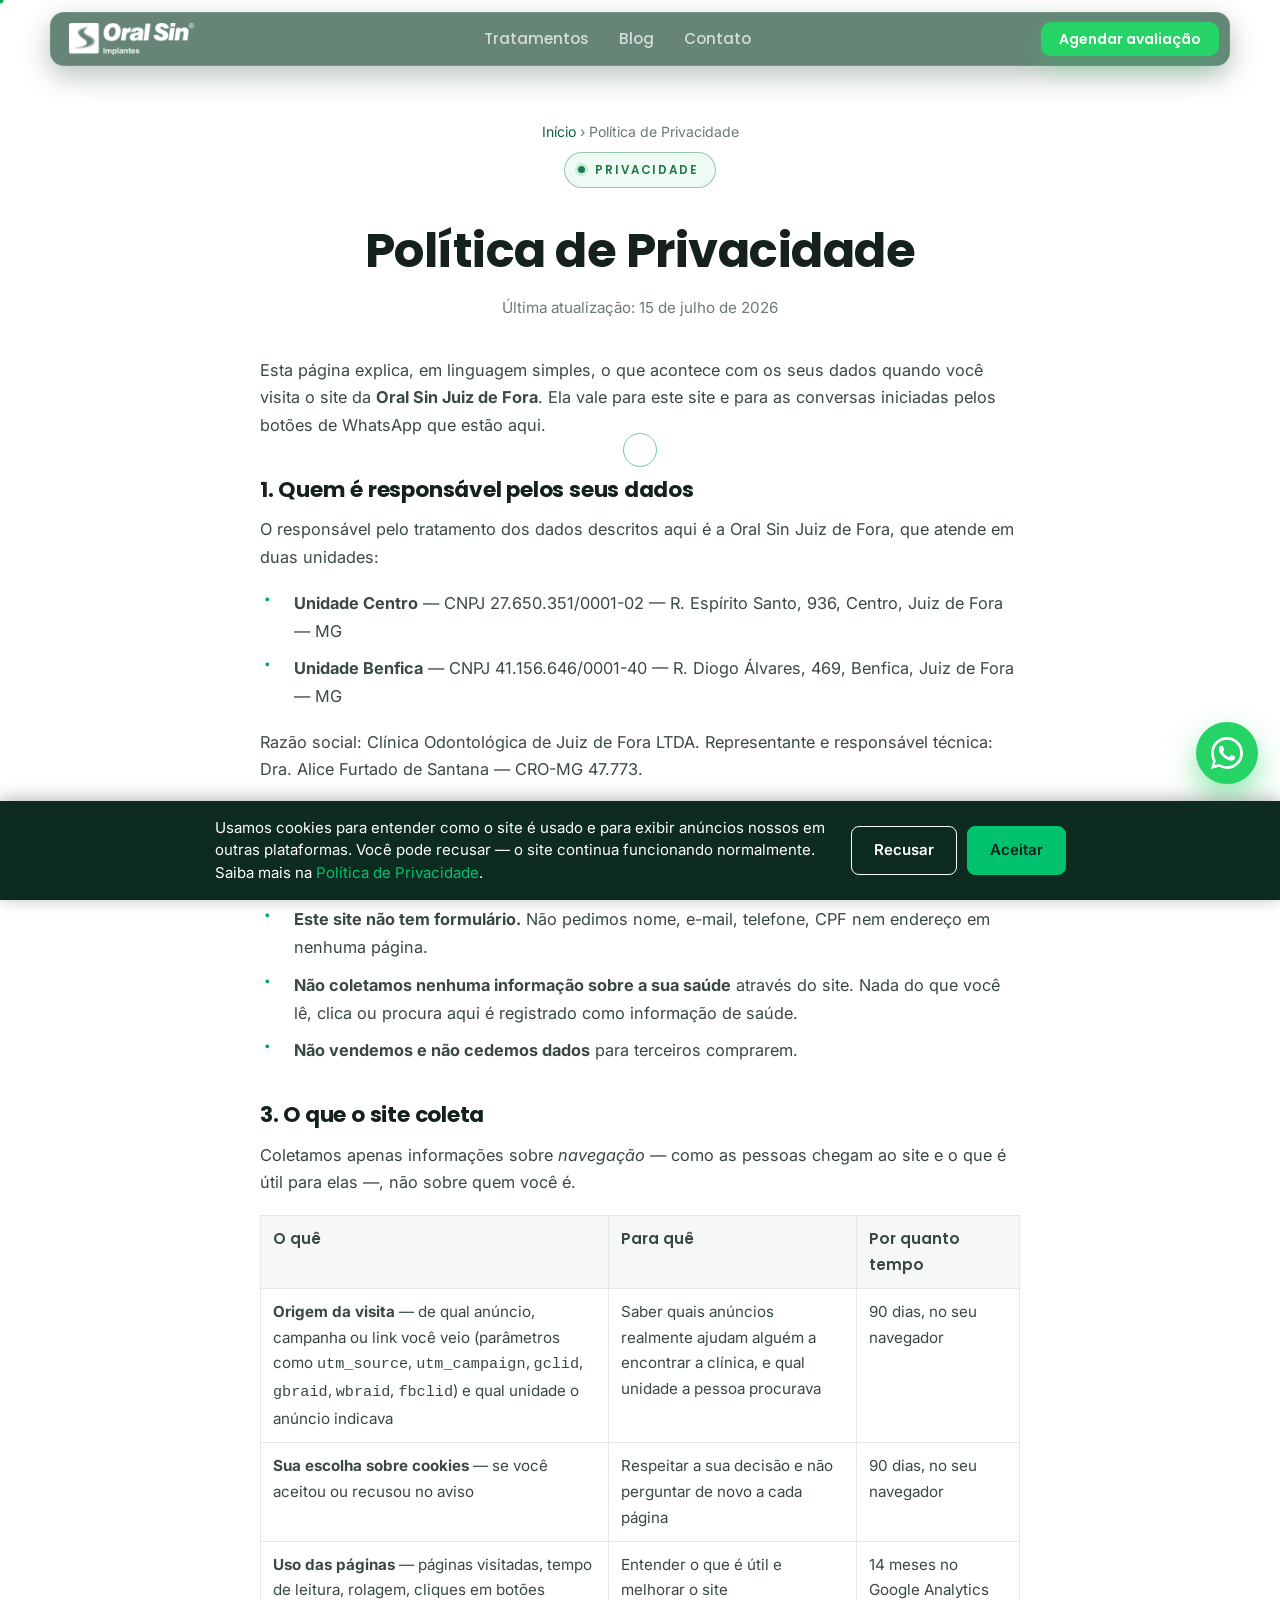
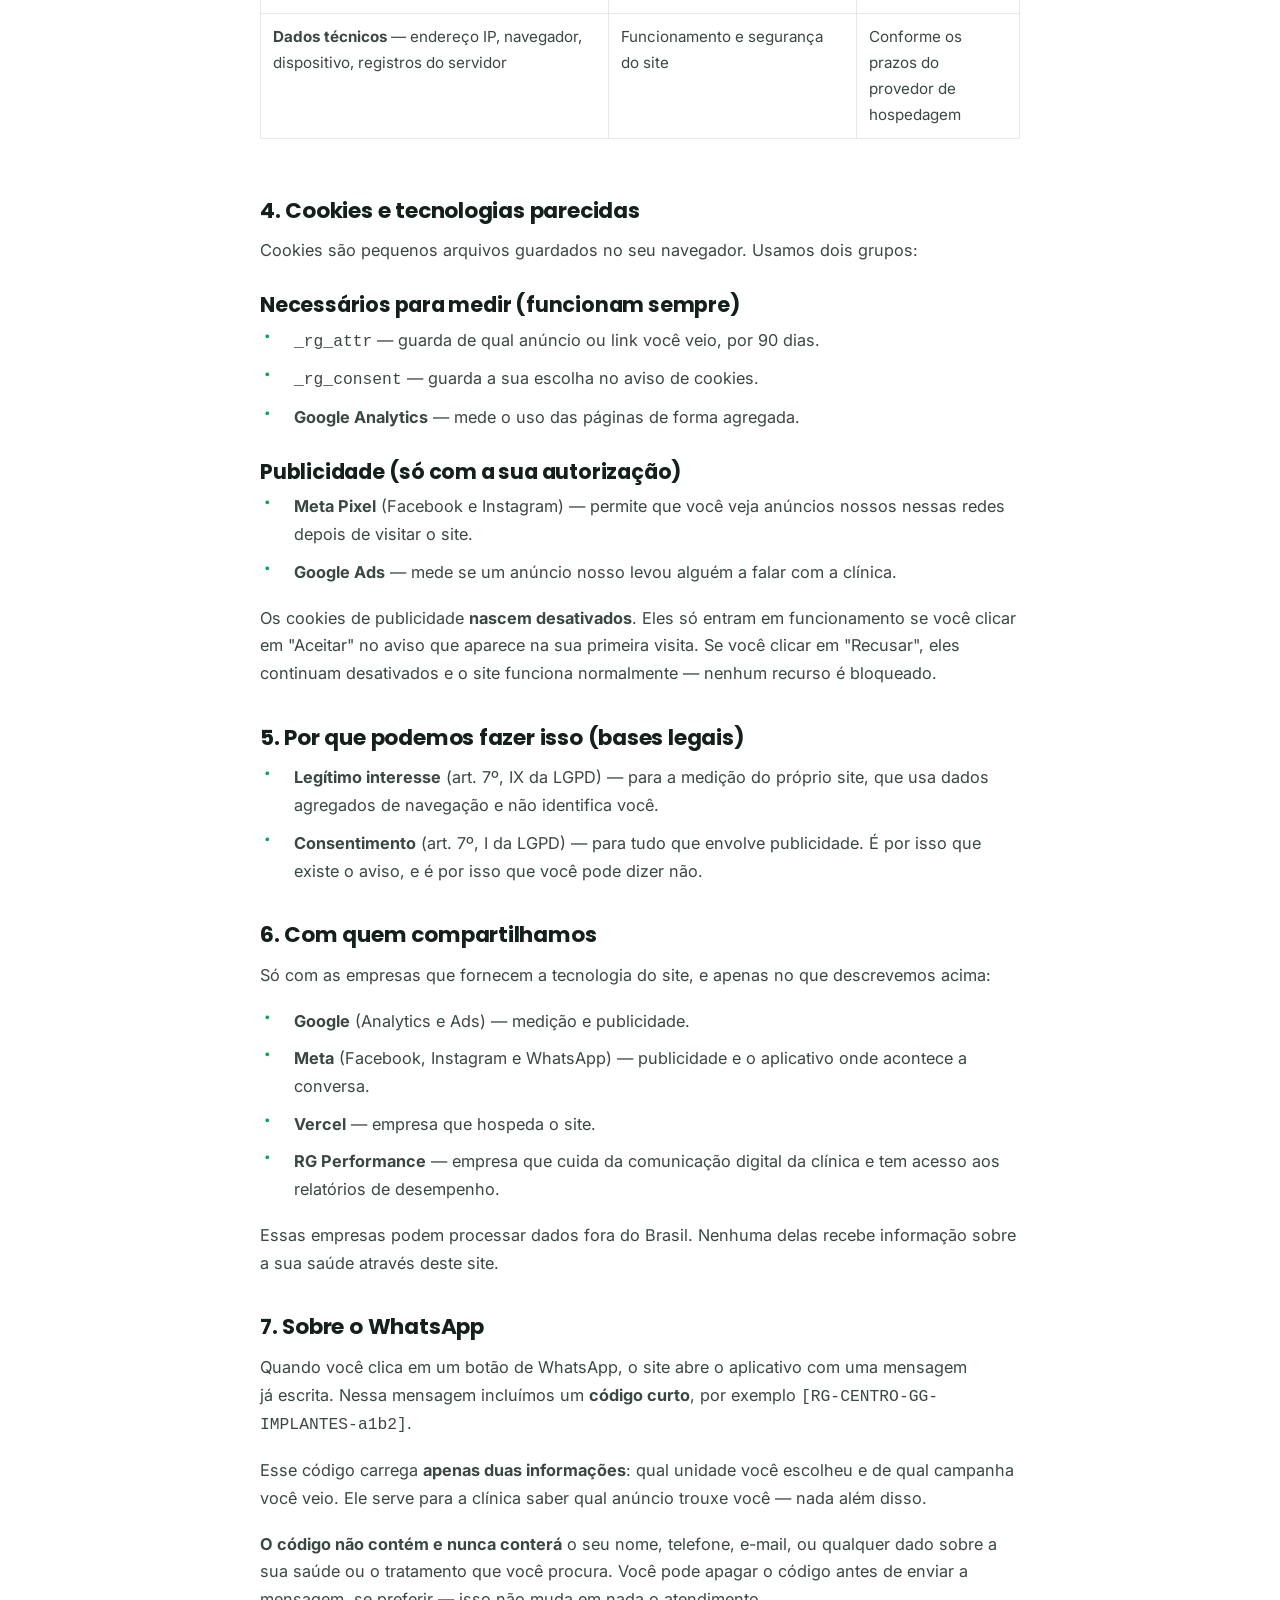
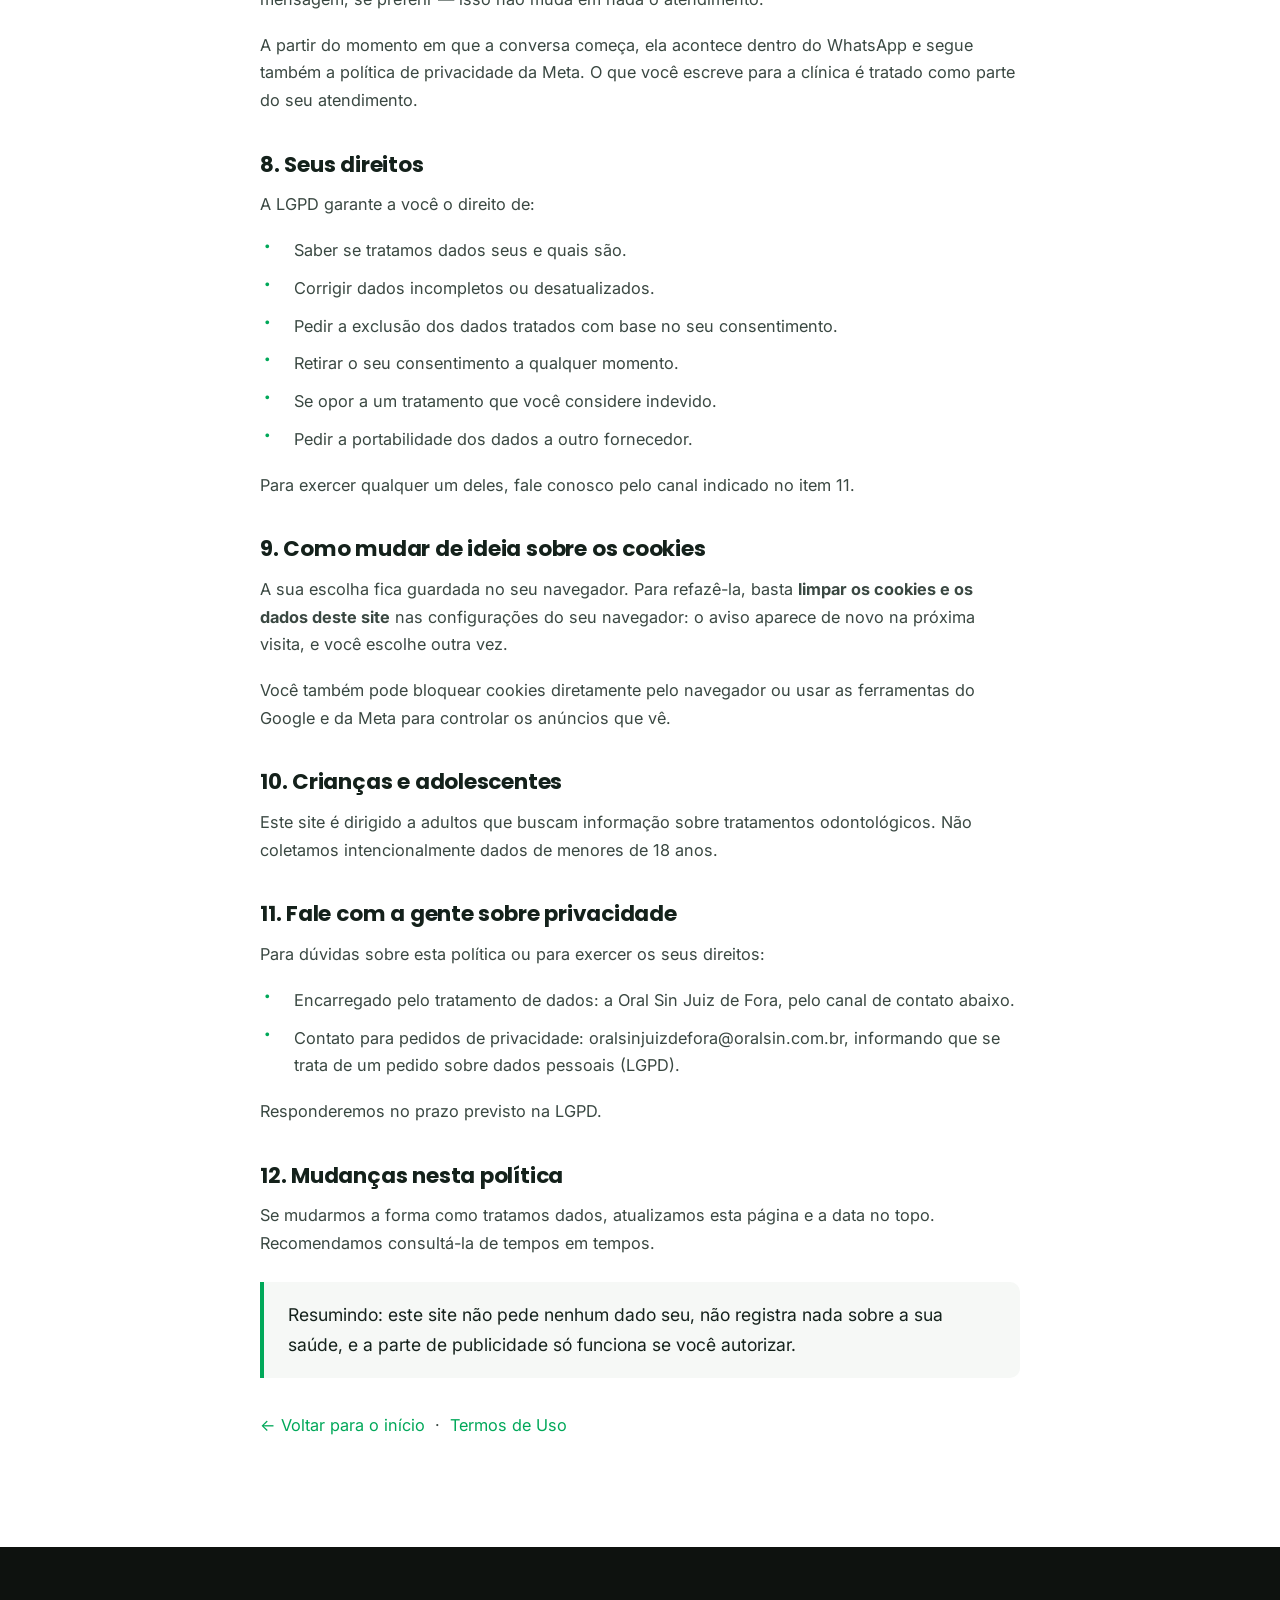
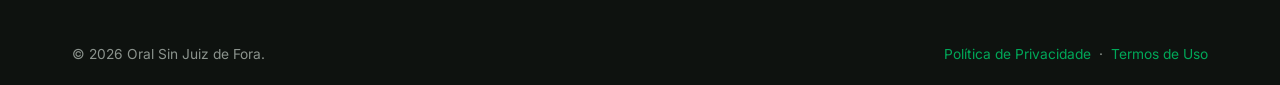
<file: politica-de-privacidade.html>
<!DOCTYPE html>
<html lang="pt-BR">
<head>
  <meta charset="UTF-8" />
  <meta name="viewport" content="width=device-width, initial-scale=1.0" />
  <title>Política de Privacidade | Oral Sin Juiz de Fora</title>
  <meta name="description" content="Como a Oral Sin Juiz de Fora trata os dados de quem visita este site: o que é coletado, por quê, por quanto tempo e como recusar." />
  <meta name="robots" content="index, follow" />
  <link rel="canonical" href="https://oralsinjuizdefora.com.br/politica-de-privacidade" />
  <link rel="icon" type="image/png" sizes="32x32" href="assets/img/favicon-32.png?v=26" />
  <link rel="icon" type="image/png" sizes="192x192" href="assets/img/favicon-192.png?v=26" />
  <link rel="apple-touch-icon" sizes="180x180" href="assets/img/apple-touch-icon.png?v=26" />
  <meta name="theme-color" content="#10603A" />
  <link rel="preconnect" href="https://fonts.googleapis.com" />
  <link rel="preconnect" href="https://fonts.gstatic.com" crossorigin />
  <link href="https://fonts.googleapis.com/css2?family=Poppins:ital,wght@0,500;0,600;0,700;0,800;1,800&family=Inter:wght@400;500;600&display=swap" rel="stylesheet" />
  <link rel="stylesheet" href="assets/css/styles.css?v=29" />
  <script src="assets/js/tracking.js?v=4" defer></script>
  <style>
    /* texto legal: lista com marcador neutro em vez do check da .prose */
    .legal .prose ul li::before { content: "·"; font-size: 1.4rem; line-height: 1; top: -2px; }
    .legal .prose h2 { font-size: 1.35rem; }
    .legal .prose p, .legal .prose ul li { font-size: 1.02rem; }
    .legal .prose table { width: 100%; border-collapse: collapse; margin: 0 0 22px; font-size: .95rem; }
    .legal .prose th, .legal .prose td { border: 1px solid var(--line); padding: 10px 12px; text-align: left; vertical-align: top; }
    .legal .prose th { background: var(--bg-alt); font-family: var(--font-head); font-weight: 600; }
    .legal .prose .tabela-wrap { overflow-x: auto; margin-bottom: 22px; }
  </style>
</head>
<body>
  <header class="header is-stuck">
    <div class="container">
      <a href="index.html" class="logo">
        <img class="logo__png" src="assets/img/logo-oralsin-v2-branco.png" alt="Oral Sin Implantes" onerror="this.remove()" />
        <span class="logo__svg"><span class="logo__mark"><svg viewBox="0 0 44 44" fill="none" aria-hidden="true"><path d="M31 12c-5-3.2-13.5-2.4-15.8 1.8-1.7 3.1 1.2 5.4 5.6 6.8 5.2 1.7 9.3 2.2 8.4 5.9-1 4.3-9.4 5.4-14.6 2" stroke="#fff" stroke-width="2.7" stroke-linecap="round" stroke-linejoin="round"/><path d="M14 31c4.6 2.4 11.4 1.8 14-1" stroke="#fff" stroke-width="1.4" stroke-linecap="round" opacity=".7"/></svg></span><span class="logo__text"><strong>Oral Sin</strong><span>Implantes</span></span></span>
      </a>
      <nav class="nav" aria-label="Menu">
        <a href="index.html#tratamentos">Tratamentos</a>
        <a href="index.html#blog">Blog</a>
        <a href="index.html#contato">Contato</a>
      </nav>
      <div class="header__cta">
        <a href="index.html#agendar" class="btn btn--wpp">Agendar avaliação</a>
      </div>
      <button class="nav-toggle" aria-label="Abrir menu" aria-expanded="false"><span></span><span></span><span></span></button>
    </div>
  </header>

  <article class="article legal">
    <div class="container">
      <div class="article__head">
        <div class="breadcrumb"><a href="index.html">Início</a> › Política de Privacidade</div>
        <span class="eyebrow">Privacidade</span>
        <h1>Política de Privacidade</h1>
        <p class="article__meta">Última atualização: 15 de julho de 2026</p>
      </div>

      <div class="prose">
        <p>Esta página explica, em linguagem simples, o que acontece com os seus dados quando você visita o site da <strong>Oral Sin Juiz de Fora</strong>. Ela vale para este site e para as conversas iniciadas pelos botões de WhatsApp que estão aqui.</p>

        <h2>1. Quem é responsável pelos seus dados</h2>
        <p>O responsável pelo tratamento dos dados descritos aqui é a Oral Sin Juiz de Fora, que atende em duas unidades:</p>
        <ul>
          <li><strong>Unidade Centro</strong> — CNPJ 27.650.351/0001-02 — R. Espírito Santo, 936, Centro, Juiz de Fora — MG</li>
          <li><strong>Unidade Benfica</strong> — CNPJ 41.156.646/0001-40 — R. Diogo Álvares, 469, Benfica, Juiz de Fora — MG</li>
        </ul>
        <p>Razão social: Clínica Odontológica de Juiz de Fora LTDA. Representante e responsável técnica: Dra. Alice Furtado de Santana — CRO-MG 47.773.</p>

        <h2>2. O que este site NÃO coleta</h2>
        <p>Começamos por aqui porque é a parte que mais tranquiliza:</p>
        <ul>
          <li><strong>Este site não tem formulário.</strong> Não pedimos nome, e-mail, telefone, CPF nem endereço em nenhuma página.</li>
          <li><strong>Não coletamos nenhuma informação sobre a sua saúde</strong> através do site. Nada do que você lê, clica ou procura aqui é registrado como informação de saúde.</li>
          <li><strong>Não vendemos e não cedemos dados</strong> para terceiros comprarem.</li>
        </ul>

        <h2>3. O que o site coleta</h2>
        <p>Coletamos apenas informações sobre <em>navegação</em> — como as pessoas chegam ao site e o que é útil para elas —, não sobre quem você é.</p>
        <div class="tabela-wrap">
        <table>
          <tr>
            <th>O quê</th>
            <th>Para quê</th>
            <th>Por quanto tempo</th>
          </tr>
          <tr>
            <td><strong>Origem da visita</strong> — de qual anúncio, campanha ou link você veio (parâmetros como <code>utm_source</code>, <code>utm_campaign</code>, <code>gclid</code>, <code>gbraid</code>, <code>wbraid</code>, <code>fbclid</code>) e qual unidade o anúncio indicava</td>
            <td>Saber quais anúncios realmente ajudam alguém a encontrar a clínica, e qual unidade a pessoa procurava</td>
            <td>90 dias, no seu navegador</td>
          </tr>
          <tr>
            <td><strong>Sua escolha sobre cookies</strong> — se você aceitou ou recusou no aviso</td>
            <td>Respeitar a sua decisão e não perguntar de novo a cada página</td>
            <td>90 dias, no seu navegador</td>
          </tr>
          <tr>
            <td><strong>Uso das páginas</strong> — páginas visitadas, tempo de leitura, rolagem, cliques em botões</td>
            <td>Entender o que é útil e melhorar o site</td>
            <td>14 meses no Google Analytics</td>
          </tr>
          <tr>
            <td><strong>Dados técnicos</strong> — endereço IP, navegador, dispositivo, registros do servidor</td>
            <td>Funcionamento e segurança do site</td>
            <td>Conforme os prazos do provedor de hospedagem</td>
          </tr>
        </table>
        </div>

        <h2>4. Cookies e tecnologias parecidas</h2>
        <p>Cookies são pequenos arquivos guardados no seu navegador. Usamos dois grupos:</p>

        <h3>Necessários para medir (funcionam sempre)</h3>
        <ul>
          <li><code>_rg_attr</code> — guarda de qual anúncio ou link você veio, por 90 dias.</li>
          <li><code>_rg_consent</code> — guarda a sua escolha no aviso de cookies.</li>
          <li><strong>Google Analytics</strong> — mede o uso das páginas de forma agregada.</li>
        </ul>

        <h3>Publicidade (só com a sua autorização)</h3>
        <ul>
          <li><strong>Meta Pixel</strong> (Facebook e Instagram) — permite que você veja anúncios nossos nessas redes depois de visitar o site.</li>
          <li><strong>Google Ads</strong> — mede se um anúncio nosso levou alguém a falar com a clínica.</li>
        </ul>
        <p>Os cookies de publicidade <strong>nascem desativados</strong>. Eles só entram em funcionamento se você clicar em "Aceitar" no aviso que aparece na sua primeira visita. Se você clicar em "Recusar", eles continuam desativados e o site funciona normalmente — nenhum recurso é bloqueado.</p>

        <h2>5. Por que podemos fazer isso (bases legais)</h2>
        <ul>
          <li><strong>Legítimo interesse</strong> (art. 7º, IX da LGPD) — para a medição do próprio site, que usa dados agregados de navegação e não identifica você.</li>
          <li><strong>Consentimento</strong> (art. 7º, I da LGPD) — para tudo que envolve publicidade. É por isso que existe o aviso, e é por isso que você pode dizer não.</li>
        </ul>

        <h2>6. Com quem compartilhamos</h2>
        <p>Só com as empresas que fornecem a tecnologia do site, e apenas no que descrevemos acima:</p>
        <ul>
          <li><strong>Google</strong> (Analytics e Ads) — medição e publicidade.</li>
          <li><strong>Meta</strong> (Facebook, Instagram e WhatsApp) — publicidade e o aplicativo onde acontece a conversa.</li>
          <li><strong>Vercel</strong> — empresa que hospeda o site.</li>
          <li><strong>RG Performance</strong> — empresa que cuida da comunicação digital da clínica e tem acesso aos relatórios de desempenho.</li>
        </ul>
        <p>Essas empresas podem processar dados fora do Brasil. Nenhuma delas recebe informação sobre a sua saúde através deste site.</p>

        <h2>7. Sobre o WhatsApp</h2>
        <p>Quando você clica em um botão de WhatsApp, o site abre o aplicativo com uma mensagem já escrita. Nessa mensagem incluímos um <strong>código curto</strong>, por exemplo <code>[RG-CENTRO-GG-IMPLANTES-a1b2]</code>.</p>
        <p>Esse código carrega <strong>apenas duas informações</strong>: qual unidade você escolheu e de qual campanha você veio. Ele serve para a clínica saber qual anúncio trouxe você — nada além disso.</p>
        <p><strong>O código não contém e nunca conterá</strong> o seu nome, telefone, e-mail, ou qualquer dado sobre a sua saúde ou o tratamento que você procura. Você pode apagar o código antes de enviar a mensagem, se preferir — isso não muda em nada o atendimento.</p>
        <p>A partir do momento em que a conversa começa, ela acontece dentro do WhatsApp e segue também a política de privacidade da Meta. O que você escreve para a clínica é tratado como parte do seu atendimento.</p>

        <h2>8. Seus direitos</h2>
        <p>A LGPD garante a você o direito de:</p>
        <ul>
          <li>Saber se tratamos dados seus e quais são.</li>
          <li>Corrigir dados incompletos ou desatualizados.</li>
          <li>Pedir a exclusão dos dados tratados com base no seu consentimento.</li>
          <li>Retirar o seu consentimento a qualquer momento.</li>
          <li>Se opor a um tratamento que você considere indevido.</li>
          <li>Pedir a portabilidade dos dados a outro fornecedor.</li>
        </ul>
        <p>Para exercer qualquer um deles, fale conosco pelo canal indicado no item 11.</p>

        <h2>9. Como mudar de ideia sobre os cookies</h2>
        <p>A sua escolha fica guardada no seu navegador. Para refazê-la, basta <strong>limpar os cookies e os dados deste site</strong> nas configurações do seu navegador: o aviso aparece de novo na próxima visita, e você escolhe outra vez.</p>
        <p>Você também pode bloquear cookies diretamente pelo navegador ou usar as ferramentas do <a href="https://myadcenter.google.com/" target="_blank" rel="noopener">Google</a> e da <a href="https://www.facebook.com/adpreferences" target="_blank" rel="noopener">Meta</a> para controlar os anúncios que vê.</p>

        <h2>10. Crianças e adolescentes</h2>
        <p>Este site é dirigido a adultos que buscam informação sobre tratamentos odontológicos. Não coletamos intencionalmente dados de menores de 18 anos.</p>

        <h2>11. Fale com a gente sobre privacidade</h2>
        <p>Para dúvidas sobre esta política ou para exercer os seus direitos:</p>
        <ul>
          <li>Encarregado pelo tratamento de dados: a Oral Sin Juiz de Fora, pelo canal de contato abaixo.</li>
          <li>Contato para pedidos de privacidade: <a href="mailto:oralsinjuizdefora@oralsin.com.br">oralsinjuizdefora@oralsin.com.br</a>, informando que se trata de um pedido sobre dados pessoais (LGPD).</li>
        </ul>
        <p>Responderemos no prazo previsto na LGPD.</p>

        <h2>12. Mudanças nesta política</h2>
        <p>Se mudarmos a forma como tratamos dados, atualizamos esta página e a data no topo. Recomendamos consultá-la de tempos em tempos.</p>

        <blockquote>Resumindo: este site não pede nenhum dado seu, não registra nada sobre a sua saúde, e a parte de publicidade só funciona se você autorizar.</blockquote>

        <p style="margin-top:34px;"><a href="index.html" style="color:var(--green)">&larr; Voltar para o início</a> &nbsp;·&nbsp; <a href="termos-de-uso.html" style="color:var(--green)">Termos de Uso</a></p>
      </div>
    </div>
  </article>

  <footer class="footer">
    <div class="container">
      <div class="footer__bottom" style="border:0;">
        <span>&copy; <span id="year">2026</span> Oral Sin Juiz de Fora.</span>
        <span><a href="politica-de-privacidade.html" style="color:var(--green)">Política de Privacidade</a> &nbsp;·&nbsp; <a href="termos-de-uso.html" style="color:var(--green)">Termos de Uso</a></span>
      </div>
    </div>
  </footer>

  <a class="wpp-float" href="index.html#agendar" aria-label="Agendar avaliação no WhatsApp">
    <svg viewBox="0 0 32 32" fill="currentColor"><path d="M16.003 0C7.164 0 .002 7.16.002 16c0 2.82.74 5.583 2.15 8.02L0 32l8.204-2.15A15.9 15.9 0 0 0 16.003 32C24.84 32 32 24.84 32 16S24.84 0 16.003 0zm0 29.2c-2.5 0-4.95-.67-7.088-1.94l-.508-.3-4.87 1.277 1.3-4.75-.33-.52A13.16 13.16 0 0 1 2.8 16c0-7.28 5.92-13.2 13.203-13.2 3.53 0 6.845 1.375 9.34 3.872a13.13 13.13 0 0 1 3.865 9.33c0 7.28-5.92 13.198-13.205 13.198zm7.24-9.885c-.397-.198-2.348-1.158-2.712-1.29-.363-.132-.628-.198-.892.2-.264.396-1.024 1.29-1.256 1.554-.23.264-.463.297-.86.1-.397-.2-1.676-.618-3.193-1.97-1.18-1.052-1.977-2.35-2.21-2.747-.23-.396-.024-.61.174-.807.178-.177.397-.462.595-.694.198-.23.264-.396.397-.66.132-.264.066-.495-.033-.694-.1-.198-.892-2.15-1.223-2.943-.322-.773-.65-.668-.892-.68l-.76-.014c-.264 0-.694.1-1.058.495-.363.396-1.388 1.356-1.388 3.31 0 1.953 1.42 3.84 1.618 4.104.198.264 2.796 4.27 6.775 5.986.947.41 1.686.653 2.262.836.95.302 1.815.26 2.498.157.762-.114 2.348-.96 2.68-1.884.33-.925.33-1.72.23-1.884-.098-.164-.362-.263-.76-.462z"/></svg>
  </a>
  <script src="assets/js/main.js?v=29"></script>
</body>
</html>
</file>
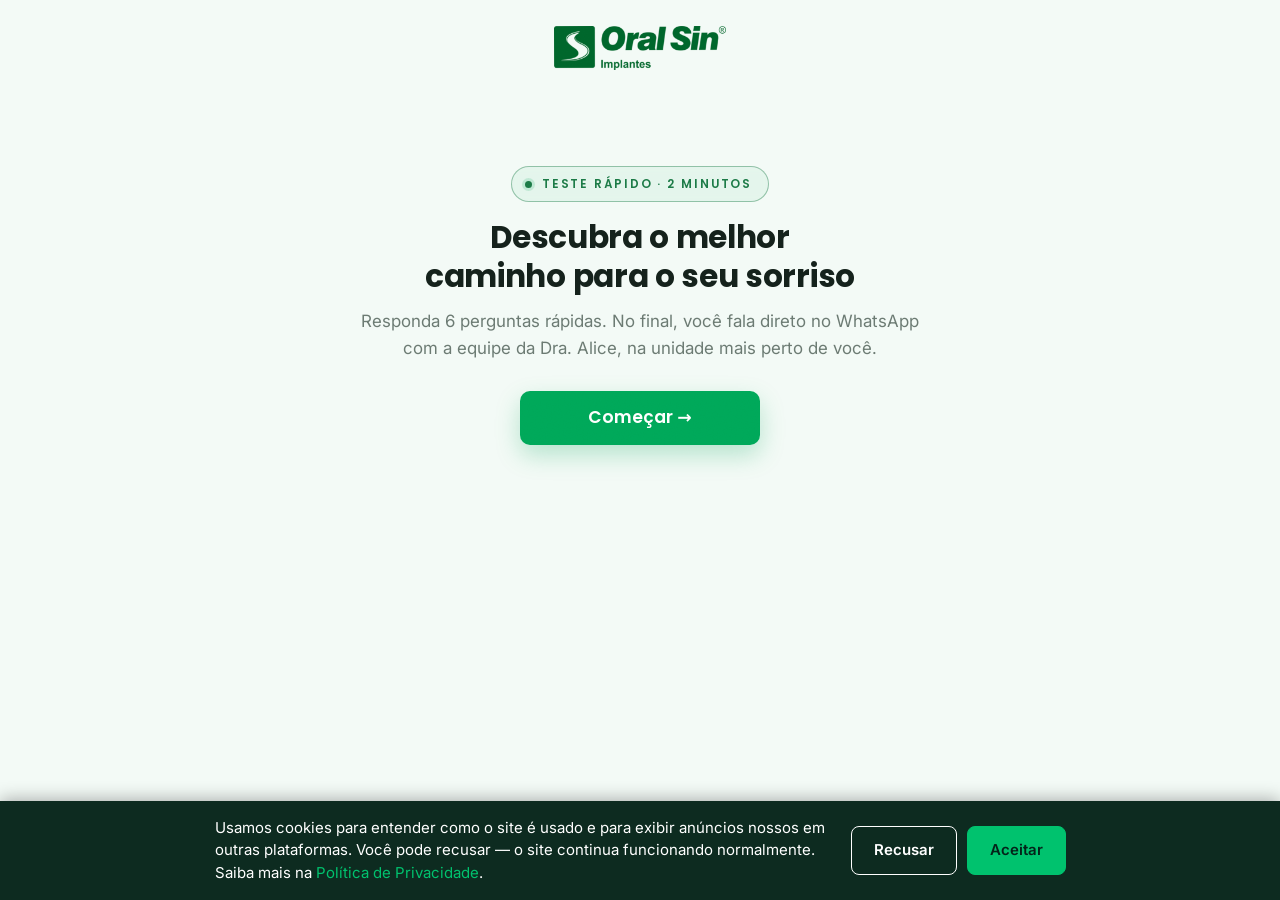
<file: quiz.html>
<!DOCTYPE html>
<html lang="pt-BR">
<head>
  <meta charset="UTF-8" />
  <meta name="viewport" content="width=device-width, initial-scale=1.0" />
  <title>Descubra o Melhor Caminho Para o Seu Sorriso | Oral Sin Juiz de Fora</title>
  <meta name="description" content="Responda 6 perguntas rápidas e descubra qual caminho combina com o seu caso: implante dentário, prótese fixa ou facetas. Fale direto no WhatsApp com a equipe da Dra. Alice em Juiz de Fora." />
  <link rel="canonical" href="https://oralsinjuizdefora.com.br/quiz" />

  <link rel="icon" type="image/png" sizes="32x32" href="assets/img/favicon-32.png?v=29" />
  <link rel="icon" type="image/png" sizes="192x192" href="assets/img/favicon-192.png?v=29" />
  <link rel="icon" type="image/png" sizes="512x512" href="assets/img/favicon-512.png?v=29" />
  <link rel="apple-touch-icon" sizes="180x180" href="assets/img/apple-touch-icon.png?v=29" />
  <meta name="theme-color" content="#10603A" />

  <meta property="og:type" content="website" />
  <meta property="og:title" content="Descubra o Melhor Caminho Para o Seu Sorriso | Oral Sin Juiz de Fora" />
  <meta property="og:description" content="6 perguntas rápidas: implante, prótese fixa ou facetas. No final, você fala direto no WhatsApp com a equipe da Dra. Alice." />
  <meta property="og:locale" content="pt_BR" />

  <link rel="preconnect" href="https://fonts.googleapis.com" />
  <link rel="preconnect" href="https://fonts.gstatic.com" crossorigin />
  <link href="https://fonts.googleapis.com/css2?family=Poppins:ital,wght@0,500;0,600;0,700;0,800;1,800&family=Inter:wght@400;500;600&display=swap" rel="stylesheet" />
  <link rel="stylesheet" href="assets/css/styles.css?v=30" />
  <link rel="stylesheet" href="assets/css/quiz.css?v=3" />
  <script src="assets/js/tracking.js?v=4" defer></script>
</head>
<body class="quiz-body">

  <!-- Sem header/nav de proposito: pagina de destino de anuncio, foco total
       no fluxo. A logo leva de volta ao site para quem quiser sair. -->
  <div class="quiz-top">
    <a href="/" class="quiz-logo" aria-label="Voltar ao site da Oral Sin Juiz de Fora">
      <img src="assets/img/logo-oralsin-v2-verde.png" alt="Oral Sin Implantes — Juiz de Fora" onerror="this.remove()" />
    </a>
  </div>

  <!-- id="quiz" tambem alimenta o tracking: o listener global do
       tracking.js registra secao:'quiz' no clique final de WhatsApp. -->
  <section id="quiz" class="quiz-wrap">

    <div class="quiz-progress" id="quizProgress" hidden>
      <span class="quiz-progress__label" id="quizProgressLabel">Pergunta 1 de 6</span>
      <div class="quiz-progress__bar" aria-hidden="true"><span id="quizProgressFill"></span></div>
    </div>

    <div class="quiz-screen" id="quizScreen" aria-live="polite">
      <!-- Tela 0 estatica: aparece mesmo antes do JS carregar.
           O quiz.js assume a partir do clique em "Começar". -->
      <div class="quiz-intro">
        <span class="eyebrow">Teste rápido · 2 minutos</span>
        <h1 class="quiz-title">Descubra o melhor caminho para o seu sorriso</h1>
        <p class="quiz-sub">
          Responda 6 perguntas rápidas. No final, você fala direto no WhatsApp
          com a equipe da Dra. Alice, na unidade mais perto de você.
        </p>
        <button type="button" class="btn btn--green btn--lg quiz-start" id="quizStart">Começar →</button>
        <noscript>
          <p class="quiz-sub" style="margin-top:24px;">
            Para fazer o teste, ative o JavaScript — ou, se preferir,
            <a href="/#agendar" style="color:var(--green-deep);font-weight:600;">fale direto com a equipe pelo WhatsApp</a>.
          </p>
        </noscript>
      </div>
    </div>

  </section>

  <footer class="quiz-footer">
    <span>Oral Sin Juiz de Fora · Centro e Benfica</span>
    <span>Conteúdo de caráter informativo. A indicação de tratamento é feita apenas em exame clínico presencial.</span>
  </footer>

  <script src="assets/js/quiz.js?v=5"></script>
</body>
</html>
</file>
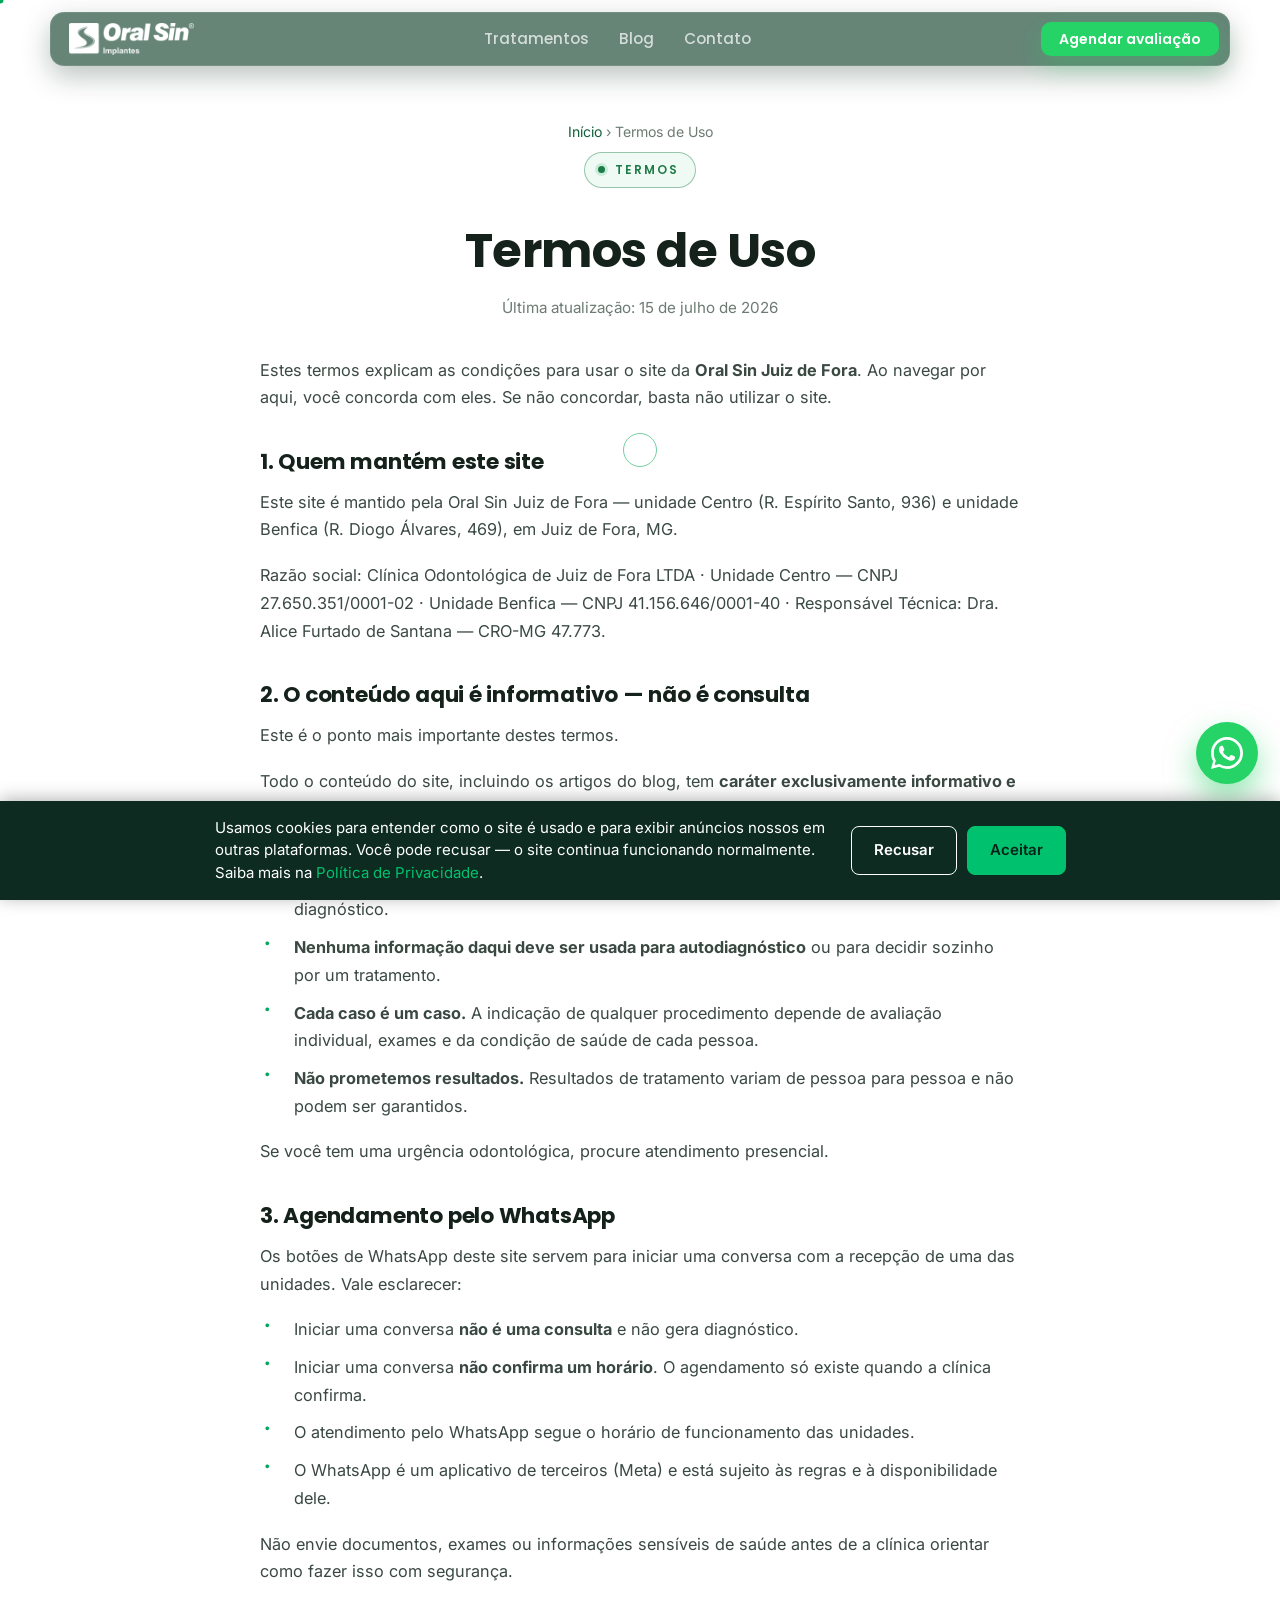
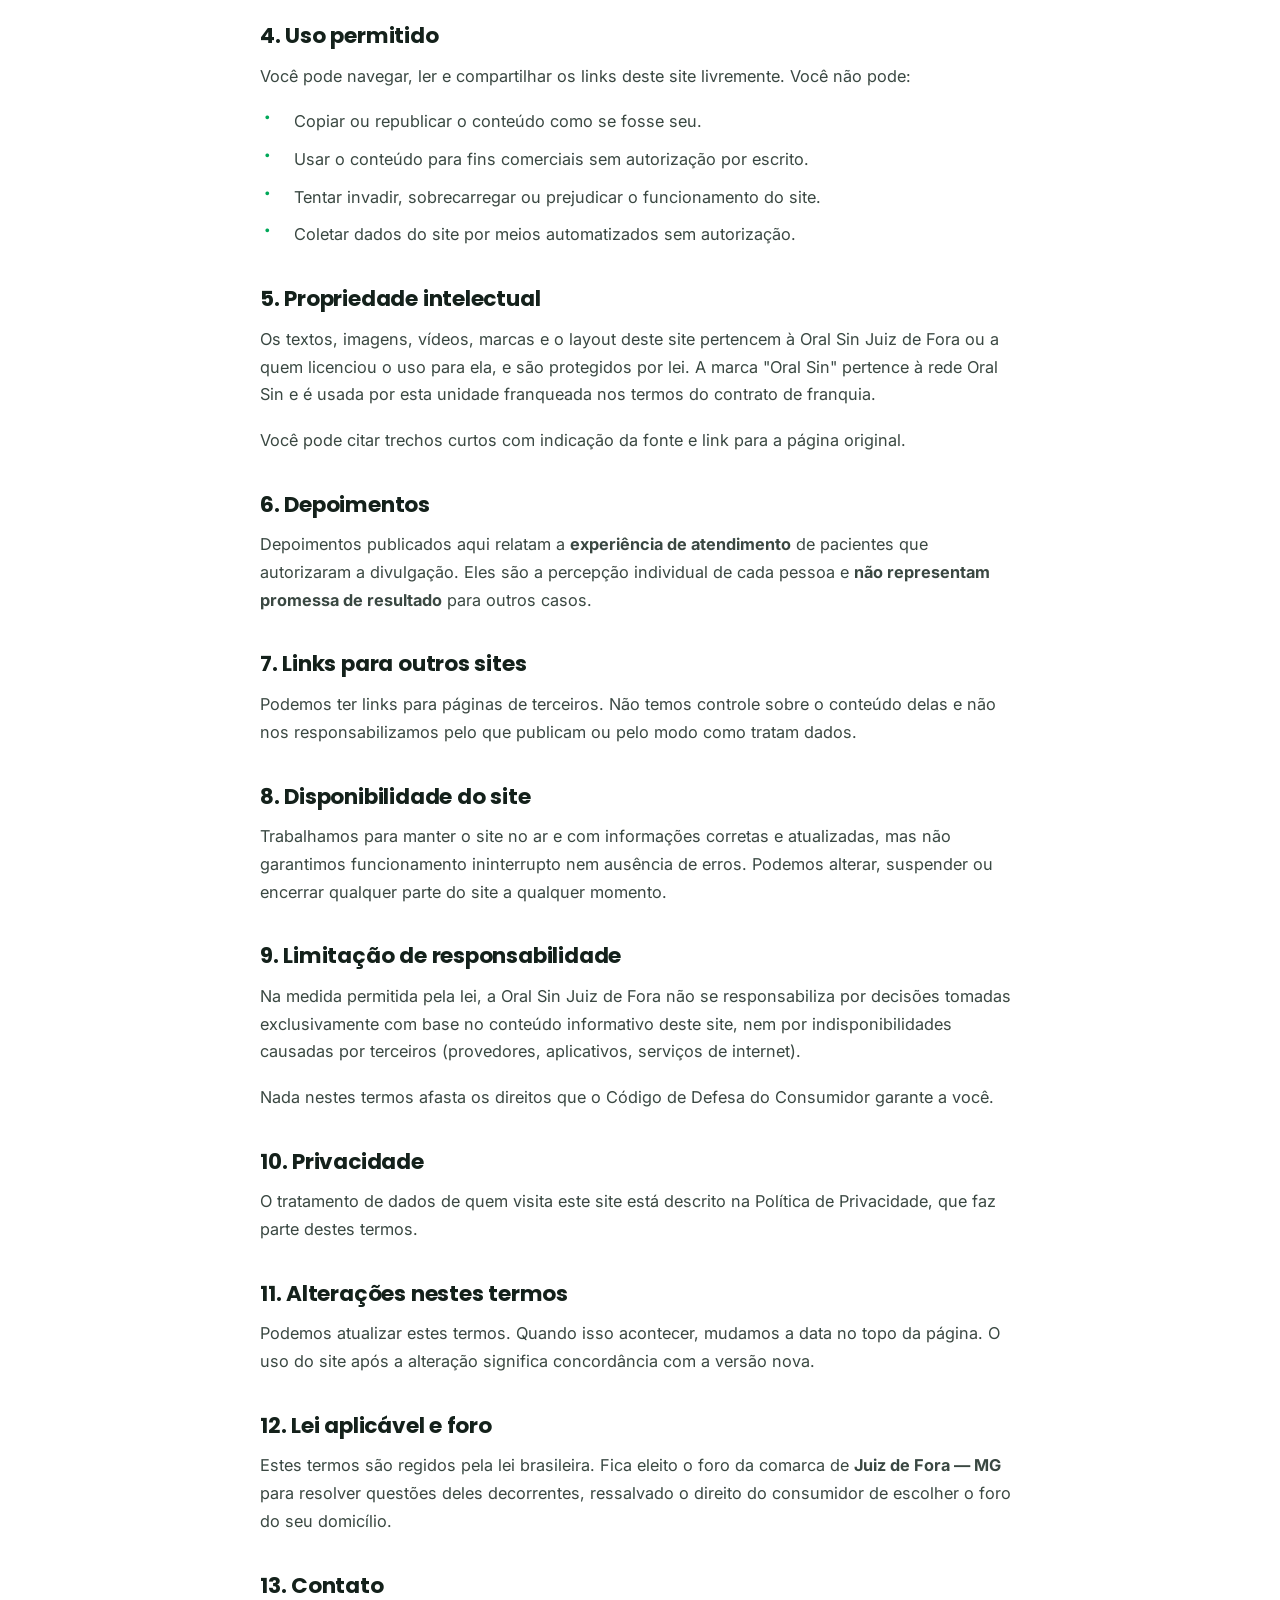
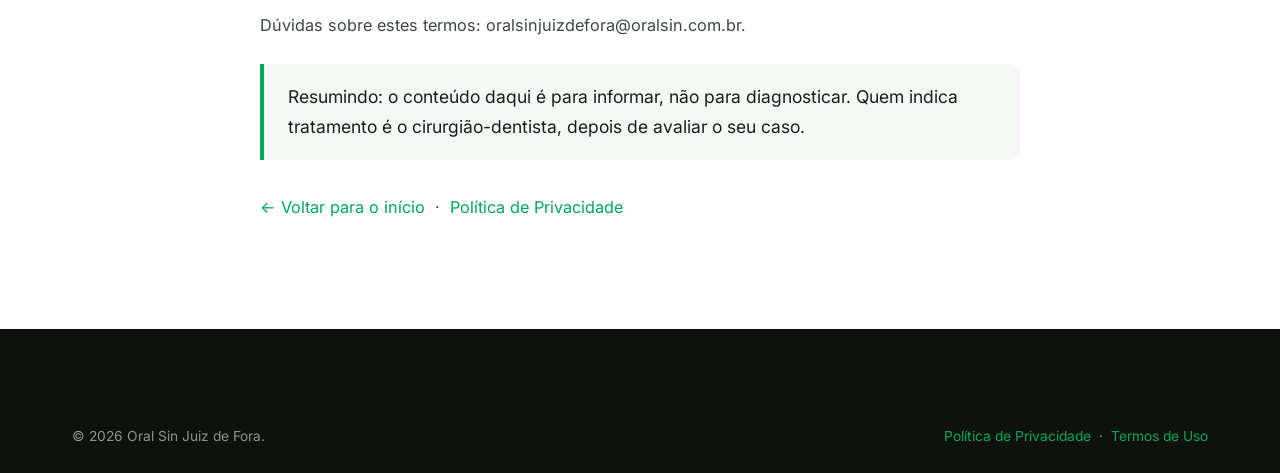
<file: termos-de-uso.html>
<!DOCTYPE html>
<html lang="pt-BR">
<head>
  <meta charset="UTF-8" />
  <meta name="viewport" content="width=device-width, initial-scale=1.0" />
  <title>Termos de Uso | Oral Sin Juiz de Fora</title>
  <meta name="description" content="Condições de uso do site da Oral Sin Juiz de Fora: caráter informativo do conteúdo, agendamento por WhatsApp e limites de responsabilidade." />
  <meta name="robots" content="index, follow" />
  <link rel="canonical" href="https://oralsinjuizdefora.com.br/termos-de-uso" />
  <link rel="icon" type="image/png" sizes="32x32" href="assets/img/favicon-32.png?v=26" />
  <link rel="icon" type="image/png" sizes="192x192" href="assets/img/favicon-192.png?v=26" />
  <link rel="apple-touch-icon" sizes="180x180" href="assets/img/apple-touch-icon.png?v=26" />
  <meta name="theme-color" content="#10603A" />
  <link rel="preconnect" href="https://fonts.googleapis.com" />
  <link rel="preconnect" href="https://fonts.gstatic.com" crossorigin />
  <link href="https://fonts.googleapis.com/css2?family=Poppins:ital,wght@0,500;0,600;0,700;0,800;1,800&family=Inter:wght@400;500;600&display=swap" rel="stylesheet" />
  <link rel="stylesheet" href="assets/css/styles.css?v=29" />
  <script src="assets/js/tracking.js?v=4" defer></script>
  <style>
    .legal .prose ul li::before { content: "·"; font-size: 1.4rem; line-height: 1; top: -2px; }
    .legal .prose h2 { font-size: 1.35rem; }
    .legal .prose p, .legal .prose ul li { font-size: 1.02rem; }
  </style>
</head>
<body>
  <header class="header is-stuck">
    <div class="container">
      <a href="index.html" class="logo">
        <img class="logo__png" src="assets/img/logo-oralsin-v2-branco.png" alt="Oral Sin Implantes" onerror="this.remove()" />
        <span class="logo__svg"><span class="logo__mark"><svg viewBox="0 0 44 44" fill="none" aria-hidden="true"><path d="M31 12c-5-3.2-13.5-2.4-15.8 1.8-1.7 3.1 1.2 5.4 5.6 6.8 5.2 1.7 9.3 2.2 8.4 5.9-1 4.3-9.4 5.4-14.6 2" stroke="#fff" stroke-width="2.7" stroke-linecap="round" stroke-linejoin="round"/><path d="M14 31c4.6 2.4 11.4 1.8 14-1" stroke="#fff" stroke-width="1.4" stroke-linecap="round" opacity=".7"/></svg></span><span class="logo__text"><strong>Oral Sin</strong><span>Implantes</span></span></span>
      </a>
      <nav class="nav" aria-label="Menu">
        <a href="index.html#tratamentos">Tratamentos</a>
        <a href="index.html#blog">Blog</a>
        <a href="index.html#contato">Contato</a>
      </nav>
      <div class="header__cta">
        <a href="index.html#agendar" class="btn btn--wpp">Agendar avaliação</a>
      </div>
      <button class="nav-toggle" aria-label="Abrir menu" aria-expanded="false"><span></span><span></span><span></span></button>
    </div>
  </header>

  <article class="article legal">
    <div class="container">
      <div class="article__head">
        <div class="breadcrumb"><a href="index.html">Início</a> › Termos de Uso</div>
        <span class="eyebrow">Termos</span>
        <h1>Termos de Uso</h1>
        <p class="article__meta">Última atualização: 15 de julho de 2026</p>
      </div>

      <div class="prose">
        <p>Estes termos explicam as condições para usar o site da <strong>Oral Sin Juiz de Fora</strong>. Ao navegar por aqui, você concorda com eles. Se não concordar, basta não utilizar o site.</p>

        <h2>1. Quem mantém este site</h2>
        <p>Este site é mantido pela Oral Sin Juiz de Fora — unidade Centro (R. Espírito Santo, 936) e unidade Benfica (R. Diogo Álvares, 469), em Juiz de Fora, MG.</p>
        <p>Razão social: Clínica Odontológica de Juiz de Fora LTDA · Unidade Centro — CNPJ 27.650.351/0001-02 · Unidade Benfica — CNPJ 41.156.646/0001-40 · Responsável Técnica: Dra. Alice Furtado de Santana — CRO-MG 47.773.</p>

        <h2>2. O conteúdo aqui é informativo — não é consulta</h2>
        <p>Este é o ponto mais importante destes termos.</p>
        <p>Todo o conteúdo do site, incluindo os artigos do blog, tem <strong>caráter exclusivamente informativo e educativo</strong>. Ele existe para ajudar você a entender melhor os tratamentos e chegar mais preparado a uma conversa com um profissional.</p>
        <ul>
          <li><strong>O conteúdo não substitui a consulta</strong> com um cirurgião-dentista, nem o exame clínico, nem o diagnóstico.</li>
          <li><strong>Nenhuma informação daqui deve ser usada para autodiagnóstico</strong> ou para decidir sozinho por um tratamento.</li>
          <li><strong>Cada caso é um caso.</strong> A indicação de qualquer procedimento depende de avaliação individual, exames e da condição de saúde de cada pessoa.</li>
          <li><strong>Não prometemos resultados.</strong> Resultados de tratamento variam de pessoa para pessoa e não podem ser garantidos.</li>
        </ul>
        <p>Se você tem uma urgência odontológica, procure atendimento presencial.</p>

        <h2>3. Agendamento pelo WhatsApp</h2>
        <p>Os botões de WhatsApp deste site servem para iniciar uma conversa com a recepção de uma das unidades. Vale esclarecer:</p>
        <ul>
          <li>Iniciar uma conversa <strong>não é uma consulta</strong> e não gera diagnóstico.</li>
          <li>Iniciar uma conversa <strong>não confirma um horário</strong>. O agendamento só existe quando a clínica confirma.</li>
          <li>O atendimento pelo WhatsApp segue o horário de funcionamento das unidades.</li>
          <li>O WhatsApp é um aplicativo de terceiros (Meta) e está sujeito às regras e à disponibilidade dele.</li>
        </ul>
        <p>Não envie documentos, exames ou informações sensíveis de saúde antes de a clínica orientar como fazer isso com segurança.</p>

        <h2>4. Uso permitido</h2>
        <p>Você pode navegar, ler e compartilhar os links deste site livremente. Você não pode:</p>
        <ul>
          <li>Copiar ou republicar o conteúdo como se fosse seu.</li>
          <li>Usar o conteúdo para fins comerciais sem autorização por escrito.</li>
          <li>Tentar invadir, sobrecarregar ou prejudicar o funcionamento do site.</li>
          <li>Coletar dados do site por meios automatizados sem autorização.</li>
        </ul>

        <h2>5. Propriedade intelectual</h2>
        <p>Os textos, imagens, vídeos, marcas e o layout deste site pertencem à Oral Sin Juiz de Fora ou a quem licenciou o uso para ela, e são protegidos por lei. A marca "Oral Sin" pertence à rede Oral Sin e é usada por esta unidade franqueada nos termos do contrato de franquia.</p>
        <p>Você pode citar trechos curtos com indicação da fonte e link para a página original.</p>

        <h2>6. Depoimentos</h2>
        <p>Depoimentos publicados aqui relatam a <strong>experiência de atendimento</strong> de pacientes que autorizaram a divulgação. Eles são a percepção individual de cada pessoa e <strong>não representam promessa de resultado</strong> para outros casos.</p>

        <h2>7. Links para outros sites</h2>
        <p>Podemos ter links para páginas de terceiros. Não temos controle sobre o conteúdo delas e não nos responsabilizamos pelo que publicam ou pelo modo como tratam dados.</p>

        <h2>8. Disponibilidade do site</h2>
        <p>Trabalhamos para manter o site no ar e com informações corretas e atualizadas, mas não garantimos funcionamento ininterrupto nem ausência de erros. Podemos alterar, suspender ou encerrar qualquer parte do site a qualquer momento.</p>

        <h2>9. Limitação de responsabilidade</h2>
        <p>Na medida permitida pela lei, a Oral Sin Juiz de Fora não se responsabiliza por decisões tomadas exclusivamente com base no conteúdo informativo deste site, nem por indisponibilidades causadas por terceiros (provedores, aplicativos, serviços de internet).</p>
        <p>Nada nestes termos afasta os direitos que o Código de Defesa do Consumidor garante a você.</p>

        <h2>10. Privacidade</h2>
        <p>O tratamento de dados de quem visita este site está descrito na <a href="politica-de-privacidade.html">Política de Privacidade</a>, que faz parte destes termos.</p>

        <h2>11. Alterações nestes termos</h2>
        <p>Podemos atualizar estes termos. Quando isso acontecer, mudamos a data no topo da página. O uso do site após a alteração significa concordância com a versão nova.</p>

        <h2>12. Lei aplicável e foro</h2>
        <p>Estes termos são regidos pela lei brasileira. Fica eleito o foro da comarca de <strong>Juiz de Fora — MG</strong> para resolver questões deles decorrentes, ressalvado o direito do consumidor de escolher o foro do seu domicílio.</p>

        <h2>13. Contato</h2>
        <p>Dúvidas sobre estes termos: <a href="mailto:oralsinjuizdefora@oralsin.com.br">oralsinjuizdefora@oralsin.com.br</a>.</p>

        <blockquote>Resumindo: o conteúdo daqui é para informar, não para diagnosticar. Quem indica tratamento é o cirurgião-dentista, depois de avaliar o seu caso.</blockquote>

        <p style="margin-top:34px;"><a href="index.html" style="color:var(--green)">&larr; Voltar para o início</a> &nbsp;·&nbsp; <a href="politica-de-privacidade.html" style="color:var(--green)">Política de Privacidade</a></p>
      </div>
    </div>
  </article>

  <footer class="footer">
    <div class="container">
      <div class="footer__bottom" style="border:0;">
        <span>&copy; <span id="year">2026</span> Oral Sin Juiz de Fora.</span>
        <span><a href="politica-de-privacidade.html" style="color:var(--green)">Política de Privacidade</a> &nbsp;·&nbsp; <a href="termos-de-uso.html" style="color:var(--green)">Termos de Uso</a></span>
      </div>
    </div>
  </footer>

  <a class="wpp-float" href="index.html#agendar" aria-label="Agendar avaliação no WhatsApp">
    <svg viewBox="0 0 32 32" fill="currentColor"><path d="M16.003 0C7.164 0 .002 7.16.002 16c0 2.82.74 5.583 2.15 8.02L0 32l8.204-2.15A15.9 15.9 0 0 0 16.003 32C24.84 32 32 24.84 32 16S24.84 0 16.003 0zm0 29.2c-2.5 0-4.95-.67-7.088-1.94l-.508-.3-4.87 1.277 1.3-4.75-.33-.52A13.16 13.16 0 0 1 2.8 16c0-7.28 5.92-13.2 13.203-13.2 3.53 0 6.845 1.375 9.34 3.872a13.13 13.13 0 0 1 3.865 9.33c0 7.28-5.92 13.198-13.205 13.198zm7.24-9.885c-.397-.198-2.348-1.158-2.712-1.29-.363-.132-.628-.198-.892.2-.264.396-1.024 1.29-1.256 1.554-.23.264-.463.297-.86.1-.397-.2-1.676-.618-3.193-1.97-1.18-1.052-1.977-2.35-2.21-2.747-.23-.396-.024-.61.174-.807.178-.177.397-.462.595-.694.198-.23.264-.396.397-.66.132-.264.066-.495-.033-.694-.1-.198-.892-2.15-1.223-2.943-.322-.773-.65-.668-.892-.68l-.76-.014c-.264 0-.694.1-1.058.495-.363.396-1.388 1.356-1.388 3.31 0 1.953 1.42 3.84 1.618 4.104.198.264 2.796 4.27 6.775 5.986.947.41 1.686.653 2.262.836.95.302 1.815.26 2.498.157.762-.114 2.348-.96 2.68-1.884.33-.925.33-1.72.23-1.884-.098-.164-.362-.263-.76-.462z"/></svg>
  </a>
  <script src="assets/js/main.js?v=29"></script>
</body>
</html>
</file>
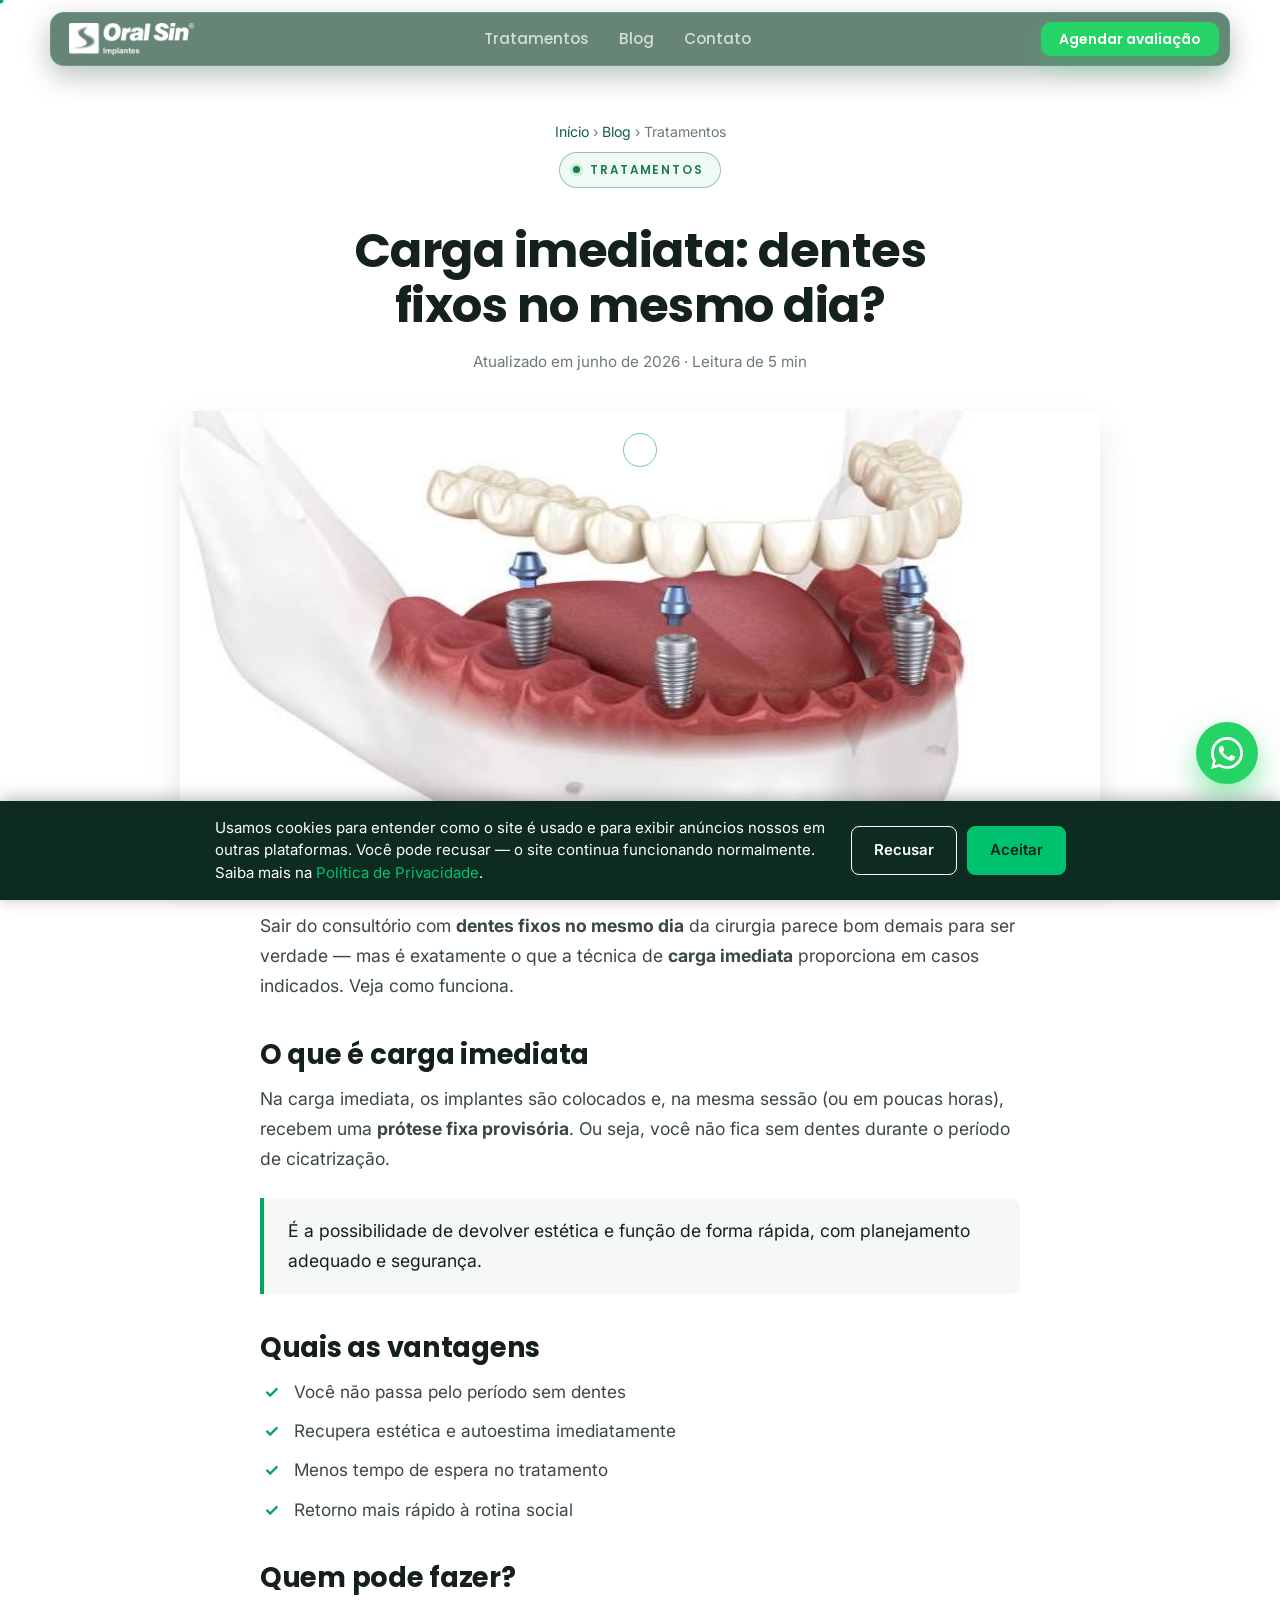
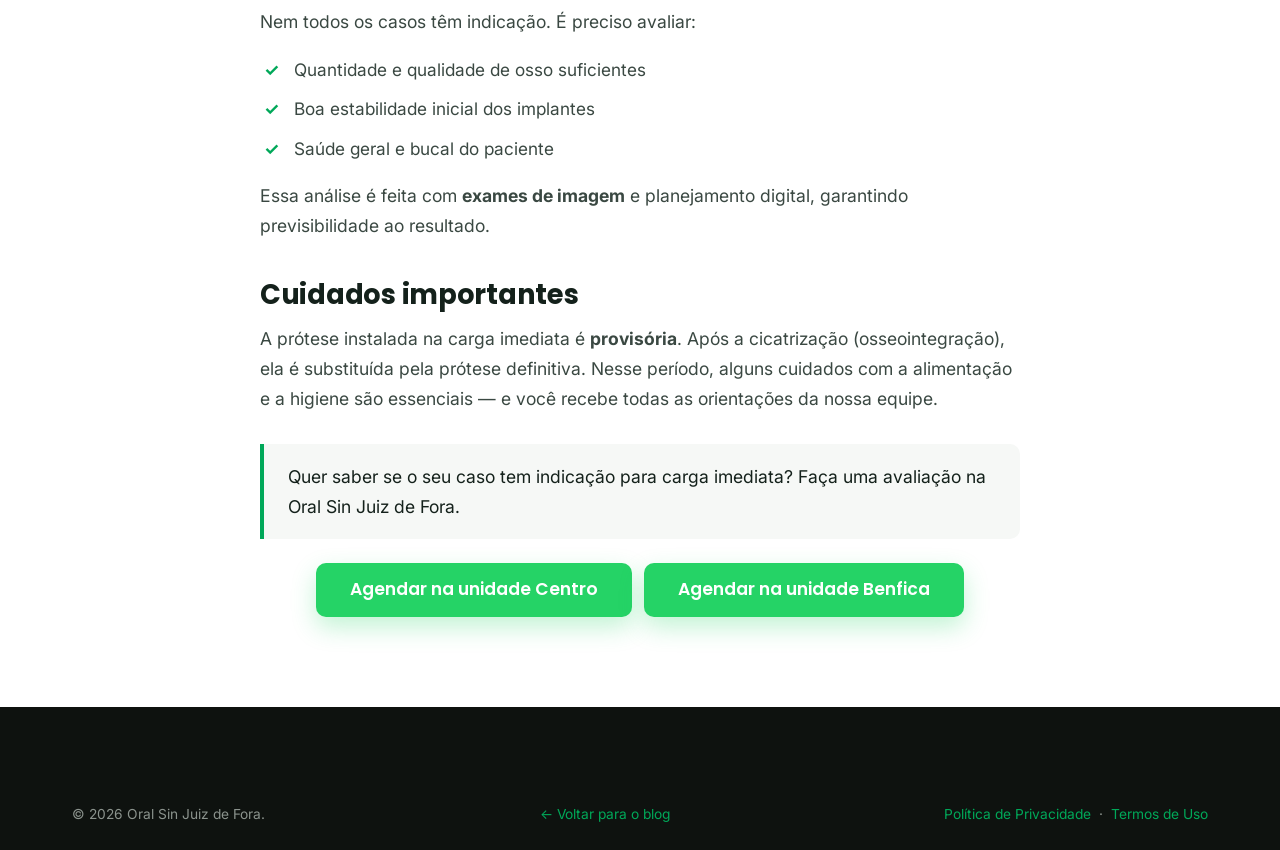
<file: blog/carga-imediata-dentes-fixos-mesmo-dia.html>
<!DOCTYPE html>
<html lang="pt-BR">
<head>
  <meta charset="UTF-8" />
  <meta name="viewport" content="width=device-width, initial-scale=1.0" />
  <title>Carga Imediata: Dentes Fixos no Mesmo Dia? | Oral Sin Juiz de Fora</title>
  <meta name="description" content="Carga imediata permite sair com dentes fixos no mesmo dia da cirurgia. Veja como funciona, quem pode fazer e os cuidados. Oral Sin Juiz de Fora." />
  <link rel="canonical" href="https://oralsinjuizdefora.com.br/blog/carga-imediata-dentes-fixos-mesmo-dia.html" />
  <link rel="icon" type="image/png" sizes="32x32" href="../assets/img/favicon-32.png?v=26" />
  <link rel="icon" type="image/png" sizes="192x192" href="../assets/img/favicon-192.png?v=26" />
  <link rel="icon" type="image/png" sizes="512x512" href="../assets/img/favicon-512.png?v=26" />
  <link rel="apple-touch-icon" sizes="180x180" href="../assets/img/apple-touch-icon.png?v=26" />
  <meta name="theme-color" content="#10603A" />
  <link rel="preconnect" href="https://fonts.googleapis.com" />
  <link rel="preconnect" href="https://fonts.gstatic.com" crossorigin />
  <link href="https://fonts.googleapis.com/css2?family=Poppins:wght@500;600;700;800&family=Inter:wght@400;500;600&display=swap" rel="stylesheet" />
  <link rel="stylesheet" href="../assets/css/styles.css?v=25" />
  <script src="../assets/js/tracking.js?v=4" defer></script>
  <script type="application/ld+json">
  {"@context":"https://schema.org","@type":"Article","headline":"Carga imediata: dentes fixos no mesmo dia?","author":{"@type":"Organization","name":"Oral Sin Juiz de Fora"},"publisher":{"@type":"Organization","name":"Oral Sin Juiz de Fora"},"inLanguage":"pt-BR"}
  </script>
</head>
<body>
  <header class="header is-stuck">
    <div class="container">
      <a href="../index.html" class="logo">
        <img class="logo__png" src="../assets/img/logo-oralsin-v2-branco.png" alt="Oral Sin Implantes" onerror="this.remove()" />
        <span class="logo__svg"><span class="logo__mark"><svg viewBox="0 0 44 44" fill="none" aria-hidden="true"><path d="M31 12c-5-3.2-13.5-2.4-15.8 1.8-1.7 3.1 1.2 5.4 5.6 6.8 5.2 1.7 9.3 2.2 8.4 5.9-1 4.3-9.4 5.4-14.6 2" stroke="#fff" stroke-width="2.7" stroke-linecap="round" stroke-linejoin="round"/><path d="M14 31c4.6 2.4 11.4 1.8 14-1" stroke="#fff" stroke-width="1.4" stroke-linecap="round" opacity=".7"/></svg></span><span class="logo__text"><strong>Oral Sin</strong><span>Implantes</span></span></span>
      </a>
      <nav class="nav" aria-label="Menu">
        <a href="../index.html#tratamentos">Tratamentos</a>
        <a href="../index.html#blog">Blog</a>
        <a href="../index.html#contato">Contato</a>
      </nav>
      <div class="header__cta">
        <a href="../index.html#agendar" class="btn btn--wpp">Agendar avaliação</a>
      </div>
      <button class="nav-toggle" aria-label="Abrir menu" aria-expanded="false"><span></span><span></span><span></span></button>
    </div>
  </header>

  <article class="article">
    <div class="container">
      <div class="article__head">
        <div class="breadcrumb"><a href="../index.html">Início</a> › <a href="../index.html#blog">Blog</a> › Tratamentos</div>
        <span class="eyebrow">Tratamentos</span>
        <h1>Carga imediata: dentes fixos no mesmo dia?</h1>
        <p class="article__meta">Atualizado em junho de 2026 · Leitura de 5 min</p>
      </div>
      <img class="article__cover" src="../assets/img/images.jpg" alt="Carga imediata — dentes fixos no mesmo dia" loading="lazy" />

      <div class="prose">
        <p>Sair do consultório com <strong>dentes fixos no mesmo dia</strong> da cirurgia parece bom demais para ser verdade — mas é exatamente o que a técnica de <strong>carga imediata</strong> proporciona em casos indicados. Veja como funciona.</p>

        <h2>O que é carga imediata</h2>
        <p>Na carga imediata, os implantes são colocados e, na mesma sessão (ou em poucas horas), recebem uma <strong>prótese fixa provisória</strong>. Ou seja, você não fica sem dentes durante o período de cicatrização.</p>
        <blockquote>É a possibilidade de devolver estética e função de forma rápida, com planejamento adequado e segurança.</blockquote>

        <h2>Quais as vantagens</h2>
        <ul>
          <li>Você não passa pelo período sem dentes</li>
          <li>Recupera estética e autoestima imediatamente</li>
          <li>Menos tempo de espera no tratamento</li>
          <li>Retorno mais rápido à rotina social</li>
        </ul>

        <h2>Quem pode fazer?</h2>
        <p>Nem todos os casos têm indicação. É preciso avaliar:</p>
        <ul>
          <li>Quantidade e qualidade de osso suficientes</li>
          <li>Boa estabilidade inicial dos implantes</li>
          <li>Saúde geral e bucal do paciente</li>
        </ul>
        <p>Essa análise é feita com <strong>exames de imagem</strong> e planejamento digital, garantindo previsibilidade ao resultado.</p>

        <h2>Cuidados importantes</h2>
        <p>A prótese instalada na carga imediata é <strong>provisória</strong>. Após a cicatrização (osseointegração), ela é substituída pela prótese definitiva. Nesse período, alguns cuidados com a alimentação e a higiene são essenciais — e você recebe todas as orientações da nossa equipe.</p>

        <blockquote style="margin-top:30px;">Quer saber se o seu caso tem indicação para carga imediata? Faça uma avaliação na Oral Sin Juiz de Fora.</blockquote>
        <div class="post-cta" style="display:flex;gap:12px;justify-content:center;flex-wrap:wrap;margin-top:24px;">
            <a href="https://wa.me/553299818698?text=Quero%20saber%20sobre%20carga%20imediata%20(dentes%20fixos%20no%20mesmo%20dia)." class="btn btn--wpp btn--lg" target="_blank" rel="noopener">Agendar na unidade Centro</a>
            <a href="https://wa.me/553299101440?text=Quero%20saber%20sobre%20carga%20imediata%20(dentes%20fixos%20no%20mesmo%20dia)." class="btn btn--wpp btn--lg" target="_blank" rel="noopener">Agendar na unidade Benfica</a>
          </div>
      </div>
    </div>
  </article>

  <footer class="footer">
    <div class="container">
      <div class="footer__bottom" style="border:0;">
        <span>© <span id="year">2026</span> Oral Sin Juiz de Fora.</span>
        <a href="../index.html#blog" style="color:var(--green)">← Voltar para o blog</a>
        <span><a href="../politica-de-privacidade.html" style="color:var(--green)">Política de Privacidade</a> &nbsp;·&nbsp; <a href="../termos-de-uso.html" style="color:var(--green)">Termos de Uso</a></span>
      </div>
    </div>
  </footer>

  <a class="wpp-float" href="../index.html#agendar" aria-label="Agendar avaliação no WhatsApp">
    <svg viewBox="0 0 32 32" fill="currentColor"><path d="M16.003 0C7.164 0 .002 7.16.002 16c0 2.82.74 5.583 2.15 8.02L0 32l8.204-2.15A15.9 15.9 0 0 0 16.003 32C24.84 32 32 24.84 32 16S24.84 0 16.003 0zm0 29.2c-2.5 0-4.95-.67-7.088-1.94l-.508-.3-4.87 1.277 1.3-4.75-.33-.52A13.16 13.16 0 0 1 2.8 16c0-7.28 5.92-13.2 13.203-13.2 3.53 0 6.845 1.375 9.34 3.872a13.13 13.13 0 0 1 3.865 9.33c0 7.28-5.92 13.198-13.205 13.198zm7.24-9.885c-.397-.198-2.348-1.158-2.712-1.29-.363-.132-.628-.198-.892.2-.264.396-1.024 1.29-1.256 1.554-.23.264-.463.297-.86.1-.397-.2-1.676-.618-3.193-1.97-1.18-1.052-1.977-2.35-2.21-2.747-.23-.396-.024-.61.174-.807.178-.177.397-.462.595-.694.198-.23.264-.396.397-.66.132-.264.066-.495-.033-.694-.1-.198-.892-2.15-1.223-2.943-.322-.773-.65-.668-.892-.68l-.76-.014c-.264 0-.694.1-1.058.495-.363.396-1.388 1.356-1.388 3.31 0 1.953 1.42 3.84 1.618 4.104.198.264 2.796 4.27 6.775 5.986.947.41 1.686.653 2.262.836.95.302 1.815.26 2.498.157.762-.114 2.348-.96 2.68-1.884.33-.925.33-1.72.23-1.884-.098-.164-.362-.263-.76-.462z"/></svg>
  </a>
  <script src="../assets/js/main.js?v=25"></script>
</body>
</html>
</file>
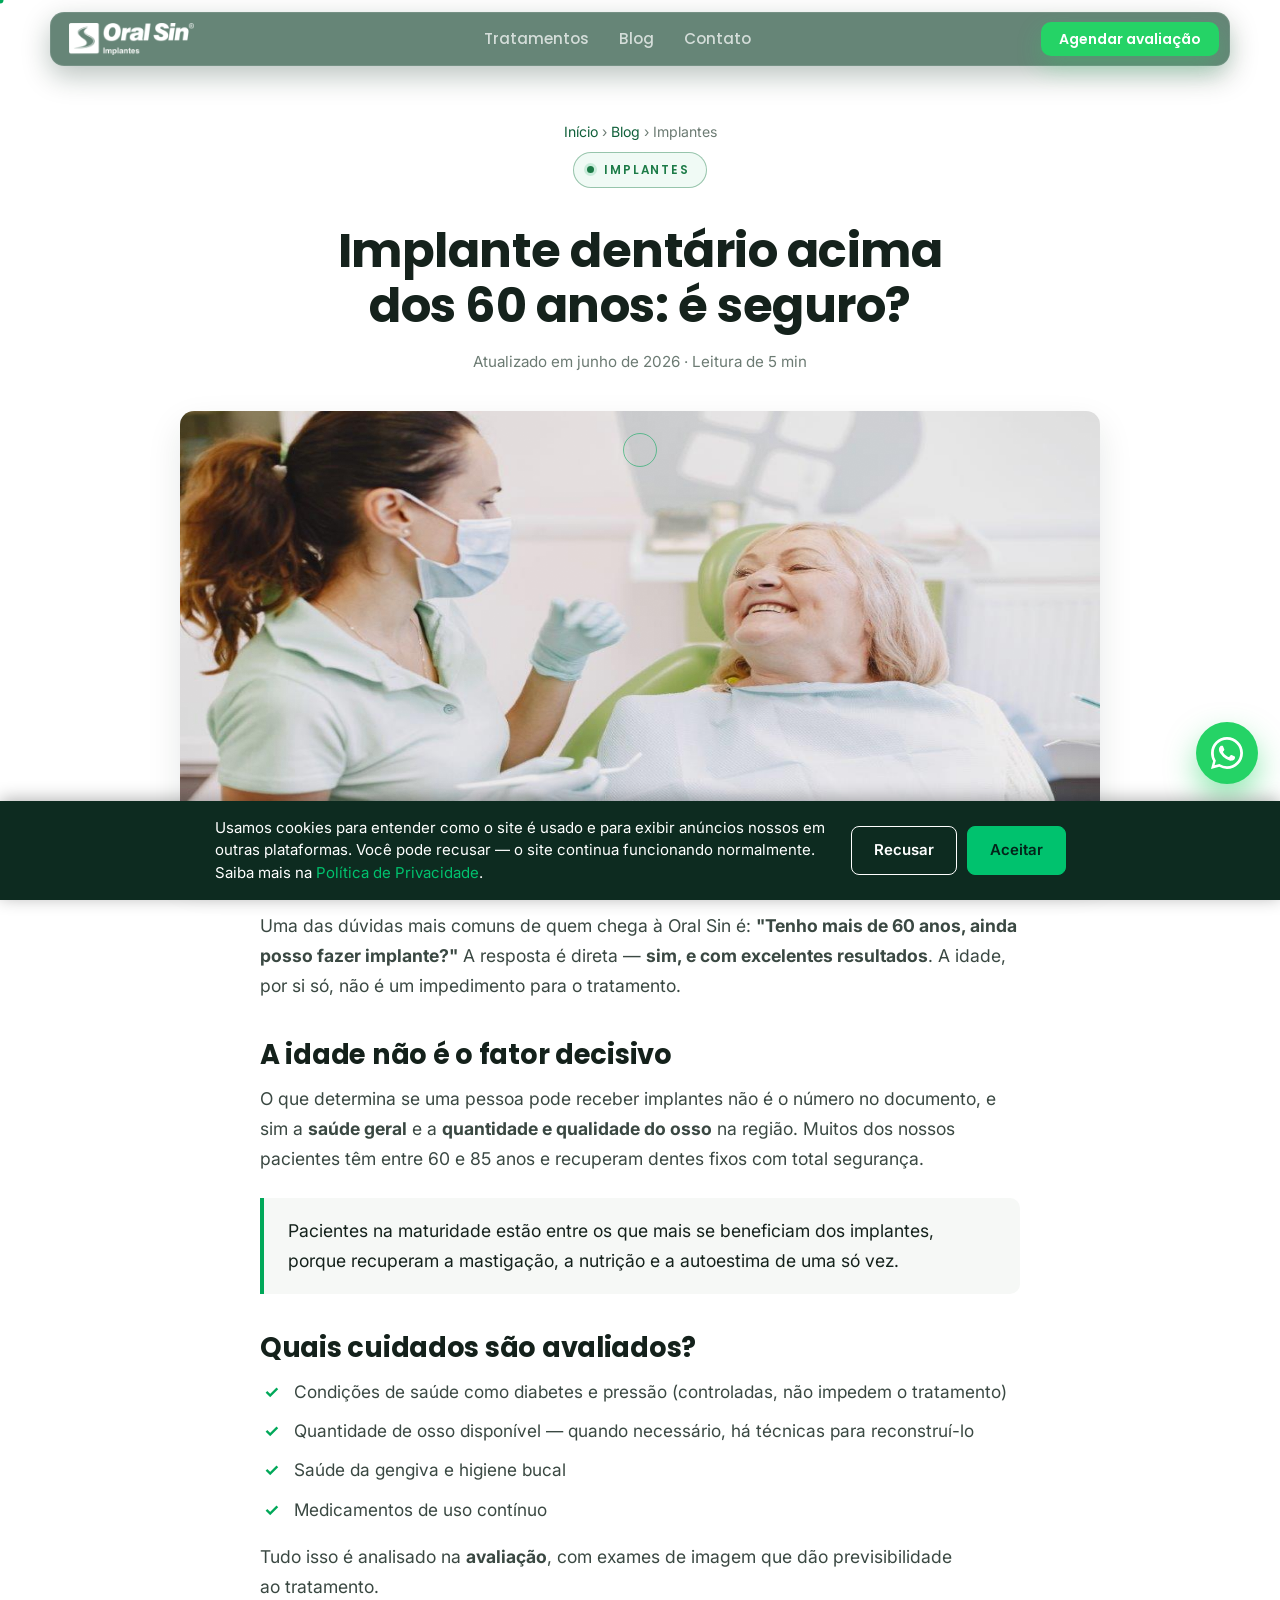
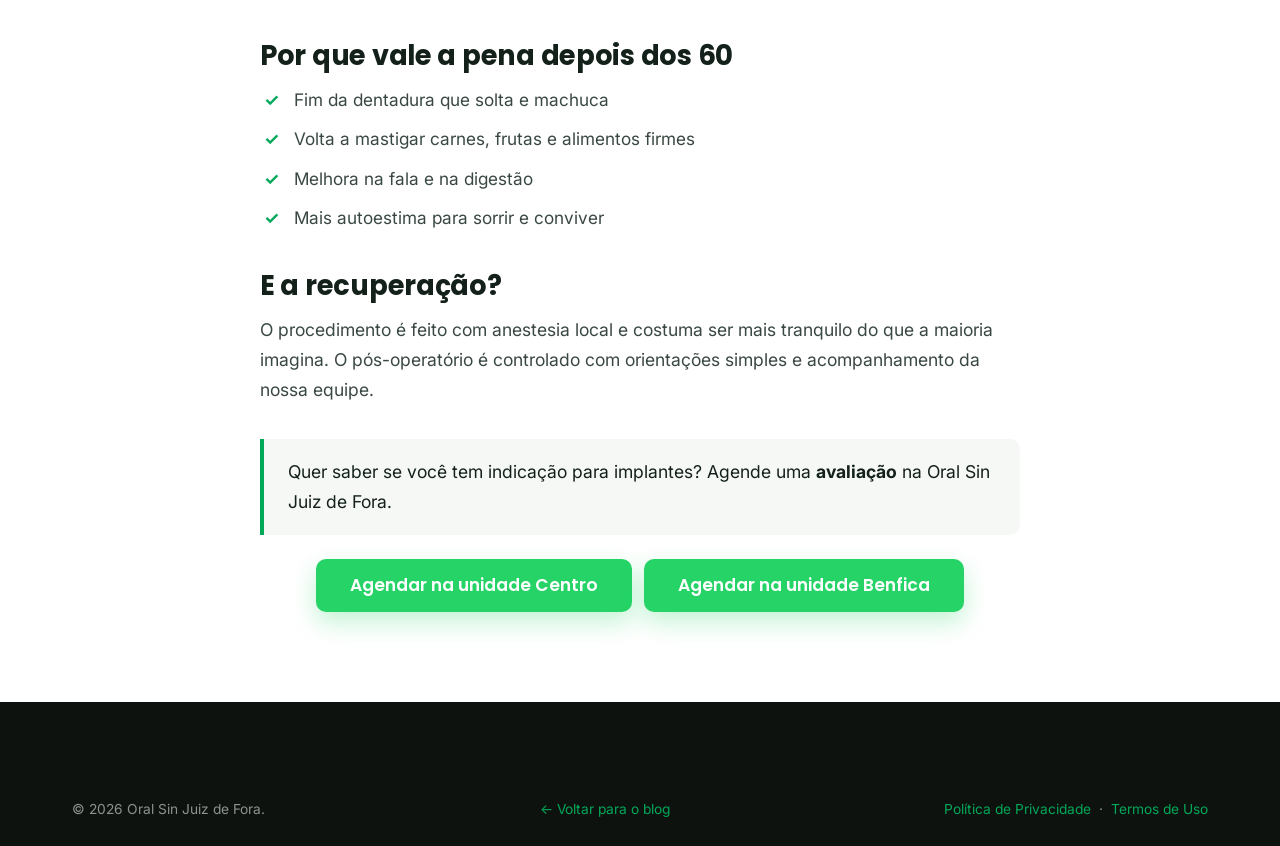
<file: blog/implante-dentario-acima-60-anos.html>
<!DOCTYPE html>
<html lang="pt-BR">
<head>
  <meta charset="UTF-8" />
  <meta name="viewport" content="width=device-width, initial-scale=1.0" />
  <title>Implante Dentário Acima dos 60 Anos: É Seguro? | Oral Sin Juiz de Fora</title>
  <meta name="description" content="Implante dentário depois dos 60 anos é seguro e possível. Entenda os cuidados, vantagens e por que a idade não impede o tratamento. Oral Sin Juiz de Fora." />
  <link rel="canonical" href="https://oralsinjuizdefora.com.br/blog/implante-dentario-acima-60-anos.html" />
  <link rel="icon" type="image/png" sizes="32x32" href="../assets/img/favicon-32.png?v=26" />
  <link rel="icon" type="image/png" sizes="192x192" href="../assets/img/favicon-192.png?v=26" />
  <link rel="icon" type="image/png" sizes="512x512" href="../assets/img/favicon-512.png?v=26" />
  <link rel="apple-touch-icon" sizes="180x180" href="../assets/img/apple-touch-icon.png?v=26" />
  <meta name="theme-color" content="#10603A" />
  <link rel="preconnect" href="https://fonts.googleapis.com" />
  <link rel="preconnect" href="https://fonts.gstatic.com" crossorigin />
  <link href="https://fonts.googleapis.com/css2?family=Poppins:wght@500;600;700;800&family=Inter:wght@400;500;600&display=swap" rel="stylesheet" />
  <link rel="stylesheet" href="../assets/css/styles.css?v=25" />
  <script src="../assets/js/tracking.js?v=4" defer></script>
  <script type="application/ld+json">
  {
    "@context":"https://schema.org","@type":"Article",
    "headline":"Implante dentário acima dos 60 anos: é seguro?",
    "author":{"@type":"Organization","name":"Oral Sin Juiz de Fora"},
    "publisher":{"@type":"Organization","name":"Oral Sin Juiz de Fora"},
    "inLanguage":"pt-BR"
  }
  </script>
</head>
<body>
  <header class="header is-stuck">
    <div class="container">
      <a href="../index.html" class="logo">
        <img class="logo__png" src="../assets/img/logo-oralsin-v2-branco.png" alt="Oral Sin Implantes" onerror="this.remove()" />
        <span class="logo__svg"><span class="logo__mark"><svg viewBox="0 0 44 44" fill="none" aria-hidden="true"><path d="M31 12c-5-3.2-13.5-2.4-15.8 1.8-1.7 3.1 1.2 5.4 5.6 6.8 5.2 1.7 9.3 2.2 8.4 5.9-1 4.3-9.4 5.4-14.6 2" stroke="#fff" stroke-width="2.7" stroke-linecap="round" stroke-linejoin="round"/><path d="M14 31c4.6 2.4 11.4 1.8 14-1" stroke="#fff" stroke-width="1.4" stroke-linecap="round" opacity=".7"/></svg></span><span class="logo__text"><strong>Oral Sin</strong><span>Implantes</span></span></span>
      </a>
      <nav class="nav" aria-label="Menu">
        <a href="../index.html#tratamentos">Tratamentos</a>
        <a href="../index.html#blog">Blog</a>
        <a href="../index.html#contato">Contato</a>
      </nav>
      <div class="header__cta">
        <a href="../index.html#agendar" class="btn btn--wpp">Agendar avaliação</a>
      </div>
      <button class="nav-toggle" aria-label="Abrir menu" aria-expanded="false"><span></span><span></span><span></span></button>
    </div>
  </header>

  <article class="article">
    <div class="container">
      <div class="article__head">
        <div class="breadcrumb"><a href="../index.html">Início</a> › <a href="../index.html#blog">Blog</a> › Implantes</div>
        <span class="eyebrow">Implantes</span>
        <h1>Implante dentário acima dos 60 anos: é seguro?</h1>
        <p class="article__meta">Atualizado em junho de 2026 · Leitura de 5 min</p>
      </div>
      <img class="article__cover" src="../assets/img/Idosa-no-dentista_Foto-Magnific.jpg" alt="Implante dentário em paciente 60+" loading="lazy" />

      <div class="prose">
        <p>Uma das dúvidas mais comuns de quem chega à Oral Sin é: <strong>"Tenho mais de 60 anos, ainda posso fazer implante?"</strong> A resposta é direta — <strong>sim, e com excelentes resultados</strong>. A idade, por si só, não é um impedimento para o tratamento.</p>

        <h2>A idade não é o fator decisivo</h2>
        <p>O que determina se uma pessoa pode receber implantes não é o número no documento, e sim a <strong>saúde geral</strong> e a <strong>quantidade e qualidade do osso</strong> na região. Muitos dos nossos pacientes têm entre 60 e 85 anos e recuperam dentes fixos com total segurança.</p>
        <blockquote>Pacientes na maturidade estão entre os que mais se beneficiam dos implantes, porque recuperam a mastigação, a nutrição e a autoestima de uma só vez.</blockquote>

        <h2>Quais cuidados são avaliados?</h2>
        <ul>
          <li>Condições de saúde como diabetes e pressão (controladas, não impedem o tratamento)</li>
          <li>Quantidade de osso disponível — quando necessário, há técnicas para reconstruí-lo</li>
          <li>Saúde da gengiva e higiene bucal</li>
          <li>Medicamentos de uso contínuo</li>
        </ul>
        <p>Tudo isso é analisado na <strong>avaliação</strong>, com exames de imagem que dão previsibilidade ao tratamento.</p>

        <h2>Por que vale a pena depois dos 60</h2>
        <ul>
          <li>Fim da dentadura que solta e machuca</li>
          <li>Volta a mastigar carnes, frutas e alimentos firmes</li>
          <li>Melhora na fala e na digestão</li>
          <li>Mais autoestima para sorrir e conviver</li>
        </ul>

        <h2>E a recuperação?</h2>
        <p>O procedimento é feito com anestesia local e costuma ser mais tranquilo do que a maioria imagina. O pós-operatório é controlado com orientações simples e acompanhamento da nossa equipe.</p>

        <blockquote style="margin-top:34px;">Quer saber se você tem indicação para implantes? Agende uma <strong>avaliação</strong> na Oral Sin Juiz de Fora.</blockquote>
        <div class="post-cta" style="display:flex;gap:12px;justify-content:center;flex-wrap:wrap;margin-top:24px;">
            <a href="https://wa.me/553299818698?text=Quero%20saber%20se%20tenho%20indica%C3%A7%C3%A3o%20para%20implantes." class="btn btn--wpp btn--lg" target="_blank" rel="noopener">Agendar na unidade Centro</a>
            <a href="https://wa.me/553299101440?text=Quero%20saber%20se%20tenho%20indica%C3%A7%C3%A3o%20para%20implantes." class="btn btn--wpp btn--lg" target="_blank" rel="noopener">Agendar na unidade Benfica</a>
          </div>
      </div>
    </div>
  </article>

  <footer class="footer">
    <div class="container">
      <div class="footer__bottom" style="border:0;">
        <span>© <span id="year">2026</span> Oral Sin Juiz de Fora.</span>
        <a href="../index.html#blog" style="color:var(--green)">← Voltar para o blog</a>
        <span><a href="../politica-de-privacidade.html" style="color:var(--green)">Política de Privacidade</a> &nbsp;·&nbsp; <a href="../termos-de-uso.html" style="color:var(--green)">Termos de Uso</a></span>
      </div>
    </div>
  </footer>

  <a class="wpp-float" href="../index.html#agendar" aria-label="Agendar avaliação no WhatsApp">
    <svg viewBox="0 0 32 32" fill="currentColor"><path d="M16.003 0C7.164 0 .002 7.16.002 16c0 2.82.74 5.583 2.15 8.02L0 32l8.204-2.15A15.9 15.9 0 0 0 16.003 32C24.84 32 32 24.84 32 16S24.84 0 16.003 0zm0 29.2c-2.5 0-4.95-.67-7.088-1.94l-.508-.3-4.87 1.277 1.3-4.75-.33-.52A13.16 13.16 0 0 1 2.8 16c0-7.28 5.92-13.2 13.203-13.2 3.53 0 6.845 1.375 9.34 3.872a13.13 13.13 0 0 1 3.865 9.33c0 7.28-5.92 13.198-13.205 13.198zm7.24-9.885c-.397-.198-2.348-1.158-2.712-1.29-.363-.132-.628-.198-.892.2-.264.396-1.024 1.29-1.256 1.554-.23.264-.463.297-.86.1-.397-.2-1.676-.618-3.193-1.97-1.18-1.052-1.977-2.35-2.21-2.747-.23-.396-.024-.61.174-.807.178-.177.397-.462.595-.694.198-.23.264-.396.397-.66.132-.264.066-.495-.033-.694-.1-.198-.892-2.15-1.223-2.943-.322-.773-.65-.668-.892-.68l-.76-.014c-.264 0-.694.1-1.058.495-.363.396-1.388 1.356-1.388 3.31 0 1.953 1.42 3.84 1.618 4.104.198.264 2.796 4.27 6.775 5.986.947.41 1.686.653 2.262.836.95.302 1.815.26 2.498.157.762-.114 2.348-.96 2.68-1.884.33-.925.33-1.72.23-1.884-.098-.164-.362-.263-.76-.462z"/></svg>
  </a>
  <script src="../assets/js/main.js?v=25"></script>
</body>
</html>
</file>
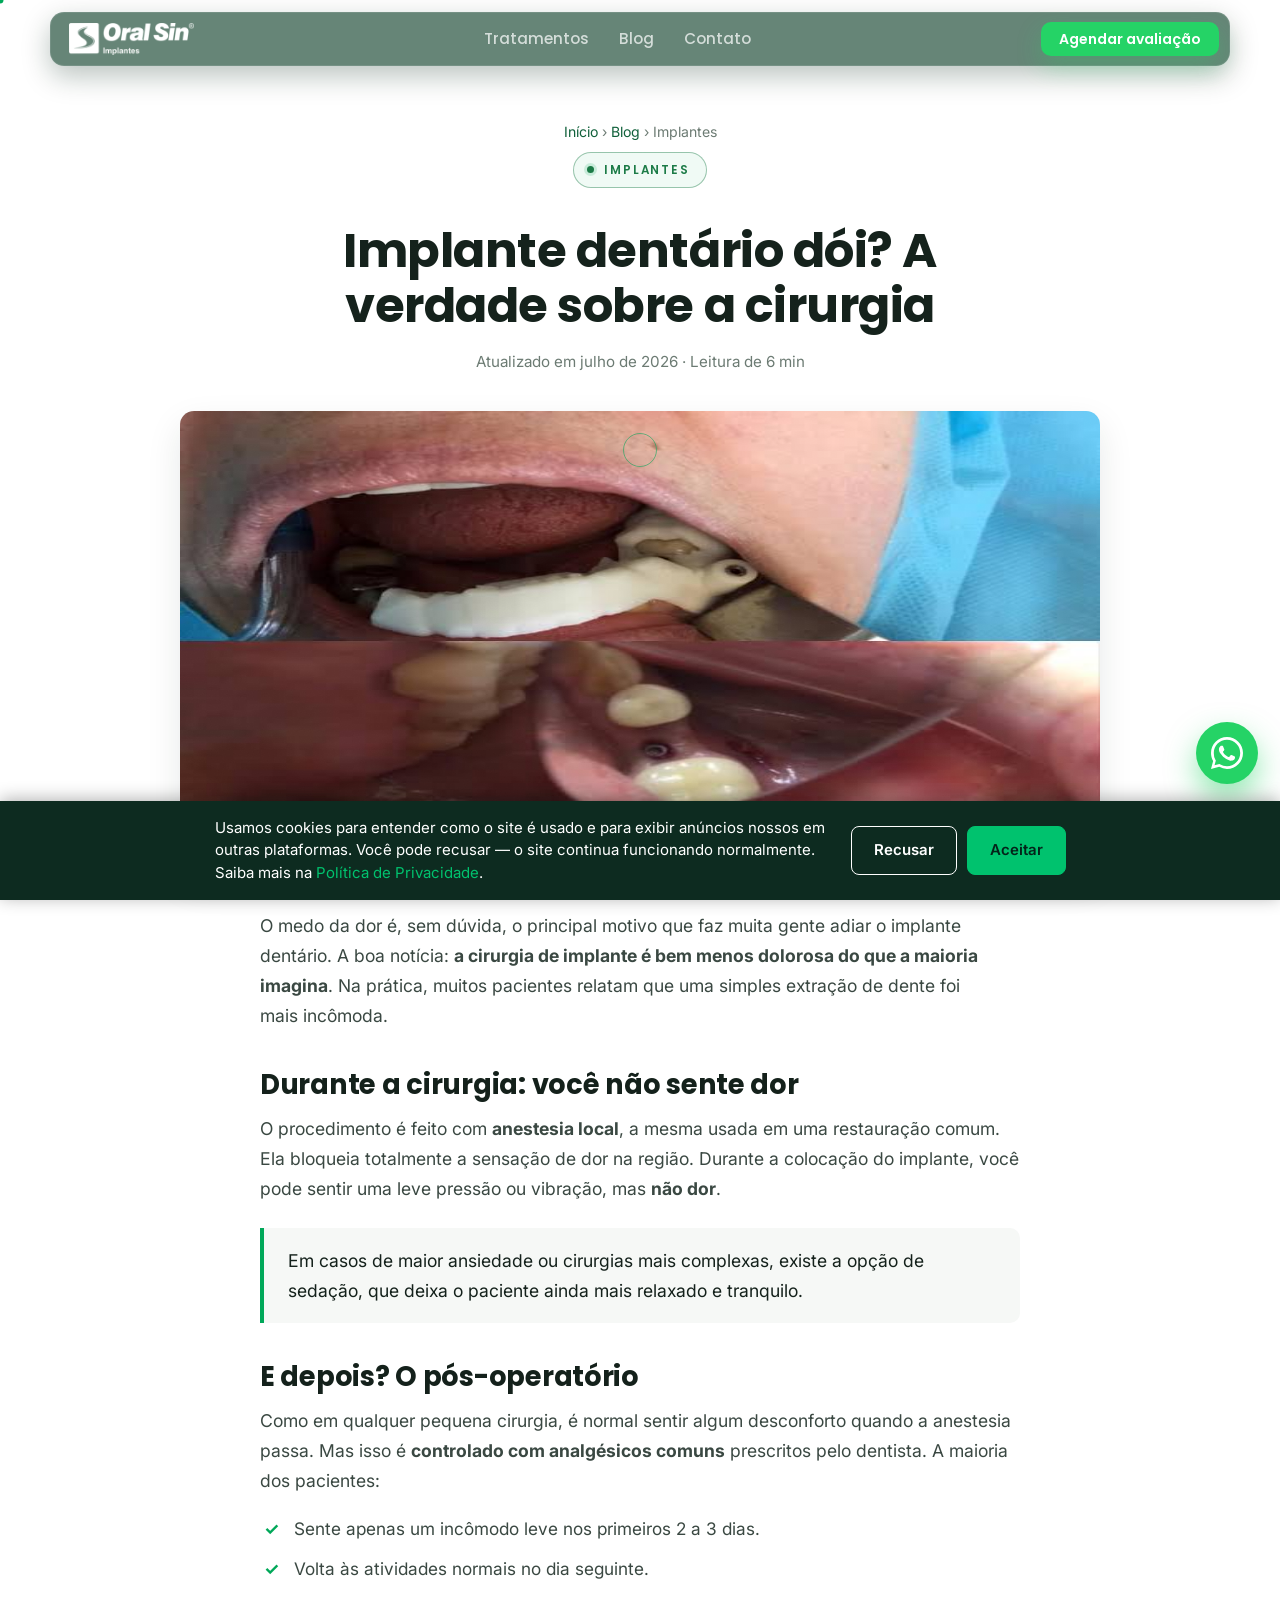
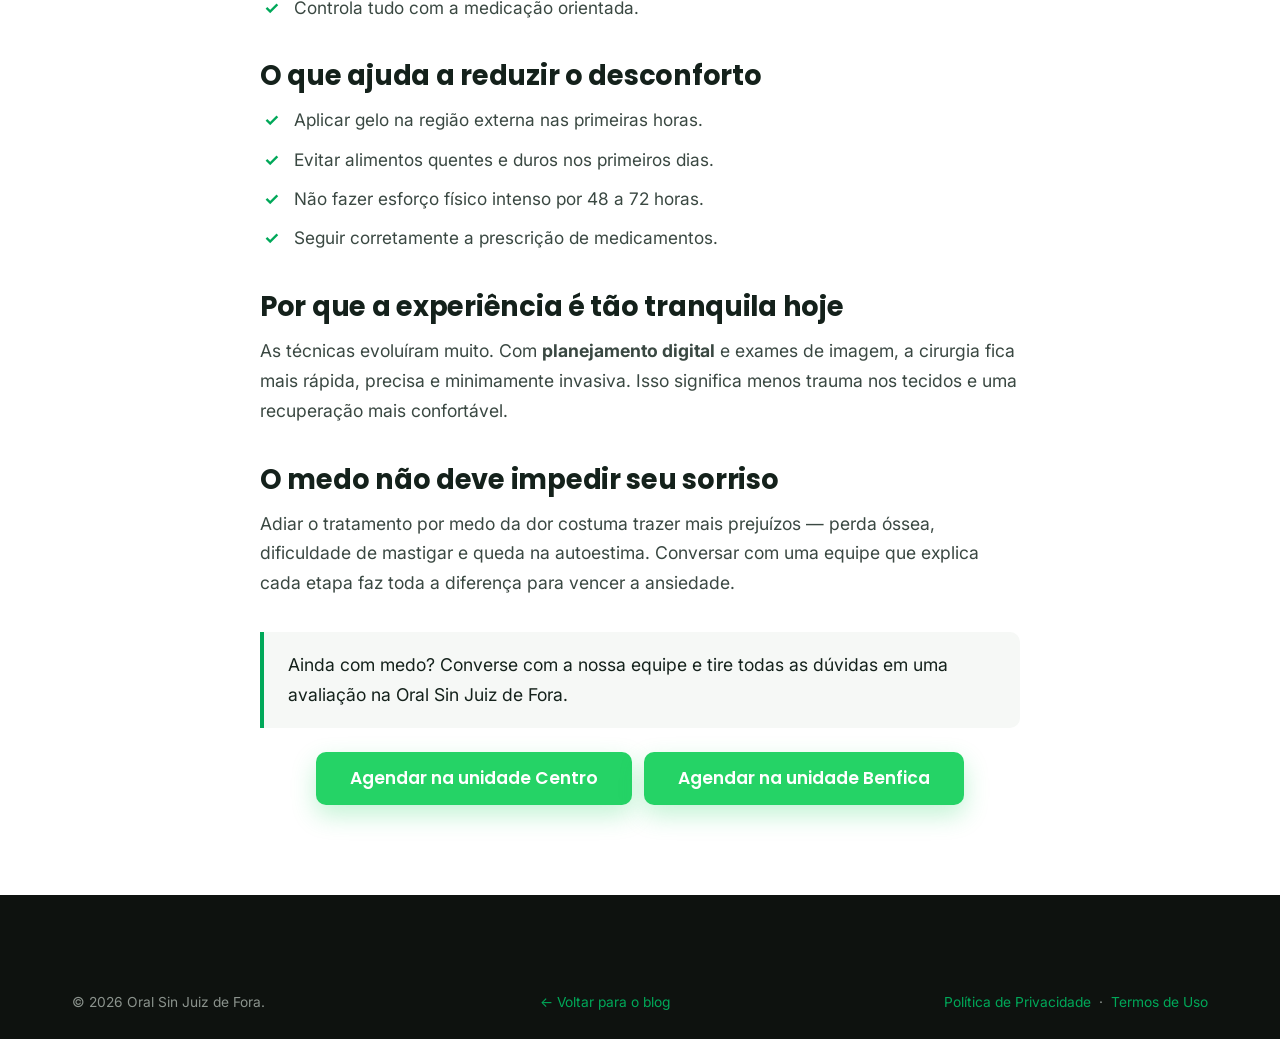
<file: blog/implante-dentario-doi.html>
<!DOCTYPE html>
<html lang="pt-BR">
<head>
  <meta charset="UTF-8" />
  <meta name="viewport" content="width=device-width, initial-scale=1.0" />
  <title>Implante Dentário Dói? A Verdade Sobre a Cirurgia | Oral Sin Juiz de Fora</title>
  <meta name="description" content="Implante dentário dói? Saiba a verdade sobre a dor na cirurgia de implante, a anestesia, o pós-operatório e como o procedimento é mais tranquilo do que parece." />
  <meta name="keywords" content="implante dentário dói, cirurgia de implante dói, dor implante dentário, anestesia implante" />
  <link rel="canonical" href="https://oralsinjuizdefora.com.br/blog/implante-dentario-doi.html" />
  <link rel="icon" type="image/png" sizes="32x32" href="../assets/img/favicon-32.png?v=26" />
  <link rel="icon" type="image/png" sizes="192x192" href="../assets/img/favicon-192.png?v=26" />
  <link rel="icon" type="image/png" sizes="512x512" href="../assets/img/favicon-512.png?v=26" />
  <link rel="apple-touch-icon" sizes="180x180" href="../assets/img/apple-touch-icon.png?v=26" />
  <meta name="theme-color" content="#10603A" />
  <link rel="preconnect" href="https://fonts.googleapis.com" />
  <link rel="preconnect" href="https://fonts.gstatic.com" crossorigin />
  <link href="https://fonts.googleapis.com/css2?family=Poppins:ital,wght@0,500;0,600;0,700;0,800;1,800&family=Inter:wght@400;500;600&display=swap" rel="stylesheet" />
  <link rel="stylesheet" href="../assets/css/styles.css?v=25" />
  <script src="../assets/js/tracking.js?v=4" defer></script>
  <script type="application/ld+json">
  {"@context":"https://schema.org","@type":"Article","headline":"Implante dentário dói? A verdade sobre a cirurgia","author":{"@type":"Organization","name":"Oral Sin Juiz de Fora"},"publisher":{"@type":"Organization","name":"Oral Sin Juiz de Fora"},"inLanguage":"pt-BR"}
  </script>
</head>
<body>
  <header class="header is-stuck">
    <div class="container">
      <a href="../index.html" class="logo">
        <img class="logo__png" src="../assets/img/logo-oralsin-v2-branco.png" alt="Oral Sin Implantes" onerror="this.remove()" />
        <span class="logo__svg"><span class="logo__mark"><svg viewBox="0 0 44 44" fill="none" aria-hidden="true"><path d="M31 12c-5-3.2-13.5-2.4-15.8 1.8-1.7 3.1 1.2 5.4 5.6 6.8 5.2 1.7 9.3 2.2 8.4 5.9-1 4.3-9.4 5.4-14.6 2" stroke="#fff" stroke-width="2.7" stroke-linecap="round" stroke-linejoin="round"/><path d="M14 31c4.6 2.4 11.4 1.8 14-1" stroke="#fff" stroke-width="1.4" stroke-linecap="round" opacity=".7"/></svg></span><span class="logo__text"><strong>Oral Sin</strong><span>Implantes</span></span></span>
      </a>
      <nav class="nav" aria-label="Menu">
        <a href="../index.html#tratamentos">Tratamentos</a>
        <a href="../index.html#blog">Blog</a>
        <a href="../index.html#contato">Contato</a>
      </nav>
      <div class="header__cta">
        <a href="../index.html#agendar" class="btn btn--wpp">Agendar avaliação</a>
      </div>
      <button class="nav-toggle" aria-label="Abrir menu" aria-expanded="false"><span></span><span></span><span></span></button>
    </div>
  </header>

  <article class="article">
    <div class="container">
      <div class="article__head">
        <div class="breadcrumb"><a href="../index.html">Início</a> › <a href="../index.html#blog">Blog</a> › Implantes</div>
        <span class="eyebrow">Implantes</span>
        <h1>Implante dentário dói? A verdade sobre a cirurgia</h1>
        <p class="article__meta">Atualizado em julho de 2026 · Leitura de 6 min</p>
      </div>
      <img class="article__cover" src="../assets/img/images%20(2).jpg" alt="Cirurgia de implante dentário" loading="lazy" />

      <div class="prose">
        <p>O medo da dor é, sem dúvida, o principal motivo que faz muita gente adiar o implante dentário. A boa notícia: <strong>a cirurgia de implante é bem menos dolorosa do que a maioria imagina</strong>. Na prática, muitos pacientes relatam que uma simples extração de dente foi mais incômoda.</p>

        <h2>Durante a cirurgia: você não sente dor</h2>
        <p>O procedimento é feito com <strong>anestesia local</strong>, a mesma usada em uma restauração comum. Ela bloqueia totalmente a sensação de dor na região. Durante a colocação do implante, você pode sentir uma leve pressão ou vibração, mas <strong>não dor</strong>.</p>
        <blockquote>Em casos de maior ansiedade ou cirurgias mais complexas, existe a opção de sedação, que deixa o paciente ainda mais relaxado e tranquilo.</blockquote>

        <h2>E depois? O pós-operatório</h2>
        <p>Como em qualquer pequena cirurgia, é normal sentir algum desconforto quando a anestesia passa. Mas isso é <strong>controlado com analgésicos comuns</strong> prescritos pelo dentista. A maioria dos pacientes:</p>
        <ul>
          <li>Sente apenas um incômodo leve nos primeiros 2 a 3 dias.</li>
          <li>Volta às atividades normais no dia seguinte.</li>
          <li>Controla tudo com a medicação orientada.</li>
        </ul>

        <h2>O que ajuda a reduzir o desconforto</h2>
        <ul>
          <li>Aplicar gelo na região externa nas primeiras horas.</li>
          <li>Evitar alimentos quentes e duros nos primeiros dias.</li>
          <li>Não fazer esforço físico intenso por 48 a 72 horas.</li>
          <li>Seguir corretamente a prescrição de medicamentos.</li>
        </ul>

        <h2>Por que a experiência é tão tranquila hoje</h2>
        <p>As técnicas evoluíram muito. Com <strong>planejamento digital</strong> e exames de imagem, a cirurgia fica mais rápida, precisa e minimamente invasiva. Isso significa menos trauma nos tecidos e uma recuperação mais confortável.</p>

        <h2>O medo não deve impedir seu sorriso</h2>
        <p>Adiar o tratamento por medo da dor costuma trazer mais prejuízos — perda óssea, dificuldade de mastigar e queda na autoestima. Conversar com uma equipe que explica cada etapa faz toda a diferença para vencer a ansiedade.</p>
        <blockquote style="margin-top:34px;">Ainda com medo? Converse com a nossa equipe e tire todas as dúvidas em uma avaliação na Oral Sin Juiz de Fora.</blockquote>
        <div class="post-cta" style="display:flex;gap:12px;justify-content:center;flex-wrap:wrap;margin-top:24px;">
            <a href="https://wa.me/553299818698?text=Tenho%20d%C3%BAvidas%20sobre%20a%20dor%20no%20implante." class="btn btn--wpp btn--lg" target="_blank" rel="noopener">Agendar na unidade Centro</a>
            <a href="https://wa.me/553299101440?text=Tenho%20d%C3%BAvidas%20sobre%20a%20dor%20no%20implante." class="btn btn--wpp btn--lg" target="_blank" rel="noopener">Agendar na unidade Benfica</a>
          </div>
      </div>
    </div>
  </article>

  <footer class="footer">
    <div class="container">
      <div class="footer__bottom" style="border:0;">
        <span>&copy; <span id="year">2026</span> Oral Sin Juiz de Fora.</span>
        <a href="../index.html#blog" style="color:var(--green)">&larr; Voltar para o blog</a>
        <span><a href="../politica-de-privacidade.html" style="color:var(--green)">Política de Privacidade</a> &nbsp;·&nbsp; <a href="../termos-de-uso.html" style="color:var(--green)">Termos de Uso</a></span>
      </div>
    </div>
  </footer>

  <a class="wpp-float" href="../index.html#agendar" aria-label="Agendar avaliação no WhatsApp">
    <svg viewBox="0 0 32 32" fill="currentColor"><path d="M16.003 0C7.164 0 .002 7.16.002 16c0 2.82.74 5.583 2.15 8.02L0 32l8.204-2.15A15.9 15.9 0 0 0 16.003 32C24.84 32 32 24.84 32 16S24.84 0 16.003 0zm0 29.2c-2.5 0-4.95-.67-7.088-1.94l-.508-.3-4.87 1.277 1.3-4.75-.33-.52A13.16 13.16 0 0 1 2.8 16c0-7.28 5.92-13.2 13.203-13.2 3.53 0 6.845 1.375 9.34 3.872a13.13 13.13 0 0 1 3.865 9.33c0 7.28-5.92 13.198-13.205 13.198zm7.24-9.885c-.397-.198-2.348-1.158-2.712-1.29-.363-.132-.628-.198-.892.2-.264.396-1.024 1.29-1.256 1.554-.23.264-.463.297-.86.1-.397-.2-1.676-.618-3.193-1.97-1.18-1.052-1.977-2.35-2.21-2.747-.23-.396-.024-.61.174-.807.178-.177.397-.462.595-.694.198-.23.264-.396.397-.66.132-.264.066-.495-.033-.694-.1-.198-.892-2.15-1.223-2.943-.322-.773-.65-.668-.892-.68l-.76-.014c-.264 0-.694.1-1.058.495-.363.396-1.388 1.356-1.388 3.31 0 1.953 1.42 3.84 1.618 4.104.198.264 2.796 4.27 6.775 5.986.947.41 1.686.653 2.262.836.95.302 1.815.26 2.498.157.762-.114 2.348-.96 2.68-1.884.33-.925.33-1.72.23-1.884-.098-.164-.362-.263-.76-.462z"/></svg>
  </a>
  <script src="../assets/js/main.js?v=25"></script>
</body>
</html>
</file>
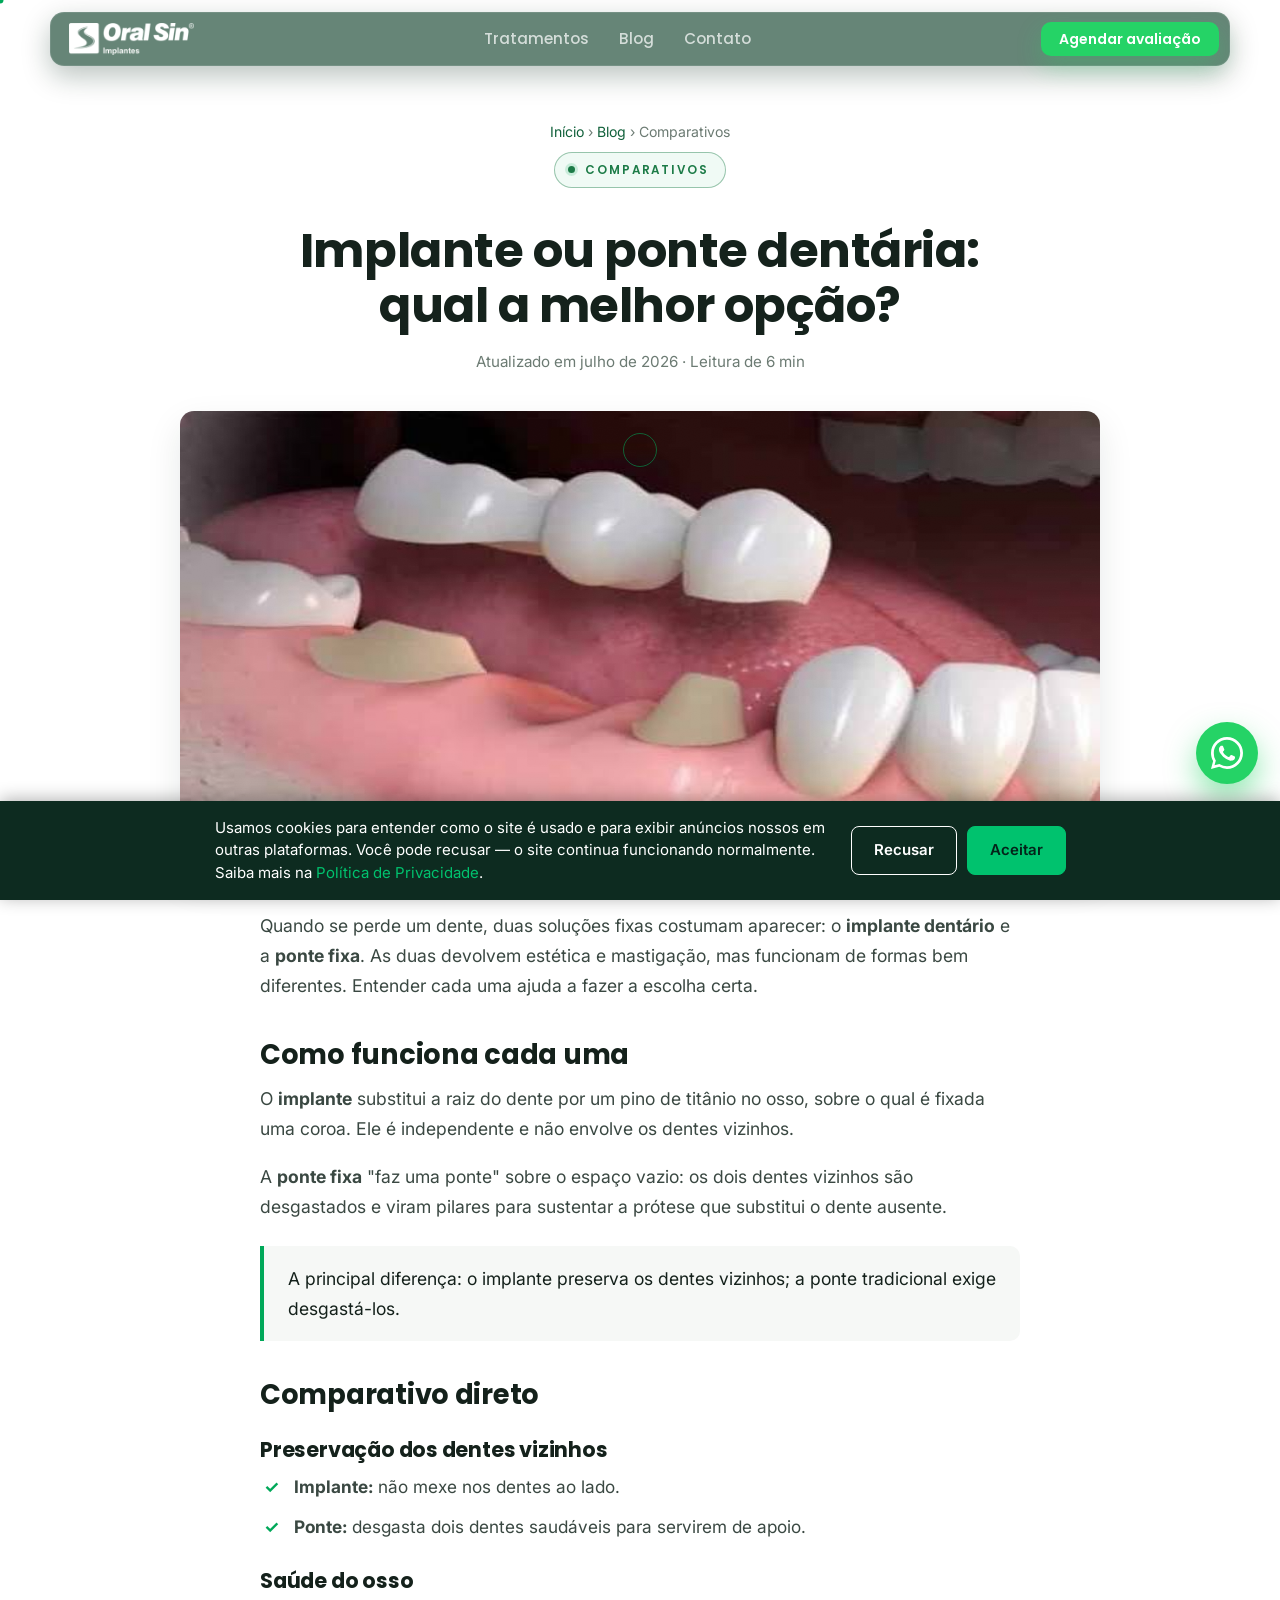
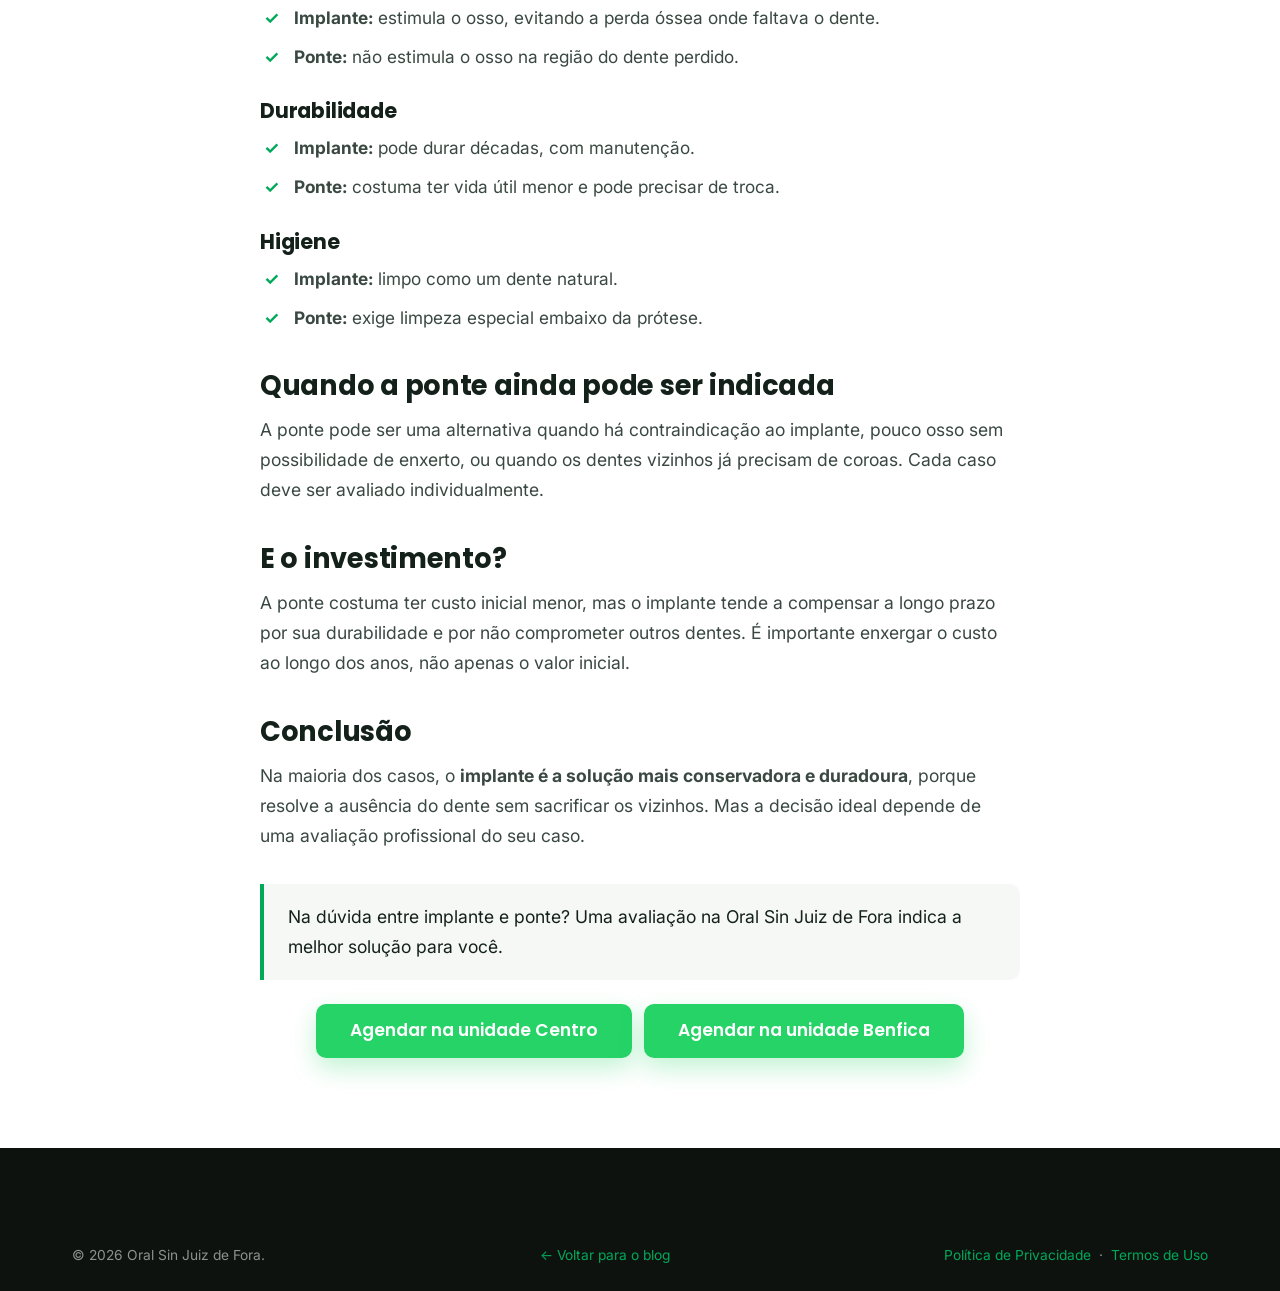
<file: blog/implante-ou-ponte-dentaria.html>
<!DOCTYPE html>
<html lang="pt-BR">
<head>
  <meta charset="UTF-8" />
  <meta name="viewport" content="width=device-width, initial-scale=1.0" />
  <title>Implante ou Ponte Dentária: Qual a Melhor Opção? | Oral Sin Juiz de Fora</title>
  <meta name="description" content="Implante ou ponte dentária? Compare durabilidade, estética, preservação dos dentes vizinhos, cuidados e custo para escolher a melhor solução para o seu caso." />
  <meta name="keywords" content="implante ou ponte dentária, ponte dentária, diferença implante e ponte, qual melhor implante ponte" />
  <link rel="canonical" href="https://oralsinjuizdefora.com.br/blog/implante-ou-ponte-dentaria.html" />
  <link rel="icon" type="image/png" sizes="32x32" href="../assets/img/favicon-32.png?v=26" />
  <link rel="icon" type="image/png" sizes="192x192" href="../assets/img/favicon-192.png?v=26" />
  <link rel="icon" type="image/png" sizes="512x512" href="../assets/img/favicon-512.png?v=26" />
  <link rel="apple-touch-icon" sizes="180x180" href="../assets/img/apple-touch-icon.png?v=26" />
  <meta name="theme-color" content="#10603A" />
  <link rel="preconnect" href="https://fonts.googleapis.com" />
  <link rel="preconnect" href="https://fonts.gstatic.com" crossorigin />
  <link href="https://fonts.googleapis.com/css2?family=Poppins:ital,wght@0,500;0,600;0,700;0,800;1,800&family=Inter:wght@400;500;600&display=swap" rel="stylesheet" />
  <link rel="stylesheet" href="../assets/css/styles.css?v=25" />
  <script src="../assets/js/tracking.js?v=4" defer></script>
  <script type="application/ld+json">
  {"@context":"https://schema.org","@type":"Article","headline":"Implante ou ponte dentária: qual a melhor opção?","author":{"@type":"Organization","name":"Oral Sin Juiz de Fora"},"publisher":{"@type":"Organization","name":"Oral Sin Juiz de Fora"},"inLanguage":"pt-BR"}
  </script>
</head>
<body>
  <header class="header is-stuck">
    <div class="container">
      <a href="../index.html" class="logo">
        <img class="logo__png" src="../assets/img/logo-oralsin-v2-branco.png" alt="Oral Sin Implantes" onerror="this.remove()" />
        <span class="logo__svg"><span class="logo__mark"><svg viewBox="0 0 44 44" fill="none" aria-hidden="true"><path d="M31 12c-5-3.2-13.5-2.4-15.8 1.8-1.7 3.1 1.2 5.4 5.6 6.8 5.2 1.7 9.3 2.2 8.4 5.9-1 4.3-9.4 5.4-14.6 2" stroke="#fff" stroke-width="2.7" stroke-linecap="round" stroke-linejoin="round"/><path d="M14 31c4.6 2.4 11.4 1.8 14-1" stroke="#fff" stroke-width="1.4" stroke-linecap="round" opacity=".7"/></svg></span><span class="logo__text"><strong>Oral Sin</strong><span>Implantes</span></span></span>
      </a>
      <nav class="nav" aria-label="Menu">
        <a href="../index.html#tratamentos">Tratamentos</a>
        <a href="../index.html#blog">Blog</a>
        <a href="../index.html#contato">Contato</a>
      </nav>
      <div class="header__cta">
        <a href="../index.html#agendar" class="btn btn--wpp">Agendar avaliação</a>
      </div>
      <button class="nav-toggle" aria-label="Abrir menu" aria-expanded="false"><span></span><span></span><span></span></button>
    </div>
  </header>

  <article class="article">
    <div class="container">
      <div class="article__head">
        <div class="breadcrumb"><a href="../index.html">Início</a> › <a href="../index.html#blog">Blog</a> › Comparativos</div>
        <span class="eyebrow">Comparativos</span>
        <h1>Implante ou ponte dentária: qual a melhor opção?</h1>
        <p class="article__meta">Atualizado em julho de 2026 · Leitura de 6 min</p>
      </div>
      <img class="article__cover" src="../assets/img/images%20(3).jpg" alt="Comparação entre implante e ponte dentária" loading="lazy" />

      <div class="prose">
        <p>Quando se perde um dente, duas soluções fixas costumam aparecer: o <strong>implante dentário</strong> e a <strong>ponte fixa</strong>. As duas devolvem estética e mastigação, mas funcionam de formas bem diferentes. Entender cada uma ajuda a fazer a escolha certa.</p>

        <h2>Como funciona cada uma</h2>
        <p>O <strong>implante</strong> substitui a raiz do dente por um pino de titânio no osso, sobre o qual é fixada uma coroa. Ele é independente e não envolve os dentes vizinhos.</p>
        <p>A <strong>ponte fixa</strong> "faz uma ponte" sobre o espaço vazio: os dois dentes vizinhos são desgastados e viram pilares para sustentar a prótese que substitui o dente ausente.</p>

        <blockquote>A principal diferença: o implante preserva os dentes vizinhos; a ponte tradicional exige desgastá-los.</blockquote>

        <h2>Comparativo direto</h2>
        <h3>Preservação dos dentes vizinhos</h3>
        <ul>
          <li><strong>Implante:</strong> não mexe nos dentes ao lado.</li>
          <li><strong>Ponte:</strong> desgasta dois dentes saudáveis para servirem de apoio.</li>
        </ul>
        <h3>Saúde do osso</h3>
        <ul>
          <li><strong>Implante:</strong> estimula o osso, evitando a perda óssea onde faltava o dente.</li>
          <li><strong>Ponte:</strong> não estimula o osso na região do dente perdido.</li>
        </ul>
        <h3>Durabilidade</h3>
        <ul>
          <li><strong>Implante:</strong> pode durar décadas, com manutenção.</li>
          <li><strong>Ponte:</strong> costuma ter vida útil menor e pode precisar de troca.</li>
        </ul>
        <h3>Higiene</h3>
        <ul>
          <li><strong>Implante:</strong> limpo como um dente natural.</li>
          <li><strong>Ponte:</strong> exige limpeza especial embaixo da prótese.</li>
        </ul>

        <h2>Quando a ponte ainda pode ser indicada</h2>
        <p>A ponte pode ser uma alternativa quando há contraindicação ao implante, pouco osso sem possibilidade de enxerto, ou quando os dentes vizinhos já precisam de coroas. Cada caso deve ser avaliado individualmente.</p>

        <h2>E o investimento?</h2>
        <p>A ponte costuma ter custo inicial menor, mas o implante tende a compensar a longo prazo por sua durabilidade e por não comprometer outros dentes. É importante enxergar o custo ao longo dos anos, não apenas o valor inicial.</p>

        <h2>Conclusão</h2>
        <p>Na maioria dos casos, o <strong>implante é a solução mais conservadora e duradoura</strong>, porque resolve a ausência do dente sem sacrificar os vizinhos. Mas a decisão ideal depende de uma avaliação profissional do seu caso.</p>
        <blockquote style="margin-top:34px;">Na dúvida entre implante e ponte? Uma avaliação na Oral Sin Juiz de Fora indica a melhor solução para você.</blockquote>
        <div class="post-cta" style="display:flex;gap:12px;justify-content:center;flex-wrap:wrap;margin-top:24px;">
            <a href="https://wa.me/553299818698?text=Quero%20saber%20se%20devo%20fazer%20implante%20ou%20ponte." class="btn btn--wpp btn--lg" target="_blank" rel="noopener">Agendar na unidade Centro</a>
            <a href="https://wa.me/553299101440?text=Quero%20saber%20se%20devo%20fazer%20implante%20ou%20ponte." class="btn btn--wpp btn--lg" target="_blank" rel="noopener">Agendar na unidade Benfica</a>
          </div>
      </div>
    </div>
  </article>

  <footer class="footer">
    <div class="container">
      <div class="footer__bottom" style="border:0;">
        <span>&copy; <span id="year">2026</span> Oral Sin Juiz de Fora.</span>
        <a href="../index.html#blog" style="color:var(--green)">&larr; Voltar para o blog</a>
        <span><a href="../politica-de-privacidade.html" style="color:var(--green)">Política de Privacidade</a> &nbsp;·&nbsp; <a href="../termos-de-uso.html" style="color:var(--green)">Termos de Uso</a></span>
      </div>
    </div>
  </footer>

  <a class="wpp-float" href="../index.html#agendar" aria-label="Agendar avaliação no WhatsApp">
    <svg viewBox="0 0 32 32" fill="currentColor"><path d="M16.003 0C7.164 0 .002 7.16.002 16c0 2.82.74 5.583 2.15 8.02L0 32l8.204-2.15A15.9 15.9 0 0 0 16.003 32C24.84 32 32 24.84 32 16S24.84 0 16.003 0zm0 29.2c-2.5 0-4.95-.67-7.088-1.94l-.508-.3-4.87 1.277 1.3-4.75-.33-.52A13.16 13.16 0 0 1 2.8 16c0-7.28 5.92-13.2 13.203-13.2 3.53 0 6.845 1.375 9.34 3.872a13.13 13.13 0 0 1 3.865 9.33c0 7.28-5.92 13.198-13.205 13.198zm7.24-9.885c-.397-.198-2.348-1.158-2.712-1.29-.363-.132-.628-.198-.892.2-.264.396-1.024 1.29-1.256 1.554-.23.264-.463.297-.86.1-.397-.2-1.676-.618-3.193-1.97-1.18-1.052-1.977-2.35-2.21-2.747-.23-.396-.024-.61.174-.807.178-.177.397-.462.595-.694.198-.23.264-.396.397-.66.132-.264.066-.495-.033-.694-.1-.198-.892-2.15-1.223-2.943-.322-.773-.65-.668-.892-.68l-.76-.014c-.264 0-.694.1-1.058.495-.363.396-1.388 1.356-1.388 3.31 0 1.953 1.42 3.84 1.618 4.104.198.264 2.796 4.27 6.775 5.986.947.41 1.686.653 2.262.836.95.302 1.815.26 2.498.157.762-.114 2.348-.96 2.68-1.884.33-.925.33-1.72.23-1.884-.098-.164-.362-.263-.76-.462z"/></svg>
  </a>
  <script src="../assets/js/main.js?v=25"></script>
</body>
</html>
</file>
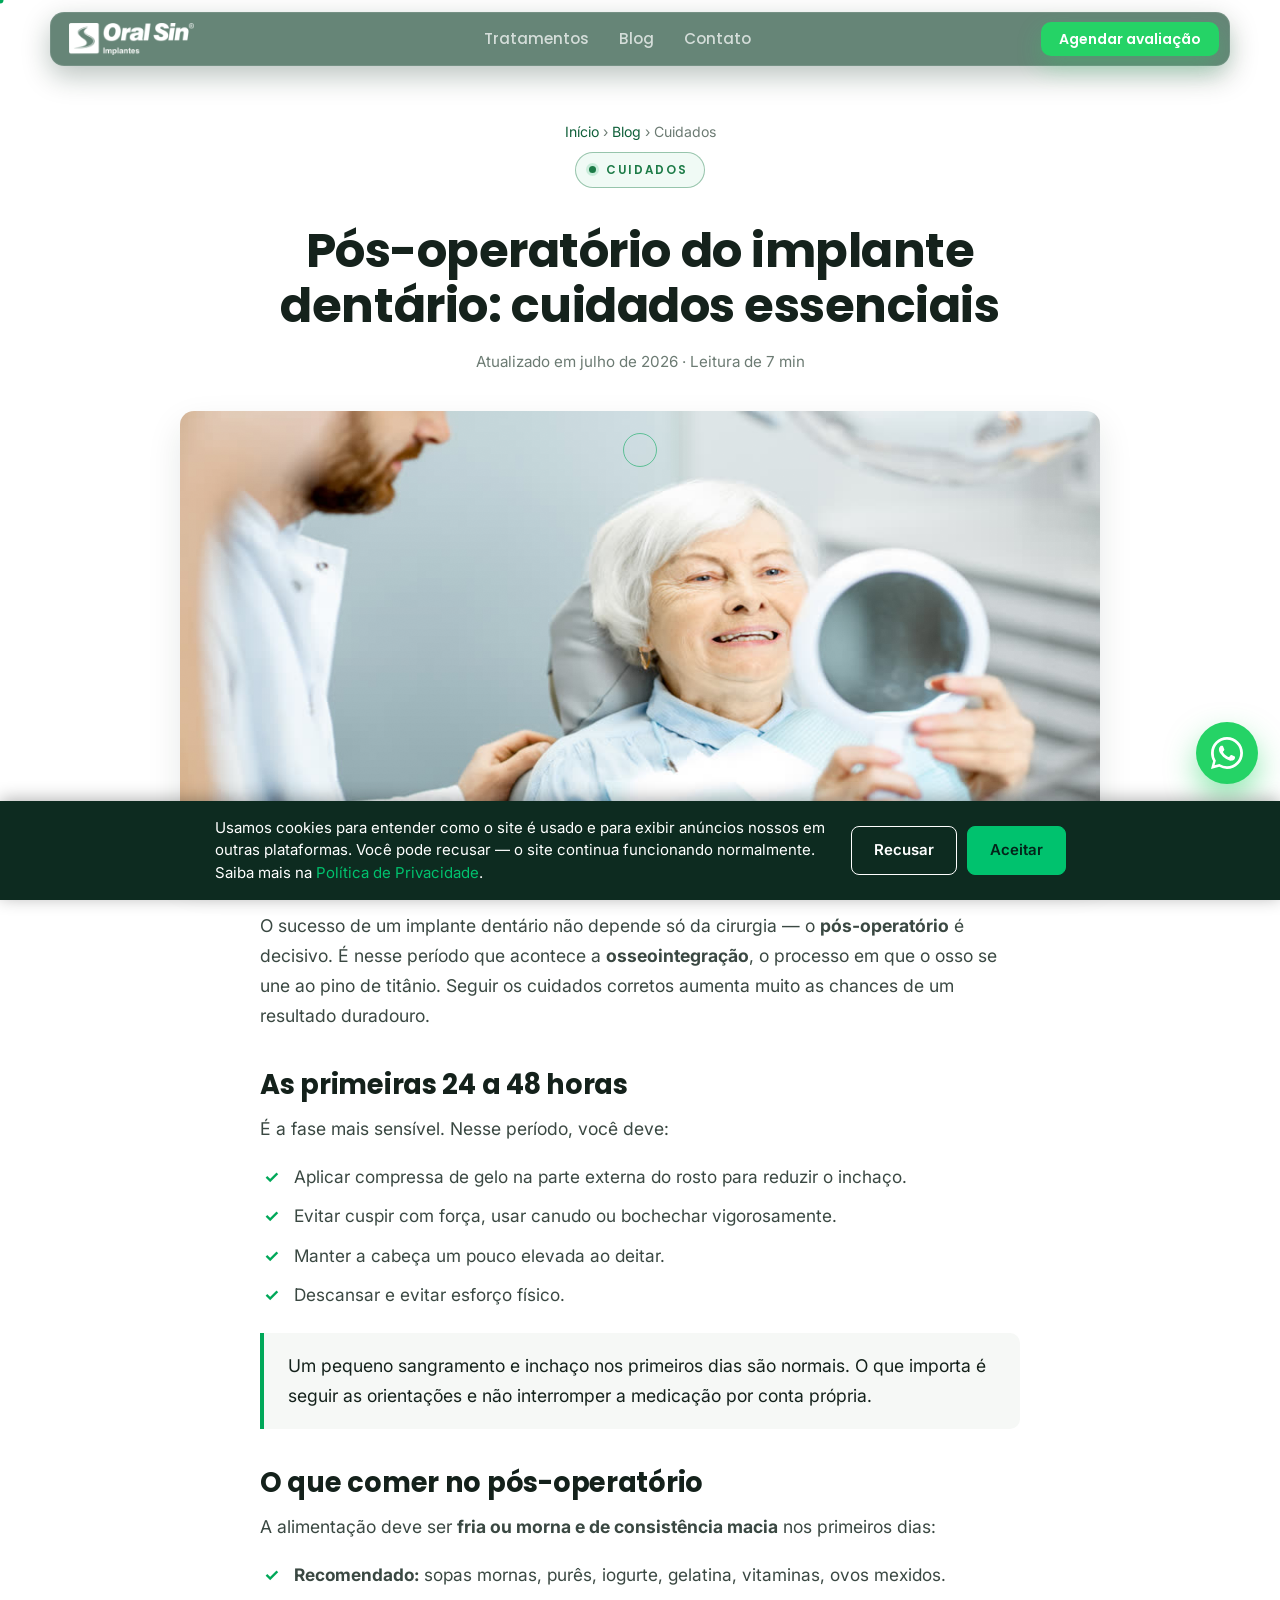
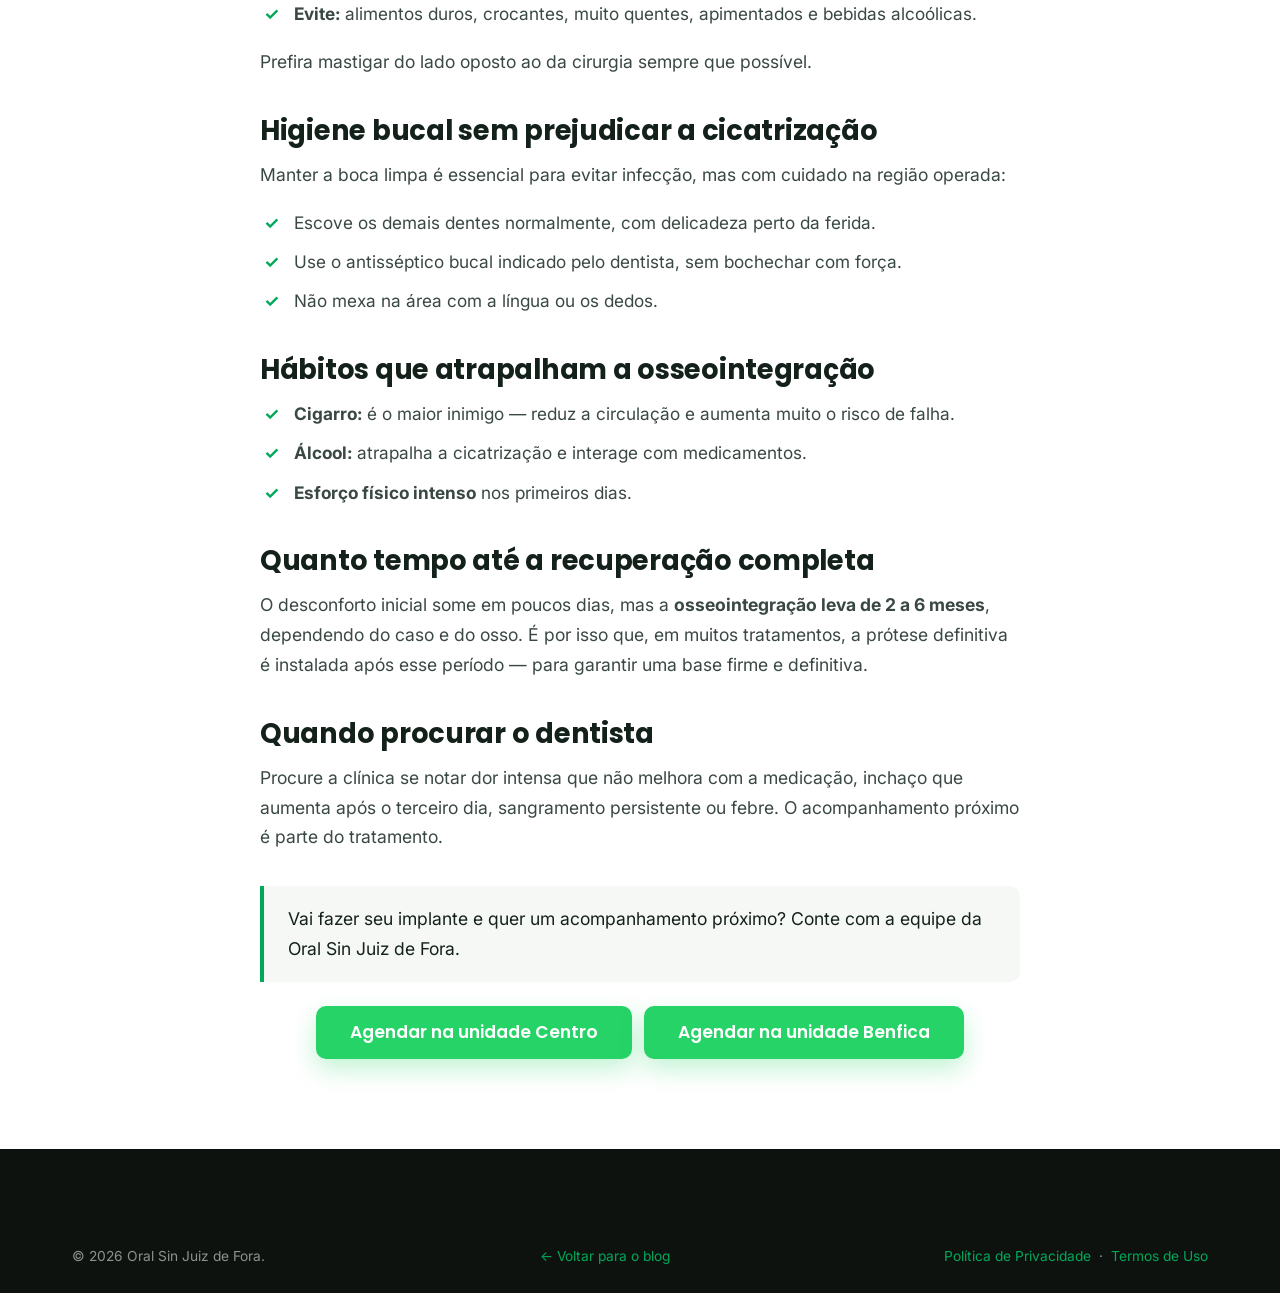
<file: blog/pos-operatorio-implante-dentario.html>
<!DOCTYPE html>
<html lang="pt-BR">
<head>
  <meta charset="UTF-8" />
  <meta name="viewport" content="width=device-width, initial-scale=1.0" />
  <title>Pós-Operatório do Implante Dentário: Cuidados Essenciais | Oral Sin Juiz de Fora</title>
  <meta name="description" content="Guia completo do pós-operatório do implante dentário: o que comer, higiene, prazos de recuperação e cuidados para a osseointegração dar certo." />
  <meta name="keywords" content="pós-operatório implante dentário, cuidados após implante, recuperação implante, osseointegração" />
  <link rel="canonical" href="https://oralsinjuizdefora.com.br/blog/pos-operatorio-implante-dentario.html" />
  <link rel="icon" type="image/png" sizes="32x32" href="../assets/img/favicon-32.png?v=26" />
  <link rel="icon" type="image/png" sizes="192x192" href="../assets/img/favicon-192.png?v=26" />
  <link rel="icon" type="image/png" sizes="512x512" href="../assets/img/favicon-512.png?v=26" />
  <link rel="apple-touch-icon" sizes="180x180" href="../assets/img/apple-touch-icon.png?v=26" />
  <meta name="theme-color" content="#10603A" />
  <link rel="preconnect" href="https://fonts.googleapis.com" />
  <link rel="preconnect" href="https://fonts.gstatic.com" crossorigin />
  <link href="https://fonts.googleapis.com/css2?family=Poppins:ital,wght@0,500;0,600;0,700;0,800;1,800&family=Inter:wght@400;500;600&display=swap" rel="stylesheet" />
  <link rel="stylesheet" href="../assets/css/styles.css?v=25" />
  <script src="../assets/js/tracking.js?v=4" defer></script>
  <script type="application/ld+json">
  {"@context":"https://schema.org","@type":"Article","headline":"Pós-operatório do implante dentário: cuidados essenciais","author":{"@type":"Organization","name":"Oral Sin Juiz de Fora"},"publisher":{"@type":"Organization","name":"Oral Sin Juiz de Fora"},"inLanguage":"pt-BR"}
  </script>
</head>
<body>
  <header class="header is-stuck">
    <div class="container">
      <a href="../index.html" class="logo">
        <img class="logo__png" src="../assets/img/logo-oralsin-v2-branco.png" alt="Oral Sin Implantes" onerror="this.remove()" />
        <span class="logo__svg"><span class="logo__mark"><svg viewBox="0 0 44 44" fill="none" aria-hidden="true"><path d="M31 12c-5-3.2-13.5-2.4-15.8 1.8-1.7 3.1 1.2 5.4 5.6 6.8 5.2 1.7 9.3 2.2 8.4 5.9-1 4.3-9.4 5.4-14.6 2" stroke="#fff" stroke-width="2.7" stroke-linecap="round" stroke-linejoin="round"/><path d="M14 31c4.6 2.4 11.4 1.8 14-1" stroke="#fff" stroke-width="1.4" stroke-linecap="round" opacity=".7"/></svg></span><span class="logo__text"><strong>Oral Sin</strong><span>Implantes</span></span></span>
      </a>
      <nav class="nav" aria-label="Menu">
        <a href="../index.html#tratamentos">Tratamentos</a>
        <a href="../index.html#blog">Blog</a>
        <a href="../index.html#contato">Contato</a>
      </nav>
      <div class="header__cta">
        <a href="../index.html#agendar" class="btn btn--wpp">Agendar avaliação</a>
      </div>
      <button class="nav-toggle" aria-label="Abrir menu" aria-expanded="false"><span></span><span></span><span></span></button>
    </div>
  </header>

  <article class="article">
    <div class="container">
      <div class="article__head">
        <div class="breadcrumb"><a href="../index.html">Início</a> › <a href="../index.html#blog">Blog</a> › Cuidados</div>
        <span class="eyebrow">Cuidados</span>
        <h1>Pós-operatório do implante dentário: cuidados essenciais</h1>
        <p class="article__meta">Atualizado em julho de 2026 · Leitura de 7 min</p>
      </div>
      <img class="article__cover" src="../assets/img/blog-pos-operatorio.jpg" alt="Recuperação após implante dentário" loading="lazy" />

      <div class="prose">
        <p>O sucesso de um implante dentário não depende só da cirurgia — o <strong>pós-operatório</strong> é decisivo. É nesse período que acontece a <strong>osseointegração</strong>, o processo em que o osso se une ao pino de titânio. Seguir os cuidados corretos aumenta muito as chances de um resultado duradouro.</p>

        <h2>As primeiras 24 a 48 horas</h2>
        <p>É a fase mais sensível. Nesse período, você deve:</p>
        <ul>
          <li>Aplicar compressa de gelo na parte externa do rosto para reduzir o inchaço.</li>
          <li>Evitar cuspir com força, usar canudo ou bochechar vigorosamente.</li>
          <li>Manter a cabeça um pouco elevada ao deitar.</li>
          <li>Descansar e evitar esforço físico.</li>
        </ul>
        <blockquote>Um pequeno sangramento e inchaço nos primeiros dias são normais. O que importa é seguir as orientações e não interromper a medicação por conta própria.</blockquote>

        <h2>O que comer no pós-operatório</h2>
        <p>A alimentação deve ser <strong>fria ou morna e de consistência macia</strong> nos primeiros dias:</p>
        <ul>
          <li><strong>Recomendado:</strong> sopas mornas, purês, iogurte, gelatina, vitaminas, ovos mexidos.</li>
          <li><strong>Evite:</strong> alimentos duros, crocantes, muito quentes, apimentados e bebidas alcoólicas.</li>
        </ul>
        <p>Prefira mastigar do lado oposto ao da cirurgia sempre que possível.</p>

        <h2>Higiene bucal sem prejudicar a cicatrização</h2>
        <p>Manter a boca limpa é essencial para evitar infecção, mas com cuidado na região operada:</p>
        <ul>
          <li>Escove os demais dentes normalmente, com delicadeza perto da ferida.</li>
          <li>Use o antisséptico bucal indicado pelo dentista, sem bochechar com força.</li>
          <li>Não mexa na área com a língua ou os dedos.</li>
        </ul>

        <h2>Hábitos que atrapalham a osseointegração</h2>
        <ul>
          <li><strong>Cigarro:</strong> é o maior inimigo — reduz a circulação e aumenta muito o risco de falha.</li>
          <li><strong>Álcool:</strong> atrapalha a cicatrização e interage com medicamentos.</li>
          <li><strong>Esforço físico intenso</strong> nos primeiros dias.</li>
        </ul>

        <h2>Quanto tempo até a recuperação completa</h2>
        <p>O desconforto inicial some em poucos dias, mas a <strong>osseointegração leva de 2 a 6 meses</strong>, dependendo do caso e do osso. É por isso que, em muitos tratamentos, a prótese definitiva é instalada após esse período — para garantir uma base firme e definitiva.</p>

        <h2>Quando procurar o dentista</h2>
        <p>Procure a clínica se notar dor intensa que não melhora com a medicação, inchaço que aumenta após o terceiro dia, sangramento persistente ou febre. O acompanhamento próximo é parte do tratamento.</p>
        <blockquote style="margin-top:34px;">Vai fazer seu implante e quer um acompanhamento próximo? Conte com a equipe da Oral Sin Juiz de Fora.</blockquote>
        <div class="post-cta" style="display:flex;gap:12px;justify-content:center;flex-wrap:wrap;margin-top:24px;">
            <a href="https://wa.me/553299818698?text=Quero%20saber%20mais%20sobre%20o%20p%C3%B3s-operat%C3%B3rio%20do%20implante." class="btn btn--wpp btn--lg" target="_blank" rel="noopener">Agendar na unidade Centro</a>
            <a href="https://wa.me/553299101440?text=Quero%20saber%20mais%20sobre%20o%20p%C3%B3s-operat%C3%B3rio%20do%20implante." class="btn btn--wpp btn--lg" target="_blank" rel="noopener">Agendar na unidade Benfica</a>
          </div>
      </div>
    </div>
  </article>

  <footer class="footer">
    <div class="container">
      <div class="footer__bottom" style="border:0;">
        <span>&copy; <span id="year">2026</span> Oral Sin Juiz de Fora.</span>
        <a href="../index.html#blog" style="color:var(--green)">&larr; Voltar para o blog</a>
        <span><a href="../politica-de-privacidade.html" style="color:var(--green)">Política de Privacidade</a> &nbsp;·&nbsp; <a href="../termos-de-uso.html" style="color:var(--green)">Termos de Uso</a></span>
      </div>
    </div>
  </footer>

  <a class="wpp-float" href="../index.html#agendar" aria-label="Agendar avaliação no WhatsApp">
    <svg viewBox="0 0 32 32" fill="currentColor"><path d="M16.003 0C7.164 0 .002 7.16.002 16c0 2.82.74 5.583 2.15 8.02L0 32l8.204-2.15A15.9 15.9 0 0 0 16.003 32C24.84 32 32 24.84 32 16S24.84 0 16.003 0zm0 29.2c-2.5 0-4.95-.67-7.088-1.94l-.508-.3-4.87 1.277 1.3-4.75-.33-.52A13.16 13.16 0 0 1 2.8 16c0-7.28 5.92-13.2 13.203-13.2 3.53 0 6.845 1.375 9.34 3.872a13.13 13.13 0 0 1 3.865 9.33c0 7.28-5.92 13.198-13.205 13.198zm7.24-9.885c-.397-.198-2.348-1.158-2.712-1.29-.363-.132-.628-.198-.892.2-.264.396-1.024 1.29-1.256 1.554-.23.264-.463.297-.86.1-.397-.2-1.676-.618-3.193-1.97-1.18-1.052-1.977-2.35-2.21-2.747-.23-.396-.024-.61.174-.807.178-.177.397-.462.595-.694.198-.23.264-.396.397-.66.132-.264.066-.495-.033-.694-.1-.198-.892-2.15-1.223-2.943-.322-.773-.65-.668-.892-.68l-.76-.014c-.264 0-.694.1-1.058.495-.363.396-1.388 1.356-1.388 3.31 0 1.953 1.42 3.84 1.618 4.104.198.264 2.796 4.27 6.775 5.986.947.41 1.686.653 2.262.836.95.302 1.815.26 2.498.157.762-.114 2.348-.96 2.68-1.884.33-.925.33-1.72.23-1.884-.098-.164-.362-.263-.76-.462z"/></svg>
  </a>
  <script src="../assets/js/main.js?v=25"></script>
</body>
</html>
</file>
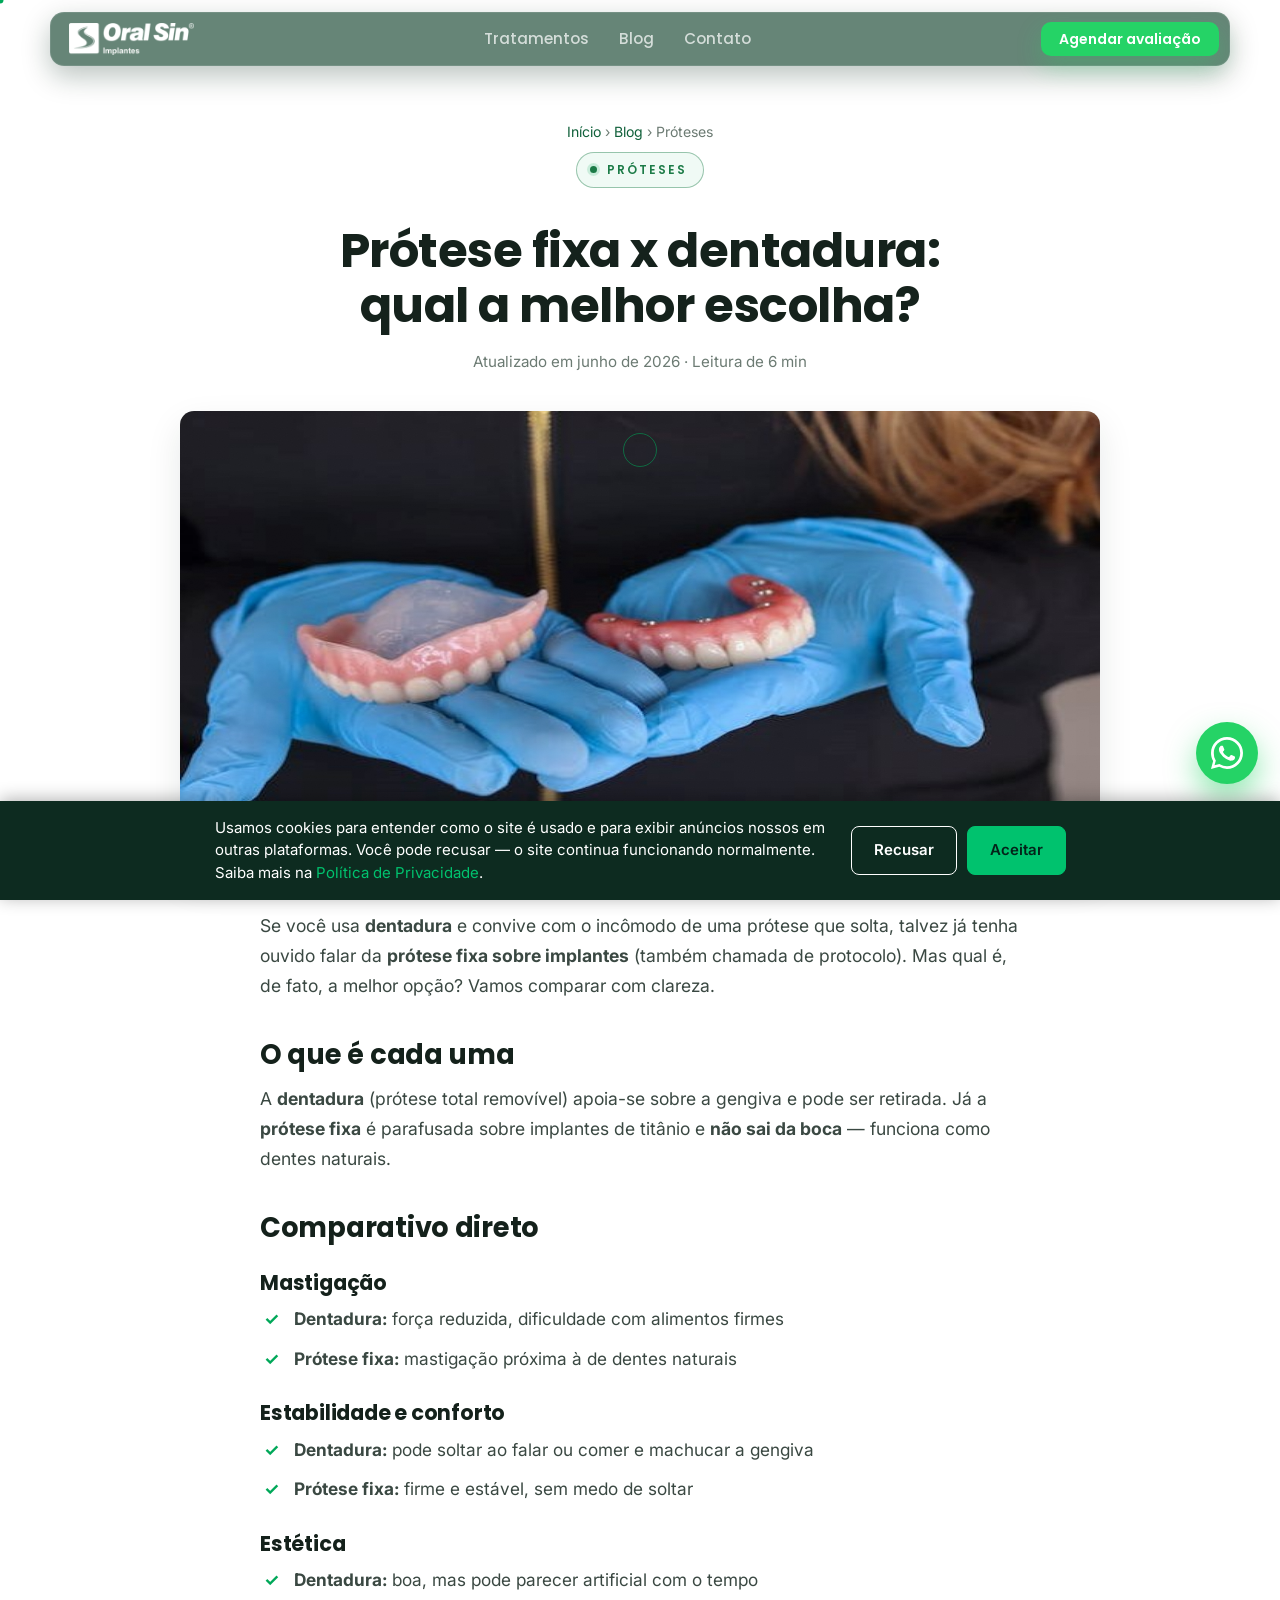
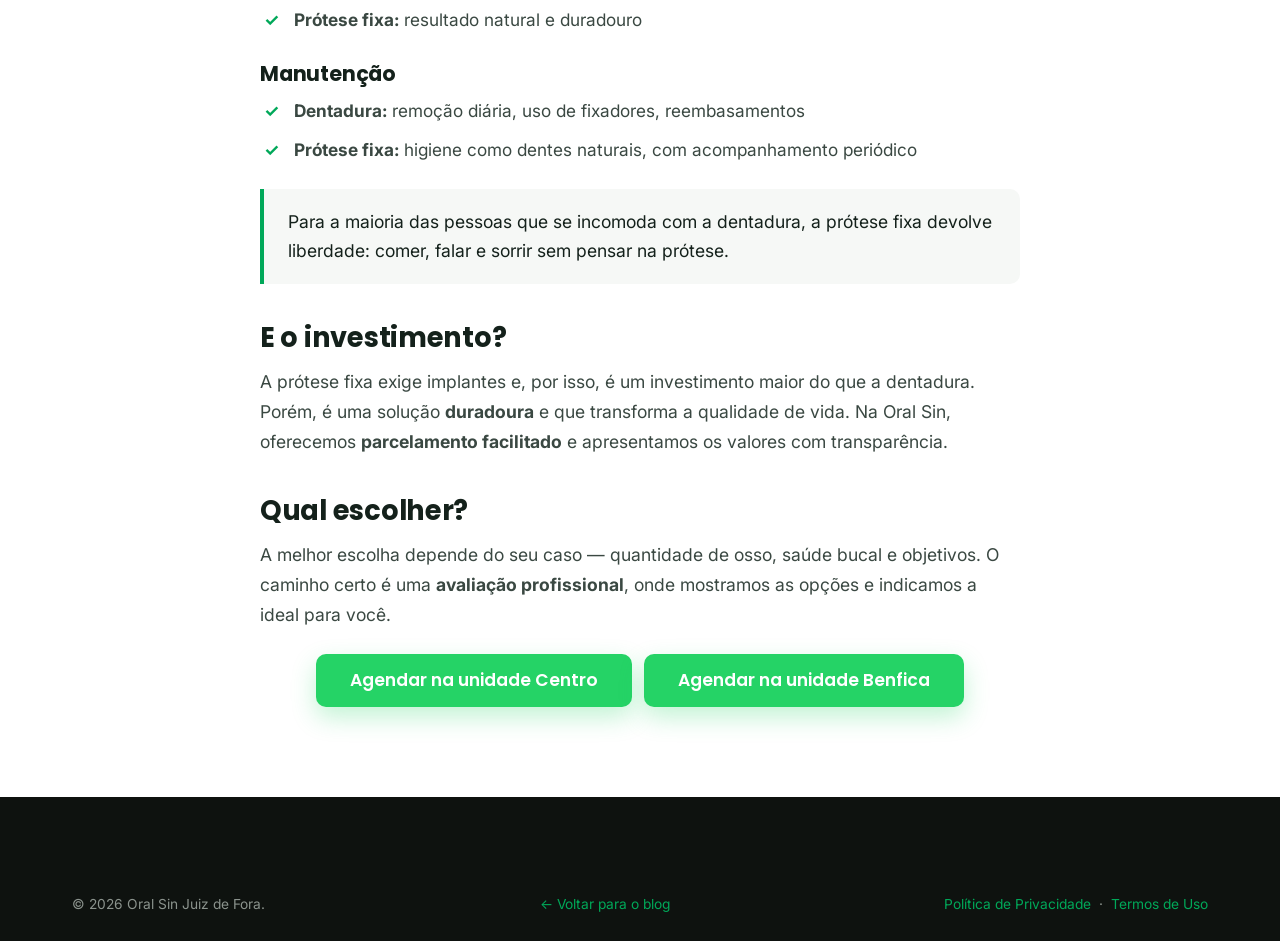
<file: blog/protese-fixa-vs-dentadura.html>
<!DOCTYPE html>
<html lang="pt-BR">
<head>
  <meta charset="UTF-8" />
  <meta name="viewport" content="width=device-width, initial-scale=1.0" />
  <title>Prótese Fixa x Dentadura: Qual a Melhor Escolha? | Oral Sin Juiz de Fora</title>
  <meta name="description" content="Prótese fixa ou dentadura? Compare conforto, mastigação, estética e durabilidade e descubra a melhor solução para recuperar seu sorriso. Oral Sin Juiz de Fora." />
  <link rel="canonical" href="https://oralsinjuizdefora.com.br/blog/protese-fixa-vs-dentadura.html" />
  <link rel="icon" type="image/png" sizes="32x32" href="../assets/img/favicon-32.png?v=26" />
  <link rel="icon" type="image/png" sizes="192x192" href="../assets/img/favicon-192.png?v=26" />
  <link rel="icon" type="image/png" sizes="512x512" href="../assets/img/favicon-512.png?v=26" />
  <link rel="apple-touch-icon" sizes="180x180" href="../assets/img/apple-touch-icon.png?v=26" />
  <meta name="theme-color" content="#10603A" />
  <link rel="preconnect" href="https://fonts.googleapis.com" />
  <link rel="preconnect" href="https://fonts.gstatic.com" crossorigin />
  <link href="https://fonts.googleapis.com/css2?family=Poppins:wght@500;600;700;800&family=Inter:wght@400;500;600&display=swap" rel="stylesheet" />
  <link rel="stylesheet" href="../assets/css/styles.css?v=25" />
  <script src="../assets/js/tracking.js?v=4" defer></script>
  <script type="application/ld+json">
  {"@context":"https://schema.org","@type":"Article","headline":"Prótese fixa x dentadura: qual a melhor escolha?","author":{"@type":"Organization","name":"Oral Sin Juiz de Fora"},"publisher":{"@type":"Organization","name":"Oral Sin Juiz de Fora"},"inLanguage":"pt-BR"}
  </script>
</head>
<body>
  <header class="header is-stuck">
    <div class="container">
      <a href="../index.html" class="logo">
        <img class="logo__png" src="../assets/img/logo-oralsin-v2-branco.png" alt="Oral Sin Implantes" onerror="this.remove()" />
        <span class="logo__svg"><span class="logo__mark"><svg viewBox="0 0 44 44" fill="none" aria-hidden="true"><path d="M31 12c-5-3.2-13.5-2.4-15.8 1.8-1.7 3.1 1.2 5.4 5.6 6.8 5.2 1.7 9.3 2.2 8.4 5.9-1 4.3-9.4 5.4-14.6 2" stroke="#fff" stroke-width="2.7" stroke-linecap="round" stroke-linejoin="round"/><path d="M14 31c4.6 2.4 11.4 1.8 14-1" stroke="#fff" stroke-width="1.4" stroke-linecap="round" opacity=".7"/></svg></span><span class="logo__text"><strong>Oral Sin</strong><span>Implantes</span></span></span>
      </a>
      <nav class="nav" aria-label="Menu">
        <a href="../index.html#tratamentos">Tratamentos</a>
        <a href="../index.html#blog">Blog</a>
        <a href="../index.html#contato">Contato</a>
      </nav>
      <div class="header__cta">
        <a href="../index.html#agendar" class="btn btn--wpp">Agendar avaliação</a>
      </div>
      <button class="nav-toggle" aria-label="Abrir menu" aria-expanded="false"><span></span><span></span><span></span></button>
    </div>
  </header>

  <article class="article">
    <div class="container">
      <div class="article__head">
        <div class="breadcrumb"><a href="../index.html">Início</a> › <a href="../index.html#blog">Blog</a> › Próteses</div>
        <span class="eyebrow">Próteses</span>
        <h1>Prótese fixa x dentadura: qual a melhor escolha?</h1>
        <p class="article__meta">Atualizado em junho de 2026 · Leitura de 6 min</p>
      </div>
      <img class="article__cover" src="../assets/img/Proteses-dentarias-em-Portugal-Precos.jpeg" alt="Prótese fixa sobre implantes versus dentadura" loading="lazy" />

      <div class="prose">
        <p>Se você usa <strong>dentadura</strong> e convive com o incômodo de uma prótese que solta, talvez já tenha ouvido falar da <strong>prótese fixa sobre implantes</strong> (também chamada de protocolo). Mas qual é, de fato, a melhor opção? Vamos comparar com clareza.</p>

        <h2>O que é cada uma</h2>
        <p>A <strong>dentadura</strong> (prótese total removível) apoia-se sobre a gengiva e pode ser retirada. Já a <strong>prótese fixa</strong> é parafusada sobre implantes de titânio e <strong>não sai da boca</strong> — funciona como dentes naturais.</p>

        <h2>Comparativo direto</h2>
        <h3>Mastigação</h3>
        <ul>
          <li><strong>Dentadura:</strong> força reduzida, dificuldade com alimentos firmes</li>
          <li><strong>Prótese fixa:</strong> mastigação próxima à de dentes naturais</li>
        </ul>
        <h3>Estabilidade e conforto</h3>
        <ul>
          <li><strong>Dentadura:</strong> pode soltar ao falar ou comer e machucar a gengiva</li>
          <li><strong>Prótese fixa:</strong> firme e estável, sem medo de soltar</li>
        </ul>
        <h3>Estética</h3>
        <ul>
          <li><strong>Dentadura:</strong> boa, mas pode parecer artificial com o tempo</li>
          <li><strong>Prótese fixa:</strong> resultado natural e duradouro</li>
        </ul>
        <h3>Manutenção</h3>
        <ul>
          <li><strong>Dentadura:</strong> remoção diária, uso de fixadores, reembasamentos</li>
          <li><strong>Prótese fixa:</strong> higiene como dentes naturais, com acompanhamento periódico</li>
        </ul>

        <blockquote>Para a maioria das pessoas que se incomoda com a dentadura, a prótese fixa devolve liberdade: comer, falar e sorrir sem pensar na prótese.</blockquote>

        <h2>E o investimento?</h2>
        <p>A prótese fixa exige implantes e, por isso, é um investimento maior do que a dentadura. Porém, é uma solução <strong>duradoura</strong> e que transforma a qualidade de vida. Na Oral Sin, oferecemos <strong>parcelamento facilitado</strong> e apresentamos os valores com transparência.</p>

        <h2>Qual escolher?</h2>
        <p>A melhor escolha depende do seu caso — quantidade de osso, saúde bucal e objetivos. O caminho certo é uma <strong>avaliação profissional</strong>, onde mostramos as opções e indicamos a ideal para você.</p>

        <div class="post-cta" style="display:flex;gap:12px;justify-content:center;flex-wrap:wrap;margin-top:24px;">
            <a href="https://wa.me/553299818698?text=Quero%20trocar%20minha%20dentadura%20por%20dentes%20fixos." class="btn btn--wpp btn--lg" target="_blank" rel="noopener">Agendar na unidade Centro</a>
            <a href="https://wa.me/553299101440?text=Quero%20trocar%20minha%20dentadura%20por%20dentes%20fixos." class="btn btn--wpp btn--lg" target="_blank" rel="noopener">Agendar na unidade Benfica</a>
          </div>
      </div>
    </div>
  </article>

  <footer class="footer">
    <div class="container">
      <div class="footer__bottom" style="border:0;">
        <span>© <span id="year">2026</span> Oral Sin Juiz de Fora.</span>
        <a href="../index.html#blog" style="color:var(--green)">← Voltar para o blog</a>
        <span><a href="../politica-de-privacidade.html" style="color:var(--green)">Política de Privacidade</a> &nbsp;·&nbsp; <a href="../termos-de-uso.html" style="color:var(--green)">Termos de Uso</a></span>
      </div>
    </div>
  </footer>

  <a class="wpp-float" href="../index.html#agendar" aria-label="Agendar avaliação no WhatsApp">
    <svg viewBox="0 0 32 32" fill="currentColor"><path d="M16.003 0C7.164 0 .002 7.16.002 16c0 2.82.74 5.583 2.15 8.02L0 32l8.204-2.15A15.9 15.9 0 0 0 16.003 32C24.84 32 32 24.84 32 16S24.84 0 16.003 0zm0 29.2c-2.5 0-4.95-.67-7.088-1.94l-.508-.3-4.87 1.277 1.3-4.75-.33-.52A13.16 13.16 0 0 1 2.8 16c0-7.28 5.92-13.2 13.203-13.2 3.53 0 6.845 1.375 9.34 3.872a13.13 13.13 0 0 1 3.865 9.33c0 7.28-5.92 13.198-13.205 13.198zm7.24-9.885c-.397-.198-2.348-1.158-2.712-1.29-.363-.132-.628-.198-.892.2-.264.396-1.024 1.29-1.256 1.554-.23.264-.463.297-.86.1-.397-.2-1.676-.618-3.193-1.97-1.18-1.052-1.977-2.35-2.21-2.747-.23-.396-.024-.61.174-.807.178-.177.397-.462.595-.694.198-.23.264-.396.397-.66.132-.264.066-.495-.033-.694-.1-.198-.892-2.15-1.223-2.943-.322-.773-.65-.668-.892-.68l-.76-.014c-.264 0-.694.1-1.058.495-.363.396-1.388 1.356-1.388 3.31 0 1.953 1.42 3.84 1.618 4.104.198.264 2.796 4.27 6.775 5.986.947.41 1.686.653 2.262.836.95.302 1.815.26 2.498.157.762-.114 2.348-.96 2.68-1.884.33-.925.33-1.72.23-1.884-.098-.164-.362-.263-.76-.462z"/></svg>
  </a>
  <script src="../assets/js/main.js?v=25"></script>
</body>
</html>
</file>
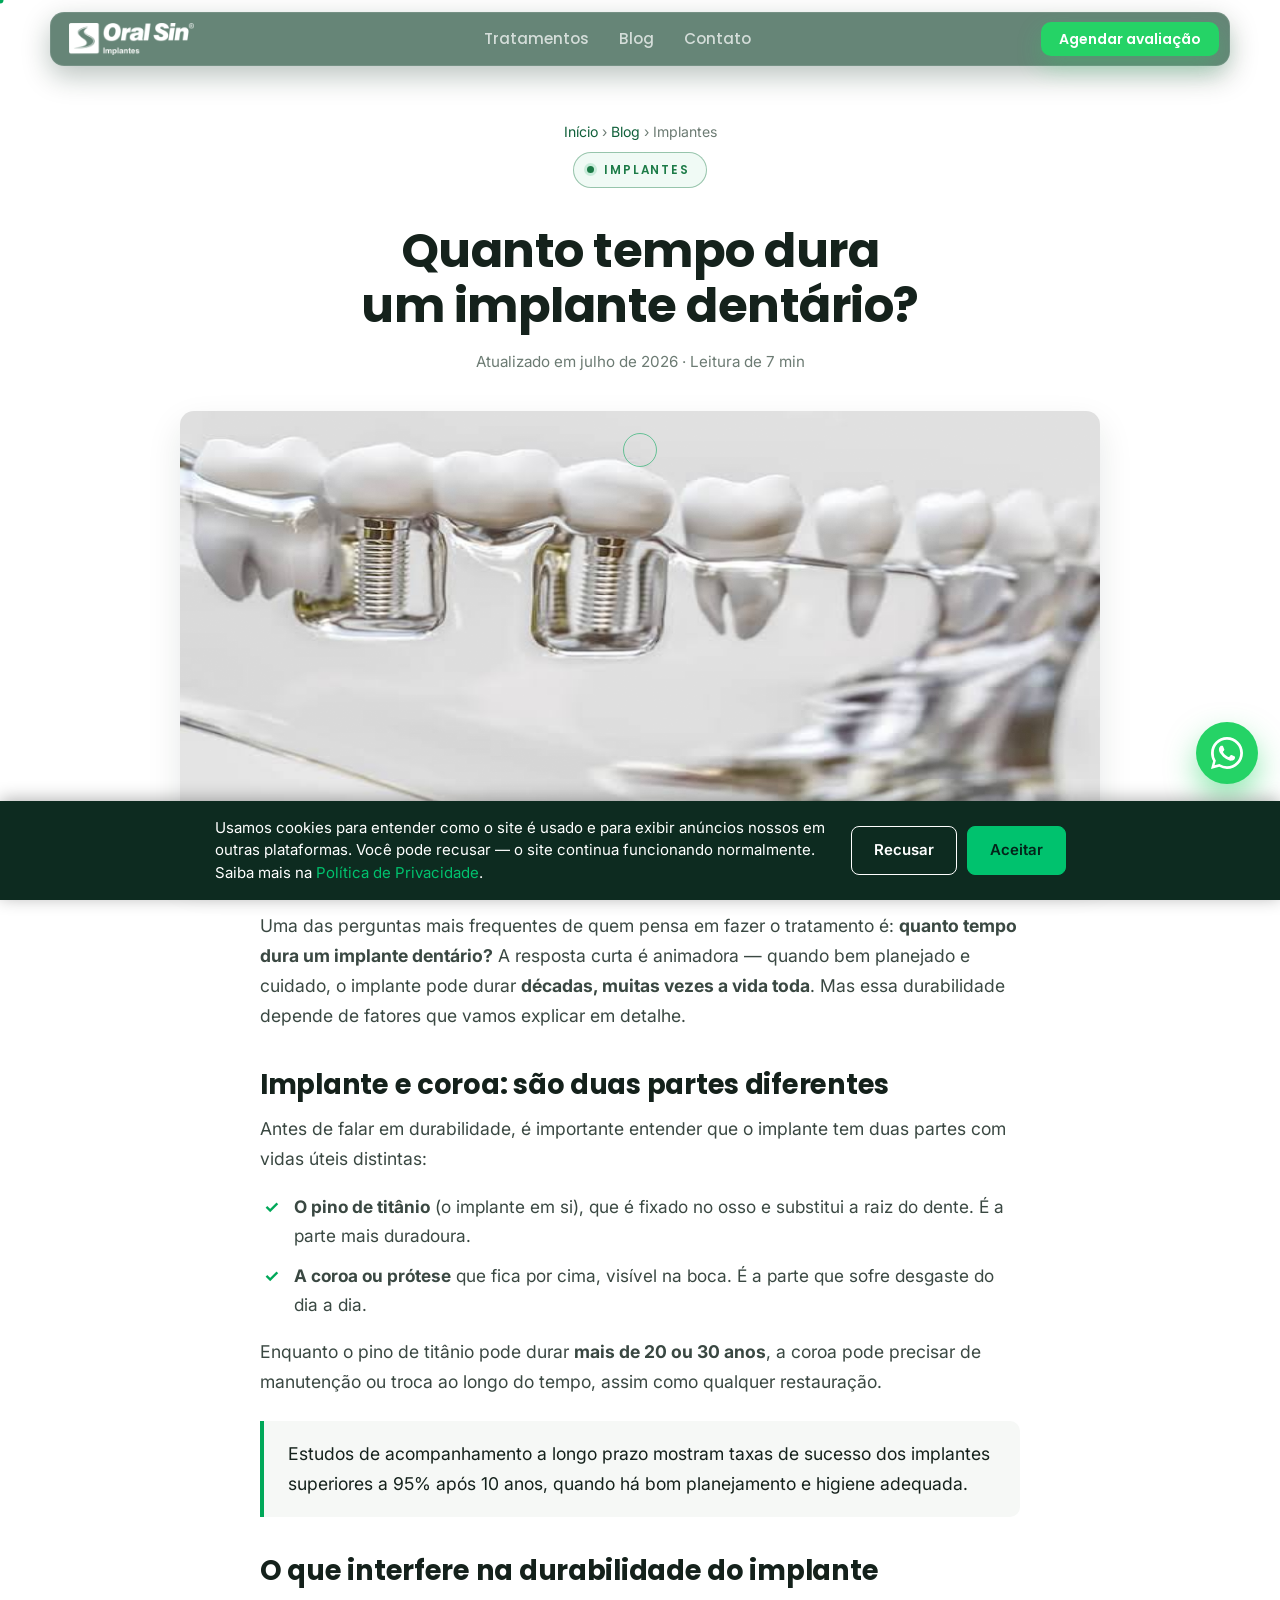
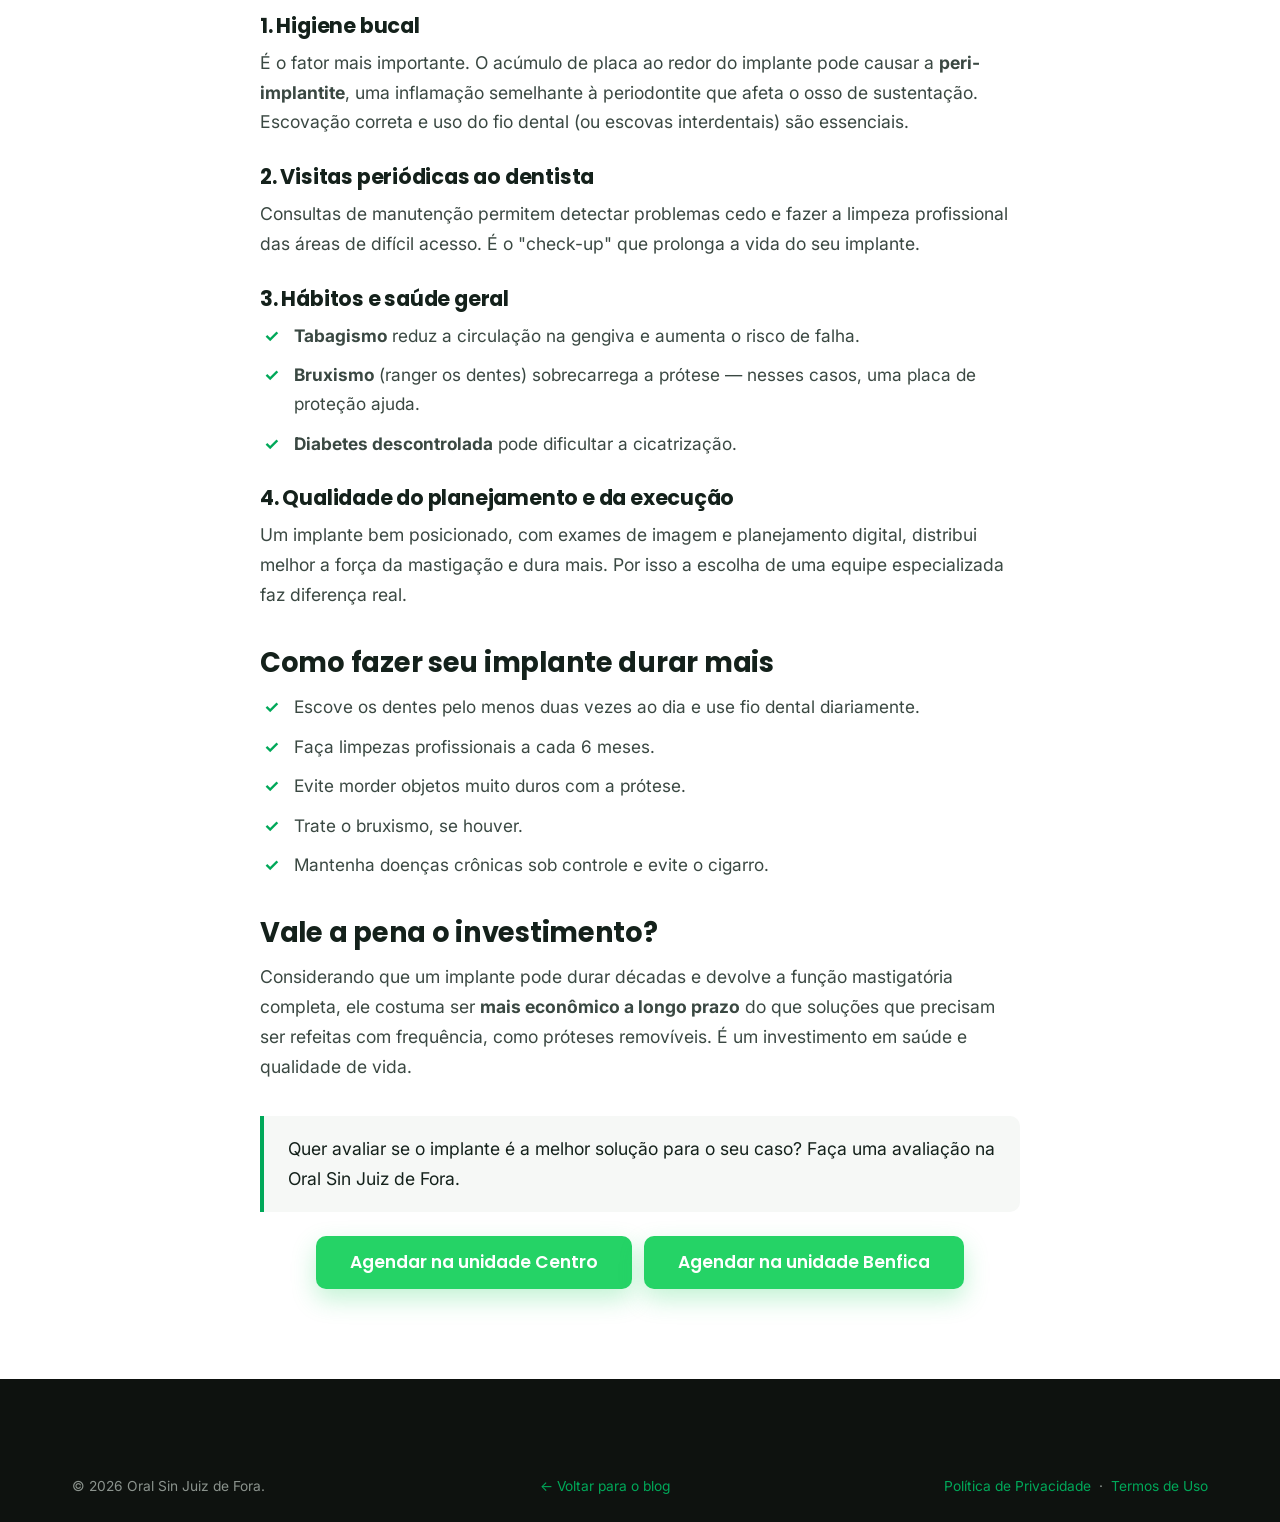
<file: blog/quanto-tempo-dura-implante-dentario.html>
<!DOCTYPE html>
<html lang="pt-BR">
<head>
  <meta charset="UTF-8" />
  <meta name="viewport" content="width=device-width, initial-scale=1.0" />
  <title>Quanto Tempo Dura um Implante Dentário? | Oral Sin Juiz de Fora</title>
  <meta name="description" content="Quanto tempo dura um implante dentário? Entenda a durabilidade, o que interfere na vida útil e como fazer seu implante durar décadas. Oral Sin Juiz de Fora." />
  <meta name="keywords" content="quanto tempo dura implante dentário, durabilidade implante, vida útil implante dentário, implante juiz de fora" />
  <link rel="canonical" href="https://oralsinjuizdefora.com.br/blog/quanto-tempo-dura-implante-dentario.html" />
  <link rel="icon" type="image/png" sizes="32x32" href="../assets/img/favicon-32.png?v=26" />
  <link rel="icon" type="image/png" sizes="192x192" href="../assets/img/favicon-192.png?v=26" />
  <link rel="icon" type="image/png" sizes="512x512" href="../assets/img/favicon-512.png?v=26" />
  <link rel="apple-touch-icon" sizes="180x180" href="../assets/img/apple-touch-icon.png?v=26" />
  <meta name="theme-color" content="#10603A" />
  <link rel="preconnect" href="https://fonts.googleapis.com" />
  <link rel="preconnect" href="https://fonts.gstatic.com" crossorigin />
  <link href="https://fonts.googleapis.com/css2?family=Poppins:ital,wght@0,500;0,600;0,700;0,800;1,800&family=Inter:wght@400;500;600&display=swap" rel="stylesheet" />
  <link rel="stylesheet" href="../assets/css/styles.css?v=25" />
  <script src="../assets/js/tracking.js?v=4" defer></script>
  <script type="application/ld+json">
  {"@context":"https://schema.org","@type":"Article","headline":"Quanto tempo dura um implante dentário?","author":{"@type":"Organization","name":"Oral Sin Juiz de Fora"},"publisher":{"@type":"Organization","name":"Oral Sin Juiz de Fora"},"inLanguage":"pt-BR"}
  </script>
</head>
<body>
  <header class="header is-stuck">
    <div class="container">
      <a href="../index.html" class="logo">
        <img class="logo__png" src="../assets/img/logo-oralsin-v2-branco.png" alt="Oral Sin Implantes" onerror="this.remove()" />
        <span class="logo__svg"><span class="logo__mark"><svg viewBox="0 0 44 44" fill="none" aria-hidden="true"><path d="M31 12c-5-3.2-13.5-2.4-15.8 1.8-1.7 3.1 1.2 5.4 5.6 6.8 5.2 1.7 9.3 2.2 8.4 5.9-1 4.3-9.4 5.4-14.6 2" stroke="#fff" stroke-width="2.7" stroke-linecap="round" stroke-linejoin="round"/><path d="M14 31c4.6 2.4 11.4 1.8 14-1" stroke="#fff" stroke-width="1.4" stroke-linecap="round" opacity=".7"/></svg></span><span class="logo__text"><strong>Oral Sin</strong><span>Implantes</span></span></span>
      </a>
      <nav class="nav" aria-label="Menu">
        <a href="../index.html#tratamentos">Tratamentos</a>
        <a href="../index.html#blog">Blog</a>
        <a href="../index.html#contato">Contato</a>
      </nav>
      <div class="header__cta">
        <a href="../index.html#agendar" class="btn btn--wpp">Agendar avaliação</a>
      </div>
      <button class="nav-toggle" aria-label="Abrir menu" aria-expanded="false"><span></span><span></span><span></span></button>
    </div>
  </header>

  <article class="article">
    <div class="container">
      <div class="article__head">
        <div class="breadcrumb"><a href="../index.html">Início</a> › <a href="../index.html#blog">Blog</a> › Implantes</div>
        <span class="eyebrow">Implantes</span>
        <h1>Quanto tempo dura um implante dentário?</h1>
        <p class="article__meta">Atualizado em julho de 2026 · Leitura de 7 min</p>
      </div>
      <img class="article__cover" src="../assets/img/images%20(1).jpg" alt="Implante dentário e coroa cerâmica" loading="lazy" />

      <div class="prose">
        <p>Uma das perguntas mais frequentes de quem pensa em fazer o tratamento é: <strong>quanto tempo dura um implante dentário?</strong> A resposta curta é animadora — quando bem planejado e cuidado, o implante pode durar <strong>décadas, muitas vezes a vida toda</strong>. Mas essa durabilidade depende de fatores que vamos explicar em detalhe.</p>

        <h2>Implante e coroa: são duas partes diferentes</h2>
        <p>Antes de falar em durabilidade, é importante entender que o implante tem duas partes com vidas úteis distintas:</p>
        <ul>
          <li><strong>O pino de titânio</strong> (o implante em si), que é fixado no osso e substitui a raiz do dente. É a parte mais duradoura.</li>
          <li><strong>A coroa ou prótese</strong> que fica por cima, visível na boca. É a parte que sofre desgaste do dia a dia.</li>
        </ul>
        <p>Enquanto o pino de titânio pode durar <strong>mais de 20 ou 30 anos</strong>, a coroa pode precisar de manutenção ou troca ao longo do tempo, assim como qualquer restauração.</p>

        <blockquote>Estudos de acompanhamento a longo prazo mostram taxas de sucesso dos implantes superiores a 95% após 10 anos, quando há bom planejamento e higiene adequada.</blockquote>

        <h2>O que interfere na durabilidade do implante</h2>
        <h3>1. Higiene bucal</h3>
        <p>É o fator mais importante. O acúmulo de placa ao redor do implante pode causar a <strong>peri-implantite</strong>, uma inflamação semelhante à periodontite que afeta o osso de sustentação. Escovação correta e uso do fio dental (ou escovas interdentais) são essenciais.</p>

        <h3>2. Visitas periódicas ao dentista</h3>
        <p>Consultas de manutenção permitem detectar problemas cedo e fazer a limpeza profissional das áreas de difícil acesso. É o "check-up" que prolonga a vida do seu implante.</p>

        <h3>3. Hábitos e saúde geral</h3>
        <ul>
          <li><strong>Tabagismo</strong> reduz a circulação na gengiva e aumenta o risco de falha.</li>
          <li><strong>Bruxismo</strong> (ranger os dentes) sobrecarrega a prótese — nesses casos, uma placa de proteção ajuda.</li>
          <li><strong>Diabetes descontrolada</strong> pode dificultar a cicatrização.</li>
        </ul>

        <h3>4. Qualidade do planejamento e da execução</h3>
        <p>Um implante bem posicionado, com exames de imagem e planejamento digital, distribui melhor a força da mastigação e dura mais. Por isso a escolha de uma equipe especializada faz diferença real.</p>

        <h2>Como fazer seu implante durar mais</h2>
        <ul>
          <li>Escove os dentes pelo menos duas vezes ao dia e use fio dental diariamente.</li>
          <li>Faça limpezas profissionais a cada 6 meses.</li>
          <li>Evite morder objetos muito duros com a prótese.</li>
          <li>Trate o bruxismo, se houver.</li>
          <li>Mantenha doenças crônicas sob controle e evite o cigarro.</li>
        </ul>

        <h2>Vale a pena o investimento?</h2>
        <p>Considerando que um implante pode durar décadas e devolve a função mastigatória completa, ele costuma ser <strong>mais econômico a longo prazo</strong> do que soluções que precisam ser refeitas com frequência, como próteses removíveis. É um investimento em saúde e qualidade de vida.</p>

        <blockquote style="margin-top:34px;">Quer avaliar se o implante é a melhor solução para o seu caso? Faça uma avaliação na Oral Sin Juiz de Fora.</blockquote>
        <div class="post-cta" style="display:flex;gap:12px;justify-content:center;flex-wrap:wrap;margin-top:24px;">
            <a href="https://wa.me/553299818698?text=Quero%20saber%20mais%20sobre%20a%20durabilidade%20dos%20implantes." class="btn btn--wpp btn--lg" target="_blank" rel="noopener">Agendar na unidade Centro</a>
            <a href="https://wa.me/553299101440?text=Quero%20saber%20mais%20sobre%20a%20durabilidade%20dos%20implantes." class="btn btn--wpp btn--lg" target="_blank" rel="noopener">Agendar na unidade Benfica</a>
          </div>
      </div>
    </div>
  </article>

  <footer class="footer">
    <div class="container">
      <div class="footer__bottom" style="border:0;">
        <span>© <span id="year">2026</span> Oral Sin Juiz de Fora.</span>
        <a href="../index.html#blog" style="color:var(--green)">← Voltar para o blog</a>
        <span><a href="../politica-de-privacidade.html" style="color:var(--green)">Política de Privacidade</a> &nbsp;·&nbsp; <a href="../termos-de-uso.html" style="color:var(--green)">Termos de Uso</a></span>
      </div>
    </div>
  </footer>

  <a class="wpp-float" href="../index.html#agendar" aria-label="Agendar avaliação no WhatsApp">
    <svg viewBox="0 0 32 32" fill="currentColor"><path d="M16.003 0C7.164 0 .002 7.16.002 16c0 2.82.74 5.583 2.15 8.02L0 32l8.204-2.15A15.9 15.9 0 0 0 16.003 32C24.84 32 32 24.84 32 16S24.84 0 16.003 0zm0 29.2c-2.5 0-4.95-.67-7.088-1.94l-.508-.3-4.87 1.277 1.3-4.75-.33-.52A13.16 13.16 0 0 1 2.8 16c0-7.28 5.92-13.2 13.203-13.2 3.53 0 6.845 1.375 9.34 3.872a13.13 13.13 0 0 1 3.865 9.33c0 7.28-5.92 13.198-13.205 13.198zm7.24-9.885c-.397-.198-2.348-1.158-2.712-1.29-.363-.132-.628-.198-.892.2-.264.396-1.024 1.29-1.256 1.554-.23.264-.463.297-.86.1-.397-.2-1.676-.618-3.193-1.97-1.18-1.052-1.977-2.35-2.21-2.747-.23-.396-.024-.61.174-.807.178-.177.397-.462.595-.694.198-.23.264-.396.397-.66.132-.264.066-.495-.033-.694-.1-.198-.892-2.15-1.223-2.943-.322-.773-.65-.668-.892-.68l-.76-.014c-.264 0-.694.1-1.058.495-.363.396-1.388 1.356-1.388 3.31 0 1.953 1.42 3.84 1.618 4.104.198.264 2.796 4.27 6.775 5.986.947.41 1.686.653 2.262.836.95.302 1.815.26 2.498.157.762-.114 2.348-.96 2.68-1.884.33-.925.33-1.72.23-1.884-.098-.164-.362-.263-.76-.462z"/></svg>
  </a>
  <script src="../assets/js/main.js?v=25"></script>
</body>
</html>
</file>
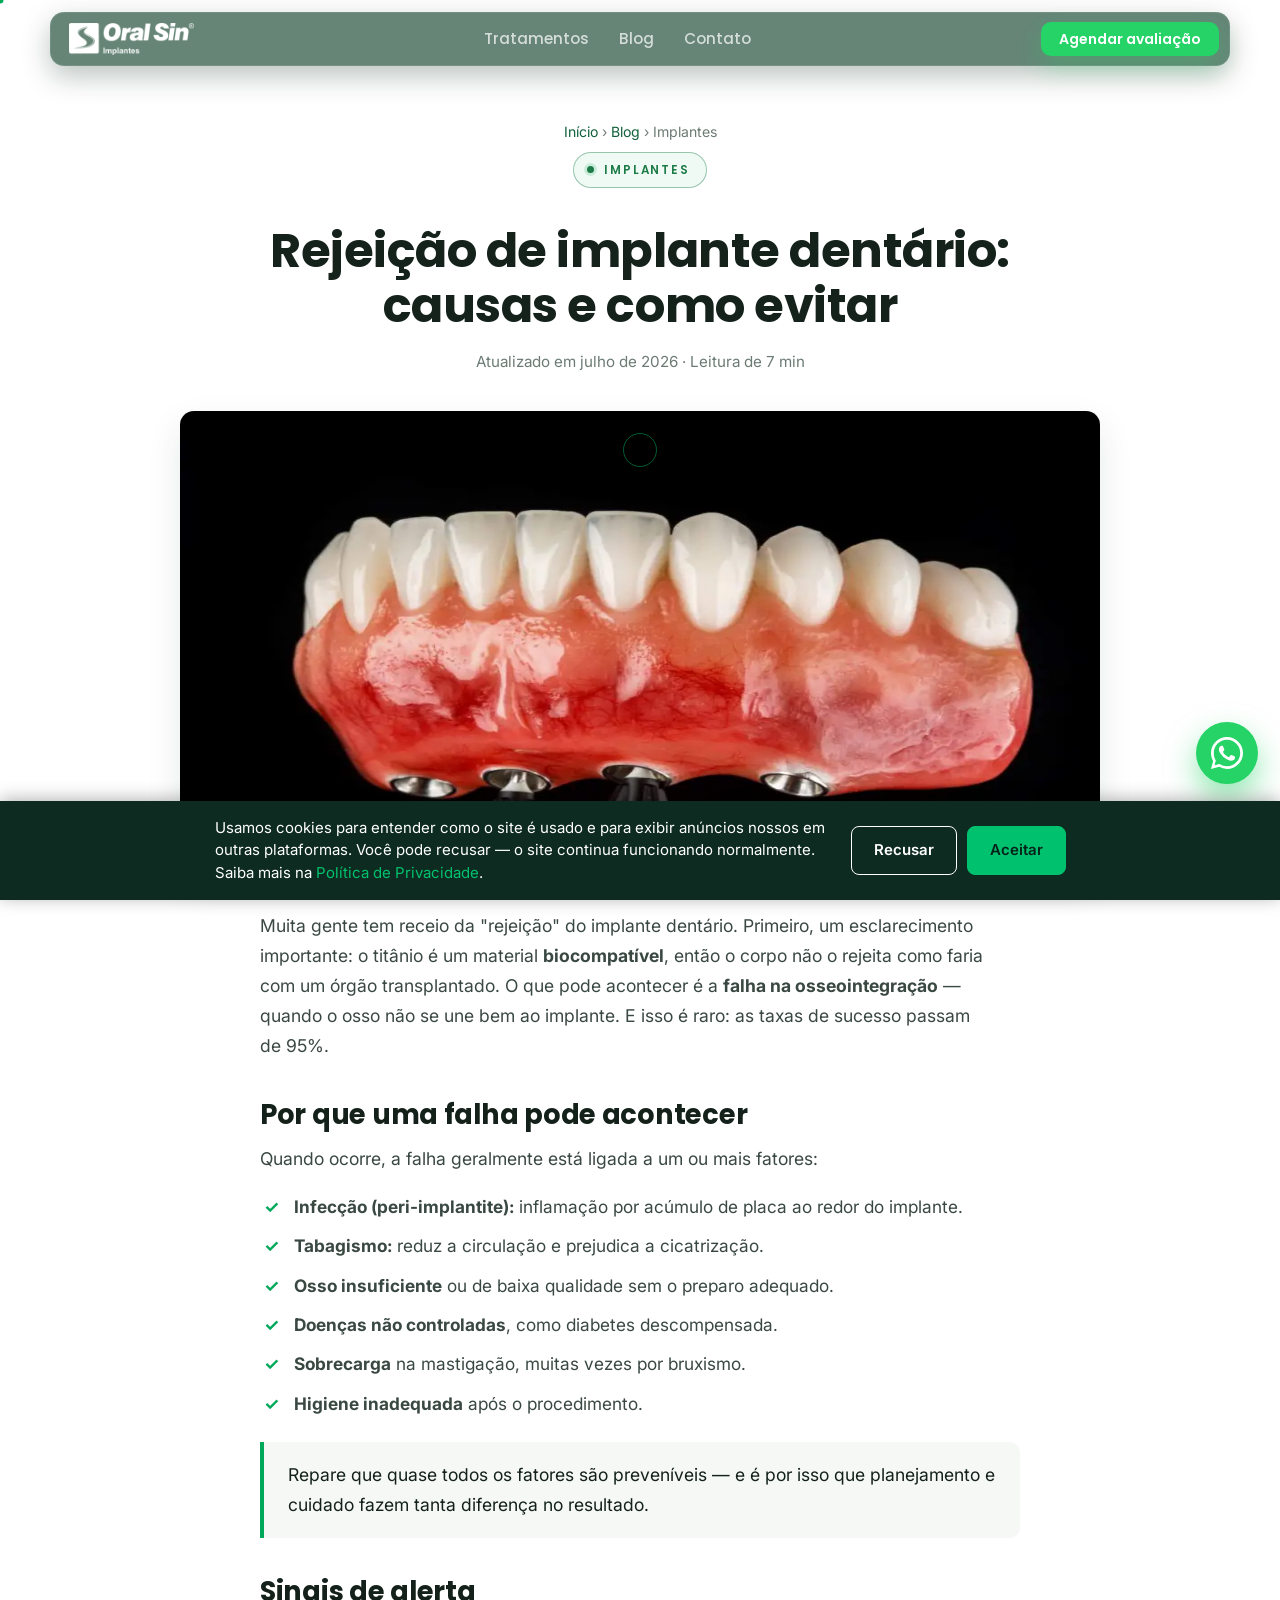
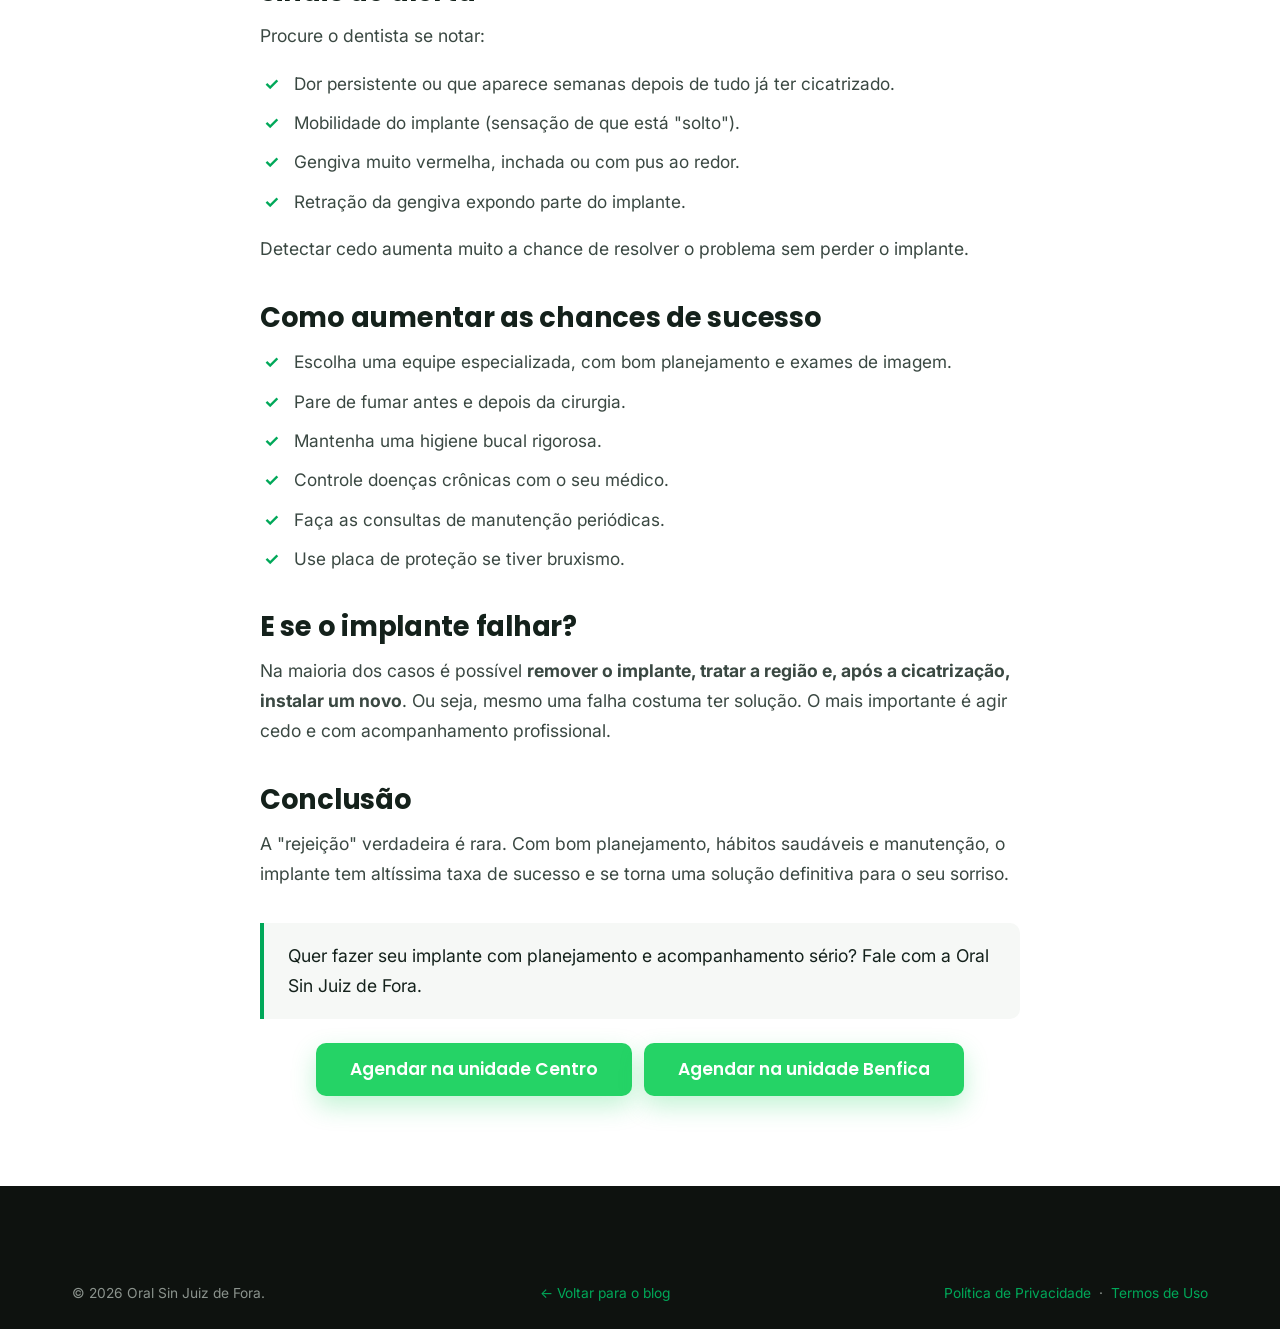
<file: blog/rejeicao-implante-dentario.html>
<!DOCTYPE html>
<html lang="pt-BR">
<head>
  <meta charset="UTF-8" />
  <meta name="viewport" content="width=device-width, initial-scale=1.0" />
  <title>Rejeição de Implante Dentário: Causas e Como Evitar | Oral Sin Juiz de Fora</title>
  <meta name="description" content="Implante dentário pode dar rejeição? Entenda por que uma falha acontece, os sinais de alerta, os fatores de risco e como aumentar as chances de sucesso." />
  <meta name="keywords" content="rejeição implante dentário, falha implante, implante inflamado, peri-implantite, sinais rejeição implante" />
  <link rel="canonical" href="https://oralsinjuizdefora.com.br/blog/rejeicao-implante-dentario.html" />
  <link rel="icon" type="image/png" sizes="32x32" href="../assets/img/favicon-32.png?v=26" />
  <link rel="icon" type="image/png" sizes="192x192" href="../assets/img/favicon-192.png?v=26" />
  <link rel="icon" type="image/png" sizes="512x512" href="../assets/img/favicon-512.png?v=26" />
  <link rel="apple-touch-icon" sizes="180x180" href="../assets/img/apple-touch-icon.png?v=26" />
  <meta name="theme-color" content="#10603A" />
  <link rel="preconnect" href="https://fonts.googleapis.com" />
  <link rel="preconnect" href="https://fonts.gstatic.com" crossorigin />
  <link href="https://fonts.googleapis.com/css2?family=Poppins:ital,wght@0,500;0,600;0,700;0,800;1,800&family=Inter:wght@400;500;600&display=swap" rel="stylesheet" />
  <link rel="stylesheet" href="../assets/css/styles.css?v=25" />
  <script src="../assets/js/tracking.js?v=4" defer></script>
  <script type="application/ld+json">
  {"@context":"https://schema.org","@type":"Article","headline":"Rejeição de implante dentário: causas e como evitar","author":{"@type":"Organization","name":"Oral Sin Juiz de Fora"},"publisher":{"@type":"Organization","name":"Oral Sin Juiz de Fora"},"inLanguage":"pt-BR"}
  </script>
</head>
<body>
  <header class="header is-stuck">
    <div class="container">
      <a href="../index.html" class="logo">
        <img class="logo__png" src="../assets/img/logo-oralsin-v2-branco.png" alt="Oral Sin Implantes" onerror="this.remove()" />
        <span class="logo__svg"><span class="logo__mark"><svg viewBox="0 0 44 44" fill="none" aria-hidden="true"><path d="M31 12c-5-3.2-13.5-2.4-15.8 1.8-1.7 3.1 1.2 5.4 5.6 6.8 5.2 1.7 9.3 2.2 8.4 5.9-1 4.3-9.4 5.4-14.6 2" stroke="#fff" stroke-width="2.7" stroke-linecap="round" stroke-linejoin="round"/><path d="M14 31c4.6 2.4 11.4 1.8 14-1" stroke="#fff" stroke-width="1.4" stroke-linecap="round" opacity=".7"/></svg></span><span class="logo__text"><strong>Oral Sin</strong><span>Implantes</span></span></span>
      </a>
      <nav class="nav" aria-label="Menu">
        <a href="../index.html#tratamentos">Tratamentos</a>
        <a href="../index.html#blog">Blog</a>
        <a href="../index.html#contato">Contato</a>
      </nav>
      <div class="header__cta">
        <a href="../index.html#agendar" class="btn btn--wpp">Agendar avaliação</a>
      </div>
      <button class="nav-toggle" aria-label="Abrir menu" aria-expanded="false"><span></span><span></span><span></span></button>
    </div>
  </header>

  <article class="article">
    <div class="container">
      <div class="article__head">
        <div class="breadcrumb"><a href="../index.html">Início</a> › <a href="../index.html#blog">Blog</a> › Implantes</div>
        <span class="eyebrow">Implantes</span>
        <h1>Rejeição de implante dentário: causas e como evitar</h1>
        <p class="article__meta">Atualizado em julho de 2026 · Leitura de 7 min</p>
      </div>
      <img class="article__cover" src="../assets/img/protese-fixa-implante-1024x683.webp" alt="Cuidados para evitar a falha do implante dentário" loading="lazy" />

      <div class="prose">
        <p>Muita gente tem receio da "rejeição" do implante dentário. Primeiro, um esclarecimento importante: o titânio é um material <strong>biocompatível</strong>, então o corpo não o rejeita como faria com um órgão transplantado. O que pode acontecer é a <strong>falha na osseointegração</strong> — quando o osso não se une bem ao implante. E isso é raro: as taxas de sucesso passam de 95%.</p>

        <h2>Por que uma falha pode acontecer</h2>
        <p>Quando ocorre, a falha geralmente está ligada a um ou mais fatores:</p>
        <ul>
          <li><strong>Infecção (peri-implantite):</strong> inflamação por acúmulo de placa ao redor do implante.</li>
          <li><strong>Tabagismo:</strong> reduz a circulação e prejudica a cicatrização.</li>
          <li><strong>Osso insuficiente</strong> ou de baixa qualidade sem o preparo adequado.</li>
          <li><strong>Doenças não controladas</strong>, como diabetes descompensada.</li>
          <li><strong>Sobrecarga</strong> na mastigação, muitas vezes por bruxismo.</li>
          <li><strong>Higiene inadequada</strong> após o procedimento.</li>
        </ul>

        <blockquote>Repare que quase todos os fatores são preveníveis — e é por isso que planejamento e cuidado fazem tanta diferença no resultado.</blockquote>

        <h2>Sinais de alerta</h2>
        <p>Procure o dentista se notar:</p>
        <ul>
          <li>Dor persistente ou que aparece semanas depois de tudo já ter cicatrizado.</li>
          <li>Mobilidade do implante (sensação de que está "solto").</li>
          <li>Gengiva muito vermelha, inchada ou com pus ao redor.</li>
          <li>Retração da gengiva expondo parte do implante.</li>
        </ul>
        <p>Detectar cedo aumenta muito a chance de resolver o problema sem perder o implante.</p>

        <h2>Como aumentar as chances de sucesso</h2>
        <ul>
          <li>Escolha uma equipe especializada, com bom planejamento e exames de imagem.</li>
          <li>Pare de fumar antes e depois da cirurgia.</li>
          <li>Mantenha uma higiene bucal rigorosa.</li>
          <li>Controle doenças crônicas com o seu médico.</li>
          <li>Faça as consultas de manutenção periódicas.</li>
          <li>Use placa de proteção se tiver bruxismo.</li>
        </ul>

        <h2>E se o implante falhar?</h2>
        <p>Na maioria dos casos é possível <strong>remover o implante, tratar a região e, após a cicatrização, instalar um novo</strong>. Ou seja, mesmo uma falha costuma ter solução. O mais importante é agir cedo e com acompanhamento profissional.</p>

        <h2>Conclusão</h2>
        <p>A "rejeição" verdadeira é rara. Com bom planejamento, hábitos saudáveis e manutenção, o implante tem altíssima taxa de sucesso e se torna uma solução definitiva para o seu sorriso.</p>
        <blockquote style="margin-top:34px;">Quer fazer seu implante com planejamento e acompanhamento sério? Fale com a Oral Sin Juiz de Fora.</blockquote>
        <div class="post-cta" style="display:flex;gap:12px;justify-content:center;flex-wrap:wrap;margin-top:24px;">
            <a href="https://wa.me/553299818698?text=Tenho%20d%C3%BAvidas%20sobre%20rejei%C3%A7%C3%A3o%20de%20implante." class="btn btn--wpp btn--lg" target="_blank" rel="noopener">Agendar na unidade Centro</a>
            <a href="https://wa.me/553299101440?text=Tenho%20d%C3%BAvidas%20sobre%20rejei%C3%A7%C3%A3o%20de%20implante." class="btn btn--wpp btn--lg" target="_blank" rel="noopener">Agendar na unidade Benfica</a>
          </div>
      </div>
    </div>
  </article>

  <footer class="footer">
    <div class="container">
      <div class="footer__bottom" style="border:0;">
        <span>&copy; <span id="year">2026</span> Oral Sin Juiz de Fora.</span>
        <a href="../index.html#blog" style="color:var(--green)">&larr; Voltar para o blog</a>
        <span><a href="../politica-de-privacidade.html" style="color:var(--green)">Política de Privacidade</a> &nbsp;·&nbsp; <a href="../termos-de-uso.html" style="color:var(--green)">Termos de Uso</a></span>
      </div>
    </div>
  </footer>

  <a class="wpp-float" href="../index.html#agendar" aria-label="Agendar avaliação no WhatsApp">
    <svg viewBox="0 0 32 32" fill="currentColor"><path d="M16.003 0C7.164 0 .002 7.16.002 16c0 2.82.74 5.583 2.15 8.02L0 32l8.204-2.15A15.9 15.9 0 0 0 16.003 32C24.84 32 32 24.84 32 16S24.84 0 16.003 0zm0 29.2c-2.5 0-4.95-.67-7.088-1.94l-.508-.3-4.87 1.277 1.3-4.75-.33-.52A13.16 13.16 0 0 1 2.8 16c0-7.28 5.92-13.2 13.203-13.2 3.53 0 6.845 1.375 9.34 3.872a13.13 13.13 0 0 1 3.865 9.33c0 7.28-5.92 13.198-13.205 13.198zm7.24-9.885c-.397-.198-2.348-1.158-2.712-1.29-.363-.132-.628-.198-.892.2-.264.396-1.024 1.29-1.256 1.554-.23.264-.463.297-.86.1-.397-.2-1.676-.618-3.193-1.97-1.18-1.052-1.977-2.35-2.21-2.747-.23-.396-.024-.61.174-.807.178-.177.397-.462.595-.694.198-.23.264-.396.397-.66.132-.264.066-.495-.033-.694-.1-.198-.892-2.15-1.223-2.943-.322-.773-.65-.668-.892-.68l-.76-.014c-.264 0-.694.1-1.058.495-.363.396-1.388 1.356-1.388 3.31 0 1.953 1.42 3.84 1.618 4.104.198.264 2.796 4.27 6.775 5.986.947.41 1.686.653 2.262.836.95.302 1.815.26 2.498.157.762-.114 2.348-.96 2.68-1.884.33-.925.33-1.72.23-1.884-.098-.164-.362-.263-.76-.462z"/></svg>
  </a>
  <script src="../assets/js/main.js?v=25"></script>
</body>
</html>
</file>
<file: assets/css/styles.css>
/* =========================================================================
   Oral Sin Juiz de Fora — Landing Page v4
   Paleta: verde Oral Sin (marca) + neutros | acabamento sofisticado
   ========================================================================= */

:root {
  /* Verdes da marca */
  --green:        #00A859;   /* vibrante (destaques) */
  --green-logo:   #1B7A46;   /* verde da logo */
  --green-deep:   #10603A;   /* verde escuro (botões primários) */
  --green-700:    #0E5C34;
  --green-800:    #0B4A2B;
  --green-900:    #083621;
  --green-soft:   #E9F6EF;
  --green-soft-2: #F3FAF6;
  --green-light:  #7FE0AF;   /* verde claro p/ textos em fundo escuro */

  /* Estrela de avaliação (rating) */
  --gold: #E6B23A;

  /* Neutros */
  --ink:      #14211B;
  --body:     #3A4842;
  --muted:    #6B7A72;
  --line:     #E4E9E6;
  --bg:       #FFFFFF;
  --bg-alt:   #F6F8F6;
  --off:      #F3F4F1;       /* branco levemente mais escuro (boxes) */

  --dark:      #0E120F;
  --dark-800:  #141814;
  --dark-card: #1A1F1B;
  --dark-border: rgba(255,255,255,.08);

  --font-head: "Poppins", system-ui, sans-serif;
  --font-body: "Inter", system-ui, sans-serif;

  --shadow-sm: 0 2px 10px rgba(12,40,26,.06);
  --shadow:    0 14px 34px rgba(12,40,26,.10);
  --shadow-lg: 0 30px 60px rgba(12,40,26,.16);

  /* Arredondamento reduzido (mais sofisticado) */
  --radius-sm: 6px;
  --radius:    10px;
  --radius-lg: 14px;

  --container: 1180px;

  /* Cursor odontológico (dente) */
  --cursor-tooth: url("data:image/svg+xml,%3Csvg xmlns='http://www.w3.org/2000/svg' width='26' height='26' viewBox='0 0 24 24'%3E%3Cpath fill='%2300A859' stroke='%23ffffff' stroke-width='1.3' d='M12 2C9 2 7.5 3.2 6 3.2S3 2 2 4c-1.2 2.2.2 6 1 9 .9 3.3 1.8 8 3.2 8 1.1 0 1.4-2.4 2.3-4.4.5-1.1 1-1.6 1.5-1.6s1 .5 1.5 1.6c.9 2 1.2 4.4 2.3 4.4 1.4 0 2.3-4.7 3.2-8 .8-3 2.2-6.8 1-9C20.5 2 19.5 3.2 18 3.2S15 2 12 2z'/%3E%3C/svg%3E") 4 2, auto;
}

/* ----------------------------- Reset ----------------------------------- */
*, *::before, *::after { box-sizing: border-box; }
* { margin: 0; }
html { -webkit-text-size-adjust: 100%; scroll-behavior: smooth; }
body {
  font-family: var(--font-body);
  font-size: 18px;
  line-height: 1.7;
  color: var(--body);
  background: var(--bg);
  -webkit-font-smoothing: antialiased;
  overflow-x: hidden;
}
a, button, input, select, textarea, [role="button"], .faq__q { cursor: pointer; }
input, select, textarea { cursor: text; }
img, svg { display: block; max-width: 100%; }
a { color: inherit; text-decoration: none; }
button { font-family: inherit; border: 0; background: none; }
ul { list-style: none; padding: 0; }

h1, h2, h3, h4 {
  font-family: var(--font-head);
  color: var(--ink);
  line-height: 1.14;
  font-weight: 700;
  letter-spacing: -0.01em;
  text-wrap: balance;
}
p { text-wrap: pretty; }

/* ----------------------- Barra de rolagem custom ----------------------- */
html { scrollbar-color: var(--green) #e7efe9; scrollbar-width: thin; }
::-webkit-scrollbar { width: 12px; }
::-webkit-scrollbar-track { background: #e7efe9; }
::-webkit-scrollbar-thumb {
  background: linear-gradient(180deg, var(--green), var(--green-deep));
  border-radius: 20px;
  border: 3px solid #e7efe9;
}
::-webkit-scrollbar-thumb:hover { background: linear-gradient(180deg, var(--green-logo), var(--green-900)); }

/* reduz movimento p/ quem prefere */
@media (prefers-reduced-motion: reduce) {
  html { scroll-behavior: auto; }
  * { animation: none !important; transition: none !important; }
}

/* ----------------------------- Layout ---------------------------------- */
.container { width: 100%; max-width: var(--container); margin: 0 auto; padding: 0 22px; }
section { position: relative; }
[id] { scroll-margin-top: 88px; }

.section { padding: 76px 0; }
.section--tight { padding: 56px 0; }
.section--alt   { background: var(--bg-alt); }
.section--white { background: #fff; }
.section--dark  { background: var(--dark); color: #B0B4B1; }
.section--dark h2, .section--dark h3 { color: #fff; }
.section--green {
  background: linear-gradient(157deg, var(--green-deep), var(--green-900));
  color: #D6ECE0;
}
.section--green h2, .section--green h3, .section--green h4 { color: #fff; }

/* Placeholder de imagem */
.ph {
  display: flex; flex-direction: column; align-items: center; justify-content: center;
  gap: 10px; text-align: center; padding: 18px; color: var(--muted);
  background:
    repeating-linear-gradient(45deg, rgba(12,40,26,.022) 0 12px, transparent 12px 24px),
    linear-gradient(135deg, var(--off), var(--bg-alt));
  border: 1.5px dashed rgba(12,40,26,.16);
}
.ph svg { width: 34px; height: 34px; opacity: .5; }
.ph span { font-family: var(--font-head); font-size: .8rem; font-weight: 600; letter-spacing: .02em; opacity: .8; line-height: 1.35; }
.ph--dark {
  color: #9aa39d;
  background:
    repeating-linear-gradient(45deg, rgba(255,255,255,.02) 0 12px, transparent 12px 24px),
    linear-gradient(135deg, #1d231e, #141814);
  border-color: rgba(255,255,255,.14);
}

.eyebrow {
  display: inline-flex; align-items: center; gap: 10px;
  font-family: var(--font-head); font-weight: 600; font-size: .74rem;
  letter-spacing: .16em; text-transform: uppercase; color: var(--green-logo); margin-bottom: 20px;
  padding: 7px 16px 7px 13px;
  border: 1px solid rgba(27,122,70,.42);
  border-radius: 100px;
  background: rgba(0,168,89,.06);
  -webkit-backdrop-filter: blur(4px); backdrop-filter: blur(4px);
}
.eyebrow::before {
  content: ""; width: 7px; height: 7px; border-radius: 50%; background: currentColor;
  flex-shrink: 0; box-shadow: 0 0 0 3px rgba(0,168,89,.16);
}
.eyebrow--light { color: var(--green-light); border-color: rgba(127,224,175,.4); background: rgba(127,224,175,.09); }
.eyebrow--light::before { box-shadow: 0 0 0 3px rgba(127,224,175,.18); }

.section-head { max-width: 760px; margin: 0 auto 46px; text-align: center; }
.section-head h2 { font-size: clamp(2rem, 4vw, 3rem); margin-bottom: 16px; }
.section-head p { font-size: 1.1rem; }
.section--dark .section-head p { color: #8c948e; }
.section--green .section-head p { color: #B7D6C6; }

.text-accent { color: var(--green); }
.section--dark .text-accent, .section--green .text-accent { color: var(--green-light); }

/* ---- textura granulada sutil (tira o aspecto "chapado") ---- */
body::before {
  content: ""; position: fixed; inset: 0; z-index: 4; pointer-events: none;
  background-image: url("data:image/svg+xml,%3Csvg xmlns='http://www.w3.org/2000/svg' width='120' height='120'%3E%3Cfilter id='n'%3E%3CfeTurbulence type='fractalNoise' baseFrequency='0.9' numOctaves='2' stitchTiles='stitch'/%3E%3CfeColorMatrix type='saturate' values='0'/%3E%3C/filter%3E%3Crect width='100%25' height='100%25' filter='url(%23n)'/%3E%3C/svg%3E");
  background-size: 130px 130px; opacity: .08; mix-blend-mode: soft-light;
}

/* ---- luzes/orbs em movimento no fundo das seções (injetados via JS) ---- */
.section--green, .section--dark, .stats, .section--white, .section--alt, .hero { overflow: hidden; }
.fx-orbs { position: absolute; inset: 0; z-index: 0; pointer-events: none; overflow: hidden; }
.fx-orb { position: absolute; border-radius: 50%; filter: blur(52px); will-change: transform; }
.fx-orb--a { width: 54vw; height: 54vw; max-width: 740px; max-height: 740px; top: -22%; left: -12%; }
.fx-orb--b { width: 46vw; height: 46vw; max-width: 640px; max-height: 640px; bottom: -26%; right: -10%; }

.section--green .fx-orb--a { background: radial-gradient(circle, rgba(255,255,255,.3), transparent 62%); }
.section--green .fx-orb--b { background: radial-gradient(circle, rgba(127,224,175,.42), transparent 62%); }
.section--dark  .fx-orb--a { background: radial-gradient(circle, rgba(0,168,89,.44), transparent 62%); }
.section--dark  .fx-orb--b { background: radial-gradient(circle, rgba(46,157,143,.36), transparent 62%); }
.stats          .fx-orb--a { background: radial-gradient(circle, rgba(255,255,255,.32), transparent 62%); }
.stats          .fx-orb--b { background: radial-gradient(circle, rgba(127,224,175,.42), transparent 62%); }
.hero           .fx-orb--a { background: radial-gradient(circle, rgba(0,168,89,.28), transparent 65%); }
.hero           .fx-orb--b { background: radial-gradient(circle, rgba(27,122,70,.22), transparent 65%); }
.section--white .fx-orb--a { background: radial-gradient(circle, rgba(0,168,89,.18), transparent 62%); }
.section--white .fx-orb--b { background: radial-gradient(circle, rgba(27,122,70,.13), transparent 62%); }
.section--alt   .fx-orb--a { background: radial-gradient(circle, rgba(0,168,89,.2), transparent 62%); }
.section--alt   .fx-orb--b { background: radial-gradient(circle, rgba(27,122,70,.14), transparent 62%); }

.section > .container, .stats > .container, .carousel-section > .container,
.carousel-section > .carousel__track, .carousel-section > .carousel__cta,
.hero > .container { position: relative; z-index: 2; }

/* ---- cursor personalizado (bolinha + anel) ---- */
@media (pointer: fine) { body.cursor-ready, body.cursor-ready * { cursor: none !important; } }
.cursor-dot, .cursor-ring {
  position: fixed; top: 0; left: 0; z-index: 9999; pointer-events: none;
  border-radius: 50%; transform: translate(-50%, -50%); opacity: 0;
}
.cursor-ready .cursor-dot, .cursor-ready .cursor-ring { opacity: 1; }
.cursor-dot { width: 7px; height: 7px; background: var(--green); }
.cursor-ring {
  width: 34px; height: 34px; border: 1.5px solid rgba(0,168,89,.55);
  transition: width .22s ease, height .22s ease, background .22s ease, border-color .22s ease, opacity .25s ease;
}
.cursor-ring.is-hover { width: 54px; height: 54px; border-color: var(--green); background: rgba(0,168,89,.09); }
.cursor-ring.is-down { width: 26px; height: 26px; }

/* ----------------------------- Buttons --------------------------------- */
.btn {
  display: inline-flex; align-items: center; justify-content: center; gap: 10px;
  font-family: var(--font-head); font-weight: 600; font-size: 1rem;
  padding: 16px 28px; border-radius: var(--radius);
  transition: transform .2s cubic-bezier(.16,1,.3,1), box-shadow .2s ease, background .2s ease;
  white-space: nowrap; line-height: 1;
}
.btn svg { width: 20px; height: 20px; }
.btn--primary { background: var(--green-deep); color: #fff; box-shadow: 0 10px 24px rgba(16,96,58,.28); }
.btn--primary:hover { background: var(--green-logo); transform: translateY(-2px); box-shadow: 0 16px 30px rgba(16,96,58,.36); }
.btn--green { background: var(--green); color: #fff; box-shadow: 0 10px 24px rgba(0,168,89,.26); }
.btn--green:hover { background: #00b863; transform: translateY(-2px); box-shadow: 0 16px 30px rgba(0,168,89,.36); }
.btn--wpp { background: #25D366; color: #fff; box-shadow: 0 10px 24px rgba(37,211,102,.28); }
.btn--wpp:hover { transform: translateY(-2px); box-shadow: 0 16px 30px rgba(37,211,102,.4); }
.btn--outline { background: transparent; color: var(--green-deep); border: 1.5px solid var(--line); }
.btn--outline:hover { border-color: var(--green); color: var(--green-deep); transform: translateY(-2px); box-shadow: var(--shadow-sm); }
.btn--outline-light { background: transparent; color: #fff; border: 1.5px solid rgba(255,255,255,.35); }
.btn--outline-light:hover { border-color: #fff; transform: translateY(-2px); }
.btn--white { background: #fff; color: var(--green-deep); box-shadow: 0 12px 28px rgba(0,0,0,.18); }
.btn--white:hover { background: #f2fbf6; color: var(--green-900); transform: translateY(-2px); box-shadow: 0 18px 34px rgba(0,0,0,.24); }
.btn--white svg { color: var(--green); }
.btn--lg { padding: 18px 34px; font-size: 1.08rem; }
.btn--block { width: 100%; }
/* CTA de texto longo: quebra em duas linhas no mobile em vez de vazar do
   container e ser cortado pelo overflow:hidden da secao */
.btn--wrap { white-space: normal; text-align: center; line-height: 1.25; }

/* ============================== CTA FINAL ========================== */
.final-cta { text-align: center; scroll-margin-top: 90px; }
.final-cta__inner { max-width: 720px; margin: 0 auto; }
.final-cta__inner .eyebrow--light { margin-bottom: 22px; }
.final-cta__inner h2 { font-size: clamp(1.9rem, 4.6vw, 3rem); line-height: 1.12; margin-bottom: 20px; }
.final-cta__inner > p { color: #B7D6C6; font-size: 1.05rem; max-width: 560px; margin: 0 auto 34px; }
.final-cta__btns { display: flex; gap: 16px; justify-content: center; flex-wrap: wrap; }
.final-cta__btns .btn { min-width: 262px; }

/* ============================== HEADER ============================== */
.header {
  position: fixed; top: 0; left: 0; right: 0; z-index: 60;
  padding: 12px 22px;                 /* faz a barra "flutuar" */
  background: transparent; border: 0;
}
.header .container {
  display: flex; align-items: center; justify-content: space-between; gap: 18px;
  height: 54px; padding: 0 10px 0 18px; max-width: var(--container); margin: 0 auto;
  background: rgba(9,58,36,.62);
  backdrop-filter: saturate(180%) blur(16px);
  -webkit-backdrop-filter: saturate(180%) blur(16px);
  border: 1px solid rgba(255,255,255,.1);
  border-radius: var(--radius-lg);    /* mesmo arredondamento da LP */
  box-shadow: 0 10px 28px rgba(6,40,24,.28);
  transition: background .3s ease, box-shadow .3s ease;
}
.header.is-stuck .container { background: rgba(8,48,29,.82); box-shadow: 0 12px 34px rgba(6,40,24,.36); }

/* Logo */
.logo { display: flex; align-items: center; gap: 11px; }
.logo__mark {
  width: 38px; height: 38px; border-radius: 9px; flex-shrink: 0;
  background: var(--green-logo);
  display: grid; place-items: center;
  box-shadow: 0 6px 16px rgba(27,122,70,.35);
}
.logo__mark svg { width: 26px; height: 26px; }
.logo__text { line-height: 1.02; }
.logo__text strong { font-family: var(--font-head); font-size: 1.24rem; color: #fff; font-weight: 800; font-style: italic; display: block; letter-spacing: -.02em; }
.logo__text span { font-size: .7rem; letter-spacing: .26em; text-transform: uppercase; color: var(--green-light); font-weight: 600; }
.logo--dark .logo__text strong { color: var(--green-logo); }
.logo--dark .logo__text span { color: var(--green); }

.nav { display: flex; align-items: center; gap: 30px; }
.nav a { font-family: var(--font-head); font-weight: 500; font-size: .95rem; color: rgba(255,255,255,.72); transition: color .2s; }
.nav a:hover { color: #fff; }

.header__cta { display: flex; align-items: center; gap: 12px; }
.header__cta .btn { font-size: .88rem; padding: 10px 18px; }
.header__cta .btn svg { width: 17px; height: 17px; }

.nav-toggle { display: none; width: 44px; height: 44px; border-radius: 9px; border: 1px solid rgba(255,255,255,.14); }
.nav-toggle span { display: block; width: 20px; height: 2px; background: #fff; margin: 5px auto; border-radius: 2px; transition: .25s; }
.nav-toggle.is-open span:nth-child(1) { transform: translateY(7px) rotate(45deg); }
.nav-toggle.is-open span:nth-child(2) { opacity: 0; }
.nav-toggle.is-open span:nth-child(3) { transform: translateY(-7px) rotate(-45deg); }

/* ============================== HERO (Sessão 1) — fundo branco ======= */
.hero { padding: 138px 0 82px; background: #fff; position: relative; overflow: hidden; }
/* orbs do hero são injetados via JS (.fx-orbs) — pseudo-elementos removidos */
.hero__grid { display: grid; grid-template-columns: 1fr 1fr; gap: 56px; align-items: center; position: relative; }
.hero__badge {
  display: inline-flex; align-items: center; gap: 10px; background: #fff;
  border: 1px solid var(--line); padding: 8px 16px; border-radius: 100px;
  box-shadow: var(--shadow-sm); font-size: .88rem; font-weight: 600; color: var(--ink); margin-bottom: 22px;
}
.hero__badge .stars { color: var(--gold); letter-spacing: 2px; }
.hero h1 { font-size: clamp(2.4rem, 5vw, 3.5rem); line-height: 1.08; margin-bottom: 22px; color: var(--ink); }
.hero h1 .hl { color: var(--green-logo); }
.hero__sub { font-size: 1.12rem; color: var(--body); margin-bottom: 14px; max-width: 520px; }
.hero__sub-small { font-size: .98rem; color: var(--muted); margin-bottom: 30px; max-width: 520px; }
.hero__actions { display: flex; flex-wrap: wrap; gap: 14px; margin-bottom: 28px; }
.hero__info { display: flex; gap: 16px; flex-wrap: wrap; }
.hero__info-item { display: flex; align-items: center; gap: 11px; background: #fff; border: 1px solid var(--line); padding: 10px 16px; border-radius: var(--radius); box-shadow: var(--shadow-sm); }
.hero__info-item .ic { width: 36px; height: 36px; border-radius: 8px; display: grid; place-items: center; flex-shrink: 0; background: var(--green-soft); color: var(--green-deep); }
.hero__info-item .ic svg { width: 18px; height: 18px; }
.hero__info-item strong { display: block; color: var(--ink); font-family: var(--font-head); font-size: .9rem; }
.hero__info-item span { font-size: .78rem; color: var(--muted); }

.hero__media { position: relative; }
.hero__photo { border-radius: var(--radius-lg); width: 100%; aspect-ratio: 3/4; box-shadow: var(--shadow-lg); }

/* fachada de fundo (ambientada, baixa opacidade) */
.hero__bg {
  position: absolute; inset: 0; z-index: 0; pointer-events: none;
  background: url("../img/fachada-oralsin.png") center/cover no-repeat;
  opacity: .08; filter: blur(4px); transform: scale(1.06);
}
.hero .container { position: relative; z-index: 2; }

/* moldura da foto com fallback p/ placeholder */
.photo-frame { position: relative; overflow: hidden; }
.photo-frame .photo-ph { position: absolute; inset: 0; }
.photo-frame .photo-img { position: absolute; inset: 0; width: 100%; height: 100%; object-fit: cover; }
.photo-img--mobile { display: none; }

/* logo PNG com fallback para a versão SVG */
.logo__png { height: 32px; width: auto; display: block; }
.logo__svg { display: flex; align-items: center; gap: 11px; }
.logo:has(.logo__png) .logo__svg { display: none; }
.footer .logo__png { height: 46px; }
.hero__card { position: absolute; background: #fff; border-radius: var(--radius); box-shadow: var(--shadow); padding: 14px 18px; display: flex; align-items: center; gap: 12px; }
.hero__card--a { left: -20px; top: 30px; }
.hero__card--b { right: -16px; bottom: 50px; }
.hero__card .num { font-family: var(--font-head); font-weight: 700; font-size: 1.4rem; color: var(--green-deep); line-height: 1; }
.hero__card .lbl { font-size: .78rem; color: var(--muted); }
.hero__card .avatar { width: 42px; height: 42px; border-radius: 50%; background: var(--green-soft); display: grid; place-items: center; }
.hero__card .avatar svg { width: 22px; height: 22px; color: var(--green-deep); }

/* ============================== STATS (Sessão 2) — fundo verde ======= */
.stats { background: linear-gradient(157deg, var(--green-deep), var(--green-900)); }
.stats .container { display: grid; grid-template-columns: repeat(4, 1fr); gap: 24px; padding-top: 52px; padding-bottom: 52px; }
.stat { text-align: center; color: #B7D6C6; border-right: 1px solid rgba(255,255,255,.12); }
.stat:last-child { border-right: 0; }
.stat__num { font-family: var(--font-head); font-weight: 800; font-size: clamp(2rem,4vw,2.9rem); color: #fff; line-height: 1; display: inline-block; }
.stat__num .u { color: var(--green-light); }
.stat__lbl { font-size: .94rem; margin-top: 8px; }
/* animação "subindo" ao entrar */
.stat { opacity: 0; transform: translateY(22px); transition: opacity .7s ease, transform .7s cubic-bezier(.16,1,.3,1); }
.stat.is-visible { opacity: 1; transform: none; }
.stat:nth-child(2) { transition-delay: .08s; }
.stat:nth-child(3) { transition-delay: .16s; }
.stat:nth-child(4) { transition-delay: .24s; }

/* ============================== PAIN (Sessão 3) ====================== */
.pain__grid { display: grid; grid-template-columns: 1fr 1.18fr; gap: 26px 44px; align-items: stretch; }
.pain__head { grid-column: 1 / -1; }
.pain__boxes { grid-column: 1; grid-row: 2; display: grid; grid-template-columns: 1fr 1fr; gap: 14px; align-content: start; }
.pain__box { background: #fff; border: 1px solid var(--line); border-radius: var(--radius); overflow: hidden; box-shadow: var(--shadow-sm); transition: transform .25s cubic-bezier(.16,1,.3,1), box-shadow .25s ease; }
.pain__box:hover { transform: translateY(-4px); box-shadow: var(--shadow); }
.pain__box-media { position: relative; aspect-ratio: 16/10; overflow: hidden; border-bottom: 1px solid var(--line); }
.pain__box-media .ph { position: absolute; inset: 0; border: 0; }
.pain__box h4 { font-size: .92rem; padding: 12px 14px 14px; color: var(--ink); line-height: 1.3; }

/* vídeos (mp4) sobre os placeholders */
.media-vid { position: absolute; inset: 0; width: 100%; height: 100%; object-fit: cover; background: transparent; z-index: 4; display: block; }
.pain__video .video-ph .media-vid { border-radius: inherit; }

.pain__video { grid-column: 2; grid-row: 2; display: flex; }
.pain__video .video-ph {
  width: 100%; height: 100%; min-height: 100%;
  border-radius: var(--radius-lg); position: relative; overflow: hidden;
  justify-content: flex-end; align-items: flex-start; padding: 28px;
}
.pain__video .video-ph .play {
  position: absolute; top: 50%; left: 50%; transform: translate(-50%,-50%);
  width: 76px; height: 76px; border-radius: 50%; background: rgba(0,168,89,.92);
  display: grid; place-items: center; box-shadow: 0 12px 30px rgba(0,0,0,.35);
}
.pain__video .video-ph .play svg { width: 30px; height: 30px; color: #fff; opacity: 1; margin-left: 4px; }
.pain__video .video-ph .cap {
  position: relative; z-index: 2; text-align: left; align-self: flex-end;
  font-family: var(--font-head); font-weight: 700; font-size: 1.4rem; color: #fff; line-height: 1.25; opacity: 1;
  text-shadow: 0 2px 12px rgba(0,0,0,.4);
}

/* ============================== TREATMENTS (Sessão 4) — fundo branco = */
.treatments { display: grid; grid-template-columns: repeat(3, 1fr); gap: 24px; }
.treat { background: var(--off); border: 1px solid var(--line); border-radius: var(--radius); overflow: hidden; transition: transform .25s cubic-bezier(.16,1,.3,1), box-shadow .25s ease; }
.treat:hover { transform: translateY(-5px); box-shadow: var(--shadow); }
.treat__img { position: relative; width: 100%; aspect-ratio: 4/3; overflow: hidden; border-bottom: 1px solid var(--line); }
.treat__img .ph { position: absolute; inset: 0; border: 0; }
.treat__img img { position: absolute; inset: 0; width: 100%; height: 100%; object-fit: cover; }
.treat__body { padding: 22px 24px 26px; }
.treat__divider { width: 30px; height: 2px; background: var(--green); margin-bottom: 14px; border-radius: 2px; }
.treat__body h3 { font-size: 1.14rem; margin-bottom: 8px; }
.treat__body p { color: var(--muted); font-size: .95rem; margin-bottom: 16px; }
.treat__link { display: inline-flex; align-items: center; gap: 6px; font-family: var(--font-head); font-weight: 600; font-size: .9rem; color: var(--green-deep); }
.treat__link svg { width: 16px; height: 16px; transition: transform .2s; }
.treat:hover .treat__link svg { transform: translateX(4px); }

/* ============================== WHY (Sessão 5) ======================= */
.why__grid { display: grid; grid-template-columns: repeat(2, 1fr); gap: 24px; }
.why__item { display: flex; gap: 18px; align-items: flex-start; padding: 26px; border-radius: var(--radius); background: var(--bg-alt); border: 1px solid var(--line); }
.why__item .ic { width: 54px; height: 54px; border-radius: 10px; background: #fff; box-shadow: var(--shadow-sm); display: grid; place-items: center; flex-shrink: 0; }
.why__item .ic svg { width: 28px; height: 28px; color: var(--green); }
.why__item h4 { font-size: 1.14rem; margin-bottom: 6px; }
.why__item p { color: var(--muted); font-size: .98rem; }

/* seção com menos respiro no topo */
.care-section { padding: 46px 0 72px; }
.section-head--sm { margin-bottom: 34px; }
.section-head--sm h2 { font-size: clamp(1.4rem, 2.6vw, 1.7rem); }
.section-head--sm .eyebrow { margin-bottom: 12px; }
.section-head--sm p { font-size: .98rem; }

/* ---- Cuidado humanizado (card) ---- */
.care__card {
  display: grid; grid-template-columns: 1.2fr .8fr;
  background: linear-gradient(155deg, var(--green-deep), var(--green-900));
  border-radius: var(--radius-lg); overflow: hidden; box-shadow: var(--shadow-lg);
}
.care__body { padding: 42px 44px; display: flex; flex-direction: column; align-items: flex-start; justify-content: center; min-width: 0; }
.care__body h2, .care__body p, .care__actions { width: 100%; }
.care__body h2 { color: #fff; font-size: clamp(1.6rem, 2.8vw, 2.1rem); margin-bottom: 16px; }
.care__body p { color: #C4E2D3; font-size: 1.02rem; margin-bottom: 24px; max-width: 500px; }
.care__actions { display: flex; flex-direction: column; gap: 14px; align-items: flex-start; }
.care__note {
  display: inline-flex; align-items: center; gap: 11px; white-space: nowrap;
  background: rgba(255,255,255,.08); border: 1px solid rgba(255,255,255,.16);
  padding: 12px 18px; border-radius: var(--radius); color: #E4F1EA;
  font-size: clamp(.72rem, 1.05vw, .82rem); max-width: 100%;
}
.care__note svg { width: 18px; height: 18px; color: var(--green-light); flex-shrink: 0; }
.care__note strong { color: #fff; }
.care__media { position: relative; min-height: 360px; }
.care__media .ph { position: absolute; inset: 0; border: 0; }
.care__media img { position: absolute; inset: 0; width: 100%; height: 100%; object-fit: cover; }
.care__media-cap {
  position: absolute; left: 0; right: 0; bottom: 0; z-index: 2;
  padding: 20px 26px; text-align: center;
  font-family: var(--font-head); font-weight: 600;
  font-size: clamp(1.05rem, 1.6vw, 1.35rem); color: #fff;
  background: linear-gradient(180deg, rgba(8,54,33,0), rgba(8,54,33,.55));
  -webkit-backdrop-filter: blur(4px); backdrop-filter: blur(4px);
  text-shadow: 0 1px 8px rgba(0,0,0,.35);
}

/* ---- Tratamentos complementares (grid) ---- */
.compl__grid { display: grid; grid-template-columns: repeat(3, 1fr); gap: 20px; }
.compl__card {
  display: flex; gap: 16px; align-items: flex-start; background: #fff;
  border: 1px solid var(--line); border-radius: var(--radius); padding: 24px;
  box-shadow: var(--shadow-sm); transition: transform .25s cubic-bezier(.16,1,.3,1), box-shadow .25s ease;
}
.compl__card:hover { transform: translateY(-4px); box-shadow: var(--shadow); }
.compl__ic { width: 46px; height: 46px; border-radius: 10px; background: var(--green-soft); display: grid; place-items: center; flex-shrink: 0; }
.compl__ic svg { width: 24px; height: 24px; color: var(--green-deep); }
.compl__card h3 { font-size: 1.06rem; margin-bottom: 5px; }
.compl__card p { color: var(--muted); font-size: .92rem; line-height: 1.5; }

/* ============================== PROCESS (Sessão 6) =================== */
.steps { display: grid; grid-template-columns: repeat(4, 1fr); gap: 22px; }
.step { background: rgba(255,255,255,.06); border: 1px solid rgba(255,255,255,.1); border-radius: var(--radius); padding: 30px 26px; }
.step__n { width: 50px; height: 50px; border-radius: 10px; background: var(--green); color: #fff; font-family: var(--font-head); font-weight: 700; font-size: 1.4rem; display: grid; place-items: center; margin-bottom: 18px; }
.step h4 { color: #fff; font-size: 1.14rem; margin-bottom: 8px; }
.step p { color: #AECFBD; font-size: .95rem; }

/* ============================== CAROUSEL (Sessão 7) — placeholders gigantes = */
.carousel-section { padding: 84px 0; overflow: hidden; }
.carousel__track {
  display: flex; gap: 6px; overflow-x: auto; scroll-snap-type: x mandatory;
  -webkit-overflow-scrolling: touch; padding-inline: max(22px, calc((100vw - var(--container)) / 2 + 22px));
  scrollbar-width: none; margin-top: 10px;
}
.carousel__track::-webkit-scrollbar { display: none; }
.carousel__item { flex: 0 0 clamp(300px, 34vw, 440px); scroll-snap-align: start; border-radius: var(--radius); overflow: hidden; aspect-ratio: 1/1; }
.carousel__item .ph { width: 100%; height: 100%; }
.carousel__item img { width: 100%; height: 100%; object-fit: cover; display: block; }

/* card final "O próximo sorriso pode ser o seu" */
.carousel__item--cta { background: transparent; }
.cta-card {
  width: 100%; height: 100%;
  background: linear-gradient(160deg, var(--green), var(--green-deep));
  border-radius: var(--radius);
  display: flex; flex-direction: column; align-items: center; justify-content: center;
  gap: 18px; text-align: center; padding: 30px 26px;
}
.cta-card__ic {
  width: 62px; height: 62px; border-radius: 50%;
  background: rgba(255,255,255,.16); display: grid; place-items: center;
}
.cta-card__ic svg { width: 32px; height: 32px; color: #fff; }
.cta-card h3 { color: #fff; font-size: 1.4rem; line-height: 1.25; }
.cta-card__btn { background: #fff; color: var(--green-deep); box-shadow: 0 8px 20px rgba(0,0,0,.18); }
.cta-card__btn:hover { transform: translateY(-2px); box-shadow: 0 12px 26px rgba(0,0,0,.24); }
.cta-card__btn svg { color: #25D366; }
.carousel__nav { display: flex; gap: 12px; justify-content: center; margin-top: 26px; position: relative; z-index: 2; }
.carousel__nav button { width: 48px; height: 48px; border-radius: 50%; background: rgba(255,255,255,.08); border: 1px solid rgba(255,255,255,.22); display: grid; place-items: center; transition: background .2s, transform .2s; }
.carousel__nav button:hover { background: #fff; transform: translateY(-1px); }
.carousel__nav button:hover svg { color: var(--dark); }
.carousel__nav button svg { width: 22px; height: 22px; color: #fff; }
.carousel__cta { text-align: center; margin-top: 32px; }

/* ============================== TESTIMONIALS (Sessão 8) — fundo verde + carrossel = */
.google-badge {
  display: inline-flex; align-items: center; gap: 10px; background: rgba(255,255,255,.1);
  border: 1px solid rgba(255,255,255,.16); padding: 10px 20px; border-radius: 100px;
  margin: 0 auto 38px; font-size: .92rem; color: #E4F1EA;
}
.google-badge .g-icon { width: 22px; height: 22px; }
.google-badge .stars { color: var(--gold); letter-spacing: 2px; }
.google-badge strong { color: #fff; }

.tst-carousel { position: relative; }
.tst-track {
  display: flex; gap: 22px; overflow-x: auto; scroll-snap-type: x mandatory;
  scrollbar-width: none; padding: 6px 4px 10px;
}
.tst-track::-webkit-scrollbar { display: none; }
.tst {
  flex: 0 0 clamp(280px, 31%, 360px); scroll-snap-align: start;
  background: #fff; border-radius: var(--radius); padding: 28px 26px;
  box-shadow: var(--shadow); display: flex; flex-direction: column;
}
.tst .stars { color: var(--gold); margin-bottom: 14px; letter-spacing: 2px; font-size: .95rem; }
.tst p { color: var(--body); font-size: 1rem; margin-bottom: 22px; line-height: 1.65; flex: 1; }
.tst__who { display: flex; align-items: center; gap: 12px; }
.tst__who .av { width: 44px; height: 44px; border-radius: 50%; display: grid; place-items: center; font-family: var(--font-head); font-weight: 700; font-size: 1rem; color: #fff; flex-shrink: 0; }
.tst__who strong { display: block; color: var(--ink); font-family: var(--font-head); font-size: .95rem; }
.tst__who span { font-size: .82rem; color: var(--muted); }

.tst-nav { display: flex; gap: 12px; justify-content: center; align-items: center; margin-top: 30px; }
.tst-nav button { width: 48px; height: 48px; border-radius: 50%; background: rgba(255,255,255,.12); border: 1px solid rgba(255,255,255,.25); display: grid; place-items: center; transition: background .2s, transform .2s; }
.tst-nav button:hover { background: #fff; }
.tst-nav button:hover svg { color: var(--green-deep); }
.tst-nav button svg { width: 22px; height: 22px; color: #fff; }
.tst__footer { text-align: center; margin-top: 30px; }
.tst__google-link { display: inline-flex; align-items: center; gap: 8px; color: #CDE6D8; font-size: .92rem; font-weight: 500; }
.tst__google-link:hover { color: #fff; }
.tst__google-link svg { width: 18px; height: 18px; }

/* ---- Depoimentos em vídeo (verticais, lado a lado) ---- */
.vids { display: grid; grid-template-columns: repeat(3, 1fr); gap: 22px; max-width: 860px; margin: 22px auto 0; }
.vid { position: relative; border-radius: var(--radius); overflow: hidden; box-shadow: var(--shadow-lg); background: #0c0c0c; border: 1px solid rgba(255,255,255,.1); }
.vid__player { display: block; width: 100%; aspect-ratio: 9/16; object-fit: cover; background: #0c0c0c; }
.vid::after { content: ""; position: absolute; inset: 0; pointer-events: none; background: linear-gradient(180deg, rgba(0,0,0,.12), transparent 26% 70%, rgba(0,0,0,.42)); transition: opacity .35s ease; }
.vid.is-playing::after { opacity: 0; }
.vid__play {
  position: absolute; top: 50%; left: 50%; transform: translate(-50%,-50%);
  width: 68px; height: 68px; border-radius: 50%;
  background: rgba(255,255,255,.18); -webkit-backdrop-filter: blur(6px); backdrop-filter: blur(6px);
  border: 1.5px solid rgba(255,255,255,.55); display: grid; place-items: center;
  box-shadow: 0 12px 34px rgba(0,0,0,.45); transition: transform .2s ease, background .2s ease, border-color .2s ease;
}
.vid__play::before { content: ""; position: absolute; inset: -9px; border-radius: 50%; border: 2px solid rgba(255,255,255,.3); animation: vidPulse 2.4s ease-out infinite; }
.vid__play svg { width: 26px; height: 26px; color: #fff; margin-left: 3px; }
.vid__play:hover { transform: translate(-50%,-50%) scale(1.08); background: var(--green); border-color: var(--green); }
.vid.is-playing .vid__play { opacity: 0; pointer-events: none; transform: translate(-50%,-50%) scale(.5); transition: opacity .25s ease, transform .25s ease; }
@keyframes vidPulse { 0% { transform: scale(1); opacity: .55; } 100% { transform: scale(1.45); opacity: 0; } }

/* ---- Onde estamos (unidades) ---- */
.hl-italic { font-style: italic; }
.units { display: grid; grid-template-columns: 1fr 1fr; gap: 28px; }
.unit { background: var(--off); border: 1px solid var(--line); border-radius: var(--radius-lg); overflow: hidden; box-shadow: var(--shadow-sm); transition: transform .25s cubic-bezier(.16,1,.3,1), box-shadow .25s ease; }
.unit:hover { transform: translateY(-5px); box-shadow: var(--shadow); }
.unit__media { position: relative; aspect-ratio: 16/10; overflow: hidden; }
.unit__media img { width: 100%; height: 100%; object-fit: cover; display: block; }
.unit__badge { position: absolute; top: 16px; left: 16px; z-index: 2; background: var(--green); color: #fff; font-family: var(--font-head); font-weight: 600; font-size: .72rem; letter-spacing: .06em; text-transform: uppercase; padding: 7px 14px; border-radius: 100px; box-shadow: 0 6px 16px rgba(0,168,89,.35); }
.unit__body { padding: 26px 28px 28px; }
.unit__body h3 { font-size: 1.42rem; margin-bottom: 18px; }
.unit__info { display: grid; gap: 14px; margin-bottom: 24px; }
.unit__info li { display: grid; grid-template-columns: 22px 1fr; gap: 12px; align-items: start; color: var(--body); font-size: .98rem; }
.unit__info svg { width: 20px; height: 20px; color: var(--green); margin-top: 2px; }
.unit__info span { line-height: 1.5; }
.unit__actions { display: grid; grid-template-columns: 1fr 1fr; gap: 12px; }
.unit__actions .btn { padding: 14px 16px; font-size: .96rem; }

/* ============================== FAQ ================================== */
.faq { max-width: 820px; margin: 0 auto; display: grid; gap: 14px; }
.faq__item { border: 1px solid var(--line); border-radius: var(--radius); background: #fff; overflow: hidden; }
.faq__q { width: 100%; text-align: left; display: flex; justify-content: space-between; align-items: center; gap: 16px; padding: 22px 24px; font-family: var(--font-head); font-weight: 600; font-size: 1.08rem; color: var(--ink); }
.faq__q .chev { width: 24px; height: 24px; flex-shrink: 0; transition: transform .3s ease; color: var(--green-deep); }
.faq__item.is-open .chev { transform: rotate(180deg); }
.faq__a { max-height: 0; overflow: hidden; transition: max-height .35s ease; }
.faq__a p { padding: 0 24px 22px; color: var(--muted); }

/* ============================== CTA / FORM =========================== */
.cta__grid { display: grid; grid-template-columns: 1.1fr .9fr; gap: 52px; align-items: center; }
.cta__copy h2 { font-size: clamp(2rem, 4vw, 2.8rem); color: #fff; margin-bottom: 18px; }
.cta__copy p { color: #C4E2D3; font-size: 1.1rem; margin-bottom: 26px; }
.cta__benefits { display: grid; gap: 14px; }
.cta__benefits li { display: flex; gap: 12px; align-items: center; color: #EAF6F0; font-weight: 500; }
.cta__benefits svg { width: 24px; height: 24px; color: var(--green-light); flex-shrink: 0; }
.form { background: #fff; border-radius: var(--radius-lg); padding: 38px 34px; box-shadow: var(--shadow-lg); }
.form h3 { font-size: 1.4rem; margin-bottom: 6px; }
.form .form__sub { color: var(--muted); font-size: .95rem; margin-bottom: 24px; }
.field { margin-bottom: 16px; }
.field label { display: block; font-family: var(--font-head); font-weight: 600; font-size: .92rem; color: var(--ink); margin-bottom: 7px; }
.field input, .field select { width: 100%; padding: 15px 16px; border: 1.5px solid var(--line); border-radius: var(--radius-sm); font-family: inherit; font-size: 1.02rem; color: var(--ink); background: #fff; transition: border-color .2s; }
.field input:focus, .field select:focus { outline: none; border-color: var(--green); }
.form small { display: block; text-align: center; color: var(--muted); font-size: .84rem; margin-top: 14px; }

/* ============================== BLOG ================================= */
.blog__carousel { position: relative; }
.blog__track {
  display: grid; grid-auto-flow: column; grid-auto-columns: calc((100% - 48px) / 3);
  gap: 24px; overflow-x: auto; scroll-snap-type: x mandatory;
  scroll-behavior: smooth; padding: 6px 2px 10px; margin: 0 -2px;
  scrollbar-width: none;
}
.blog__track::-webkit-scrollbar { display: none; }
.blog__track > .post { scroll-snap-align: start; }
.blog__nav {
  position: absolute; top: 42%; transform: translateY(-50%); z-index: 5;
  width: 48px; height: 48px; border-radius: 50%; border: 1px solid var(--line);
  background: #fff; color: var(--green-deep); cursor: pointer;
  display: flex; align-items: center; justify-content: center;
  box-shadow: var(--shadow-md); transition: transform .2s, opacity .2s, background .2s;
}
.blog__nav svg { width: 22px; height: 22px; }
.blog__nav:hover { background: var(--green); color: #fff; transform: translateY(-50%) scale(1.06); }
.blog__nav--prev { left: -22px; }
.blog__nav--next { right: -22px; }
.blog__nav[disabled] { opacity: 0; pointer-events: none; }
.blog__more-wrap { display: flex; justify-content: center; margin-top: 30px; }
.blog__all-btn { cursor: pointer; }
/* Modal */
.blog-modal { position: fixed; inset: 0; z-index: 200; display: none; }
.blog-modal.is-open { display: block; }
.blog-modal__overlay { position: absolute; inset: 0; background: rgba(8,54,33,.55); backdrop-filter: blur(4px); animation: fadeIn .25s ease; }
.blog-modal__panel {
  position: absolute; top: 50%; left: 50%; transform: translate(-50%,-50%);
  width: min(920px, 92vw); max-height: 86vh; overflow-y: auto;
  background: #fff; border-radius: var(--radius-lg); box-shadow: var(--shadow-lg);
  animation: modalIn .3s cubic-bezier(.16,1,.3,1);
}
@keyframes modalIn { from { opacity: 0; transform: translate(-50%,-46%) scale(.97); } to { opacity: 1; transform: translate(-50%,-50%) scale(1); } }
.blog-modal__head { display: flex; align-items: center; justify-content: space-between; padding: 24px 28px; border-bottom: 1px solid var(--line); position: sticky; top: 0; background: #fff; z-index: 2; }
.blog-modal__head h3 { font-size: 1.3rem; }
.blog-modal__close { width: 40px; height: 40px; border-radius: 50%; border: 1px solid var(--line); background: #fff; cursor: pointer; display: flex; align-items: center; justify-content: center; color: var(--ink); transition: background .2s, color .2s; }
.blog-modal__close svg { width: 20px; height: 20px; }
.blog-modal__close:hover { background: var(--green); color: #fff; border-color: var(--green); }
.blog-modal__grid { display: grid; grid-template-columns: 1fr 1fr; gap: 18px; padding: 26px 28px 30px; }
.mpost { display: flex; gap: 16px; align-items: center; border: 1px solid var(--line); border-radius: var(--radius); overflow: hidden; background: #fff; transition: transform .2s, box-shadow .2s; }
.mpost:hover { transform: translateY(-3px); box-shadow: var(--shadow-md); }
.mpost img { width: 92px; height: 92px; object-fit: cover; flex-shrink: 0; }
.mpost > div { padding: 8px 14px 8px 0; }
.mpost h4 { font-size: .98rem; line-height: 1.28; }
.mpost .post__cat { margin-bottom: 6px; }
.post { background: #fff; border: 1px solid var(--line); border-radius: var(--radius); overflow: hidden; transition: transform .25s cubic-bezier(.16,1,.3,1), box-shadow .25s ease; display: flex; flex-direction: column; }
.post:hover { transform: translateY(-5px); box-shadow: var(--shadow); }
.post__img { aspect-ratio: 16/10; width: 100%; object-fit: cover; border: 0; border-bottom: 1px solid var(--line); }
.post__body { padding: 24px 22px 26px; display: flex; flex-direction: column; flex: 1; }
.post__cat { font-size: .74rem; font-weight: 700; letter-spacing: .08em; text-transform: uppercase; color: var(--green-deep); margin-bottom: 12px; }
.post__body h3 { font-size: 1.18rem; line-height: 1.3; margin-bottom: 10px; }
.post__body p { color: var(--muted); font-size: .95rem; flex: 1; }
.post__more { margin-top: 16px; display: inline-flex; align-items: center; gap: 8px; color: var(--green-deep); font-family: var(--font-head); font-weight: 600; font-size: .9rem; }
.post__more svg { width: 16px; height: 16px; transition: transform .2s; }
.post:hover .post__more svg { transform: translateX(4px); }

/* ============================== FOOTER =============================== */
.footer { background: var(--dark); color: #8b938d; padding-top: 72px; }
.footer__grid { display: grid; grid-template-columns: 1.5fr 1fr 1fr 1.4fr; gap: 48px; padding-bottom: 52px; }
.footer h4 { color: #fff; font-size: 1rem; margin-bottom: 20px; font-family: var(--font-head); }
.footer a { transition: color .2s; }
.footer a:hover { color: #fff; }
.footer__col--brand { max-width: 320px; }
.footer__about { font-size: .96rem; margin: 20px 0 22px; color: #7c847e; line-height: 1.7; }
.footer__links { display: grid; gap: 12px; }
.footer__links a { font-size: .96rem; }
.footer__contact { display: grid; gap: 18px; }
.footer__contact li { display: grid; grid-template-columns: 22px 1fr; gap: 13px; align-items: start; }
.footer__contact svg { width: 20px; height: 20px; color: var(--green); margin-top: 3px; }
.footer__contact .ct-label { display: block; color: #fff; font-family: var(--font-head); font-size: .9rem; font-weight: 600; margin-bottom: 2px; }
.footer__contact .ct-value { font-size: .95rem; line-height: 1.6; }
.footer__social { display: flex; gap: 12px; }
.footer__social a { width: 42px; height: 42px; border-radius: 9px; background: rgba(255,255,255,.06); display: grid; place-items: center; transition: background .2s; }
.footer__social a:hover { background: var(--green); }
.footer__social svg { width: 20px; height: 20px; color: #fff; }
.footer__bottom { border-top: 1px solid var(--dark-border); padding: 24px 0; font-size: .86rem; display: flex; justify-content: space-between; gap: 10px 24px; flex-wrap: wrap; }
.footer__credit { border-top: 1px solid var(--dark-border); padding: 20px 0 4px; display: flex; justify-content: center; }
.footer__credit a { display: inline-flex; align-items: center; gap: 10px; color: var(--dark-muted, #9fb8ac); font-size: .82rem; opacity: .85; transition: opacity .2s; }
.footer__credit a:hover { opacity: 1; }
.footer__credit img { height: 30px; width: auto; }

/* ============================== FLOATING WPP ======================== */
.wpp-float { position: fixed; right: 22px; bottom: 22px; z-index: 80; width: 62px; height: 62px; border-radius: 50%; background: #25D366; display: grid; place-items: center; box-shadow: 0 14px 30px rgba(37,211,102,.5); animation: pulse 2.6s infinite; }
.wpp-float svg { width: 32px; height: 32px; color: #fff; }
@keyframes pulse { 0% { box-shadow: 0 0 0 0 rgba(37,211,102,.5); } 70% { box-shadow: 0 0 0 18px rgba(37,211,102,0); } 100% { box-shadow: 0 0 0 0 rgba(37,211,102,0); } }

/* ============================== REVEAL (suave) ====================== */
.reveal { opacity: 0; transform: translateY(22px); transition: opacity .9s ease, transform .9s cubic-bezier(.16,1,.3,1); }
.reveal.is-visible { opacity: 1; transform: none; }
.reveal[data-delay="1"] { transition-delay: .12s; }
.reveal[data-delay="2"] { transition-delay: .24s; }
.reveal[data-delay="3"] { transition-delay: .36s; }

/* ============================== ARTICLE ============================= */
.article { padding: 120px 0 90px; }
.article__head { max-width: 760px; margin: 0 auto 36px; text-align: center; }
.article__head h1 { font-size: clamp(2rem, 4.5vw, 3rem); margin: 16px 0; }
.article__meta { color: var(--muted); font-size: .95rem; }
.article__cover { max-width: 920px; margin: 0 auto 40px; border-radius: var(--radius-lg); width: 100%; aspect-ratio: 16/8; box-shadow: var(--shadow); }
.prose { max-width: 760px; margin: 0 auto; }
.prose h2 { font-size: 1.7rem; margin: 38px 0 14px; }
.prose h3 { font-size: 1.3rem; margin: 28px 0 10px; }
.prose p { margin-bottom: 18px; font-size: 1.1rem; color: var(--body); }
.prose ul { display: grid; gap: 10px; margin: 0 0 18px; padding-left: 4px; }
.prose ul li { position: relative; padding-left: 30px; font-size: 1.08rem; }
.prose ul li::before { content: "✓"; position: absolute; left: 0; color: var(--green); font-weight: 700; }
.prose blockquote { border-left: 4px solid var(--green); background: var(--bg-alt); padding: 18px 24px; border-radius: 0 var(--radius) var(--radius) 0; margin: 24px 0; font-size: 1.1rem; color: var(--ink); }
.breadcrumb { font-size: .88rem; color: var(--muted); margin-bottom: 8px; }
.breadcrumb a { color: var(--green-deep); }

/* ============================== RESPONSIVE ========================= */
@media (max-width: 980px) {
  .hero__grid, .pain__grid, .cta__grid { grid-template-columns: 1fr; gap: 40px; }
  .hero__media, .pain__video { max-width: 460px; margin: 0 auto; width: 100%; }
  .pain__head, .pain__boxes, .pain__video { grid-column: auto; grid-row: auto; }
  .pain__video .video-ph { height: auto; min-height: 0; aspect-ratio: 16/10; }
  .treatments, .steps, .compl__grid { grid-template-columns: 1fr 1fr; }
  .blog__track { grid-auto-columns: calc((100% - 24px) / 2); }
  .blog__nav--prev { left: -8px; }
  .blog__nav--next { right: -8px; }
  .why__grid { grid-template-columns: 1fr; }
  .care__card { grid-template-columns: 1fr; }
  .care__body { padding: 40px 34px; }
  .care__media { min-height: 300px; }
  .care__note { white-space: normal; }
  .care__actions { align-items: stretch; }
  .care__actions .btn { width: 100%; }
  .footer__grid { grid-template-columns: 1fr 1fr; gap: 36px; }
  .footer__col--brand { grid-column: 1 / -1; max-width: none; }
  .tst { flex-basis: 78%; }
}
@media (max-width: 820px) {
  .nav, .header__cta .btn { display: none; }
  .nav-toggle { display: block; }
  .nav { position: absolute; top: 76px; left: 22px; right: 22px; background: rgba(14,18,15,.92); backdrop-filter: saturate(180%) blur(16px); -webkit-backdrop-filter: saturate(180%) blur(16px); border: 1px solid rgba(255,255,255,.1); border-radius: var(--radius-lg); flex-direction: column; align-items: stretch; gap: 0; padding: 8px 20px 16px; box-shadow: var(--shadow-lg); transform: translateY(-14px); opacity: 0; pointer-events: none; transition: .25s; }
  .nav.is-open { display: flex; transform: none; opacity: 1; pointer-events: auto; }
  .nav a { padding: 14px 0; border-bottom: 1px solid var(--dark-border); font-size: 1.06rem; color: rgba(255,255,255,.82); }
  .nav a:last-child { border-bottom: 0; }
  .stats .container { grid-template-columns: 1fr 1fr; gap: 30px; }
  .stat:nth-child(2) { border-right: 0; }
}
@media (max-width: 560px) {
  body { font-size: 17px; }
  .section { padding: 60px 0; }
  .treatments, .steps, .footer__grid, .compl__grid { grid-template-columns: 1fr; }
  .blog__track { grid-auto-columns: 82%; }
  .blog__nav { display: none; }
  .blog-modal__grid { grid-template-columns: 1fr; }
  .final-cta__btns { flex-direction: column; }
  .final-cta__btns .btn { width: 100%; min-width: 0; }
  .pain__boxes { grid-template-columns: 1fr 1fr; gap: 12px; }
  .hero__card--a { left: 6px; top: 10px; padding: 12px 14px; }
  .hero__card--b { right: 6px; bottom: 10px; padding: 12px 14px; }
  .hero__actions .btn { width: 100%; }
  .form { padding: 28px 22px; }
  .carousel__item { flex-basis: 240px; }
  .tst { flex-basis: 86%; }
  .footer__bottom { flex-direction: column; }
  .pain__video .video-ph .cap { font-size: 1.15rem; }
}

/* ============================== Novas seções: responsivo + hero mobile == */
@media (max-width: 900px) {
  .units { grid-template-columns: 1fr; max-width: 460px; margin: 0 auto; }
  .vids { grid-template-columns: 1fr; max-width: 320px; }
}

/* Header menor + espaçamentos mais fluidos no mobile */
@media (max-width: 820px) {
  .header { padding: 8px 16px; }
  .header .container { height: 46px; padding: 0 8px 0 14px; }
  .logo__png { height: 26px; }
  .nav-toggle { width: 40px; height: 40px; }
  .nav { top: 62px; }

  .section { padding: 52px 0; }
  .section--tight { padding: 40px 0; }
  .care-section { padding: 36px 0 52px; }
  .section-head { margin-bottom: 34px; }
  .stats .container { padding-top: 40px; padding-bottom: 40px; }
}

/* Hero versão celular: foto (horizontal) no topo + textos abaixo, tudo visível */
@media (max-width: 820px) {
  .hero { padding: 64px 0 34px; }
  .hero__grid { display: flex; flex-direction: column; gap: 0; }
  .hero__media { order: -1; width: 100vw; max-width: none; margin: 0 0 18px calc(50% - 50vw); }
  .hero__photo { aspect-ratio: 16/11; border-radius: 0; box-shadow: none;
    -webkit-mask-image: linear-gradient(to bottom, #000 82%, transparent 100%);
    mask-image: linear-gradient(to bottom, #000 82%, transparent 100%); }
  .hero__photo .photo-ph { display: none; }
  .photo-img--desktop { display: none; }
  .photo-img--mobile { display: block; object-position: center 28%; }
  .hero__card { display: none; }
  .hero__content { text-align: center; }
  .hero__badge { margin: 0 auto 12px; }
  .hero h1 { font-size: clamp(1.7rem, 7vw, 2.15rem); margin-bottom: 12px; }
  .hero__sub { font-size: 1rem; margin: 0 auto 18px; max-width: 440px; }
  .hero__sub-small { display: none; }
  .hero__info { display: none; }
  .hero__actions { justify-content: center; gap: 10px; margin-bottom: 0; }
  .unit__actions .btn { padding: 15px 16px; }
}
</file>
<file: assets/css/quiz.css>
/* ==========================================================================
   Quiz Implante Fixo — /quiz
   Carregado DEPOIS do styles.css: herda paleta, fontes e .btn do site.
   Publico 50+: corpo minimo 18px, alvos de toque altos, contraste alto.
   ========================================================================== */

.quiz-body {
  background: var(--green-soft-2);
  font-size: 18px;
  min-height: 100dvh;
  display: flex;
  flex-direction: column;
}

/* --- topo (so a logo) --------------------------------------------------- */
.quiz-top { display: flex; justify-content: center; padding: 26px 20px 4px; }
.quiz-logo img { height: 44px; width: auto; display: block; }

/* --- container ---------------------------------------------------------- */
.quiz-wrap {
  width: 100%;
  max-width: 640px;
  margin: 0 auto;
  padding: 20px 22px 48px;
  flex: 1;
}

/* --- progresso ---------------------------------------------------------- */
.quiz-progress { margin: 8px 0 26px; }
.quiz-progress__label {
  font-family: var(--font-head); font-weight: 600; font-size: .95rem;
  color: var(--green-logo); display: block; margin-bottom: 9px;
}
.quiz-progress__bar {
  height: 10px; border-radius: 999px; background: #DCEBE2; overflow: hidden;
}
.quiz-progress__bar span {
  display: block; height: 100%; width: 0; border-radius: 999px;
  background: linear-gradient(90deg, var(--green), var(--green-logo));
  transition: width .3s ease;
}

/* --- telas -------------------------------------------------------------- */
.quiz-screen { animation: quizIn .28s ease both; }
@keyframes quizIn {
  from { opacity: 0; transform: translateY(12px); }
  to   { opacity: 1; transform: none; }
}
@media (prefers-reduced-motion: reduce) { .quiz-screen { animation: none; } }

.quiz-title {
  font-size: clamp(1.5rem, 4.8vw, 1.95rem);
  line-height: 1.24;
  margin-bottom: 12px;
}
.quiz-sub { color: var(--muted); font-size: 1.06rem; line-height: 1.65; margin-bottom: 28px; }

.quiz-intro { text-align: center; padding-top: 8vh; }
.quiz-intro .eyebrow { margin-bottom: 16px; }
.quiz-start { min-width: 240px; justify-content: center; }

/* --- cards de resposta (avancam sozinhos no toque) ---------------------- */
.quiz-opts { display: grid; gap: 14px; }
.quiz-opt {
  display: block; width: 100%; text-align: left;
  background: #fff; border: 2px solid #E3EDE7; border-radius: 14px;
  padding: 19px 20px; min-height: 66px;
  font-family: var(--font-body); font-size: 1.06rem; line-height: 1.45;
  color: var(--ink); cursor: pointer;
  transition: border-color .15s ease, box-shadow .15s ease, transform .15s ease;
}
.quiz-opt:hover, .quiz-opt:focus-visible {
  border-color: var(--green);
  box-shadow: 0 8px 22px rgba(0, 168, 89, .13);
  transform: translateY(-1px);
  outline: none;
}
.quiz-opt.is-picked { border-color: var(--green); background: var(--green-soft); }

.quiz-back {
  margin-top: 28px; padding: 12px 4px;
  background: none; border: 0; cursor: pointer;
  display: inline-flex; align-items: center; gap: 7px;
  font-family: var(--font-body); font-size: 1rem; color: var(--muted);
}
.quiz-back:hover { color: var(--green-deep); }

/* --- resultado ----------------------------------------------------------- */
.quiz-result {
  background: #fff; border-radius: 18px; padding: 30px 26px;
  box-shadow: 0 16px 44px rgba(8, 54, 33, .10);
}
.quiz-result__img {
  display: block; width: calc(100% + 52px); max-width: none;
  margin: -30px -26px 22px;
  border-radius: 18px 18px 0 0;
  aspect-ratio: 16 / 10; object-fit: cover; object-position: 50% 45%;
}
.quiz-result .quiz-title { font-size: clamp(1.35rem, 4.2vw, 1.7rem); }
.quiz-result__mirror {
  font-family: var(--font-head); font-weight: 600;
  font-size: 1.12rem; line-height: 1.5; color: var(--green-deep);
  margin-bottom: 14px;
}
.quiz-result__bridge { color: var(--ink); font-size: 1.05rem; line-height: 1.65; }
/* nome do procedimento sugerido em destaque dentro da frase */
.quiz-result__bridge strong { color: var(--green-deep); font-weight: 700; }
.quiz-result__care {
  background: var(--green-soft); border-left: 4px solid var(--green);
  border-radius: 0 12px 12px 0; padding: 16px 18px; margin: 20px 0 0;
  font-size: 1.02rem; line-height: 1.6; color: var(--ink);
}
.quiz-result__proof {
  display: flex; flex-direction: column; gap: 4px;
  margin: 22px 0 0; padding-top: 20px; border-top: 1px solid #EAF2ED;
  text-align: center;
}
.quiz-result__proof .stars { color: #F5B301; letter-spacing: .12em; font-size: 1.05rem; }
.quiz-result__proof strong { font-family: var(--font-head); font-size: 1.02rem; color: var(--ink); }
.quiz-result__proof span { color: var(--muted); font-size: .96rem; }

.quiz-result__pick {
  text-align: center; color: var(--ink); font-size: 1rem; line-height: 1.55;
  margin: 24px 0 14px; padding-top: 20px; border-top: 1px solid #EAF2ED;
}
.quiz-result__pick strong { color: var(--green-deep); }

/* dois CTAs lado a lado: nenhum "compete" empilhado, os dois sempre visiveis */
.quiz-result__cta2 { display: grid; grid-template-columns: 1fr 1fr; gap: 12px; }
.quiz-cta2 {
  flex-direction: column; gap: 5px; padding: 15px 8px; min-height: 78px;
  white-space: normal; text-align: center; line-height: 1.15;
}
.quiz-cta2 svg { width: 26px; height: 26px; }
.quiz-cta2 span { display: flex; flex-direction: column; gap: 1px; }
.quiz-cta2 strong { font-family: var(--font-head); font-weight: 700; font-size: 1.12rem; }
.quiz-cta2 small { font-size: .82rem; font-weight: 500; opacity: .92; }
/* a unidade sugerida ganha um anel discreto — reforca sem esconder a outra */
.quiz-cta2.is-reco { box-shadow: 0 0 0 3px rgba(0, 168, 89, .35), 0 12px 26px rgba(37, 211, 102, .3); }

/* --- rodape enxuto ------------------------------------------------------- */
.quiz-footer {
  display: flex; flex-direction: column; gap: 4px; align-items: center;
  text-align: center; padding: 18px 22px 30px;
  color: var(--muted); font-size: .85rem; line-height: 1.5;
}

@media (max-width: 480px) {
  .quiz-intro { padding-top: 4vh; }
  .quiz-start { width: 100%; }
  .quiz-result { padding: 26px 20px; }
  .quiz-result__img { width: calc(100% + 40px); margin: -26px -20px 20px; }
}
</file>
